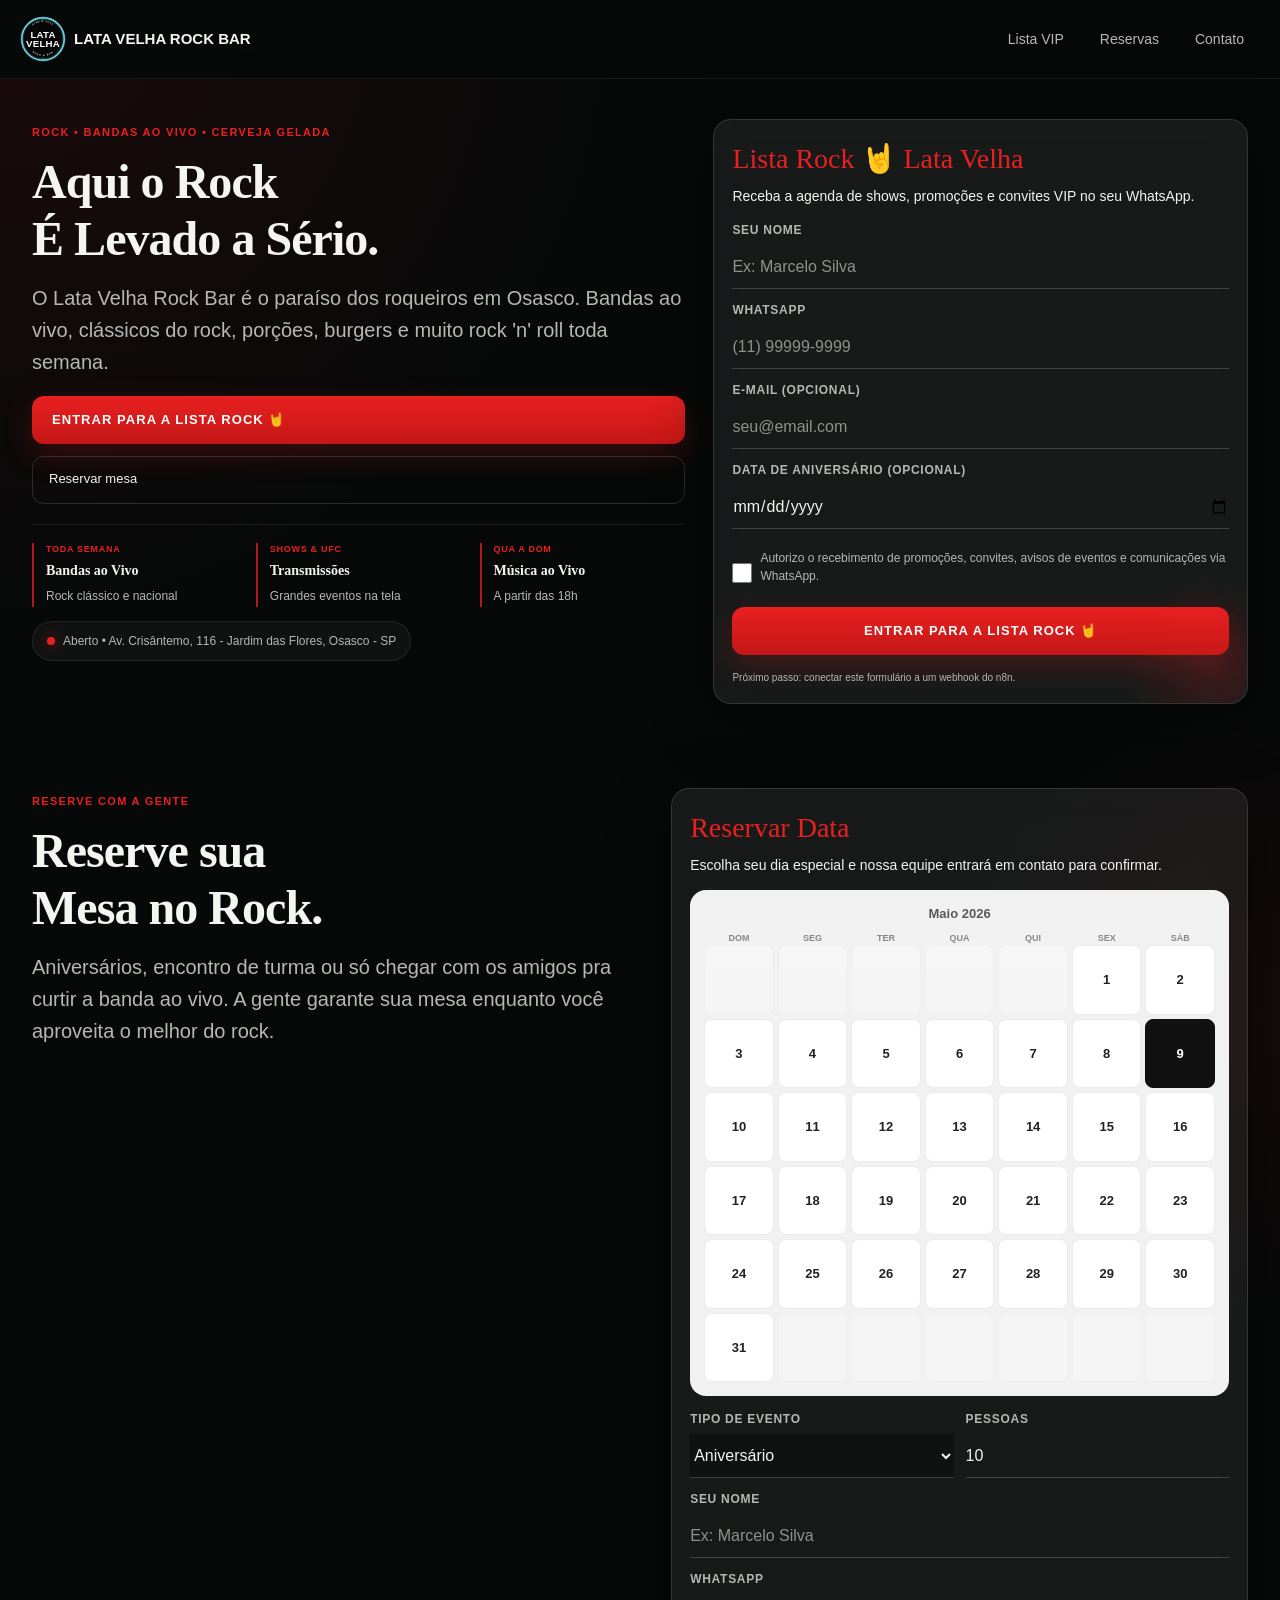
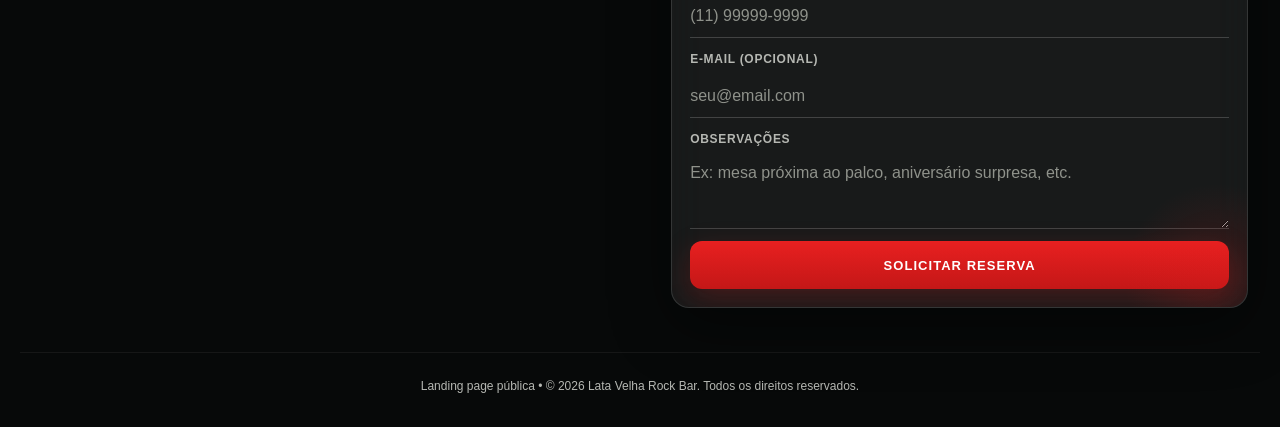
<file: index.html>
﻿<!DOCTYPE html>
<html lang="pt-BR">
<head>
  <meta charset="UTF-8">
  <meta name="viewport" content="width=device-width, initial-scale=1.0, viewport-fit=cover">
  <meta name="apple-mobile-web-app-capable" content="yes">
  <meta name="apple-mobile-web-app-status-bar-style" content="black-translucent">
  <title>Lata Velha Rock Bar - Osasco</title>
  <style>
    :root {
      --bg: #070909;
      --card: rgba(255, 255, 255, 0.07);
      --card-border: rgba(255, 255, 255, 0.12);
      --text: #f4f4f0;
      --muted: #b6b8b3;
      --accent: #e82020;
      --accent-dark: #c41717;
      --shadow: 0 18px 60px rgba(0, 0, 0, 0.45);
      --radius: 24px;
      --max: 1240px;
    }

    * {
      box-sizing: border-box;
      margin: 0;
      padding: 0;
    }

    html {
      scroll-behavior: smooth;
    }

    body {
      font-family: -apple-system, BlinkMacSystemFont, "Segoe UI", Helvetica, Arial, sans-serif;
      background: radial-gradient(circle at top left, rgba(232, 32, 32, 0.09), transparent 26%),
                  radial-gradient(circle at right center, rgba(232, 32, 32, 0.06), transparent 20%),
                  var(--bg);
      color: var(--text);
      font-size: 16px;
      line-height: 1.5;
      -webkit-font-smoothing: antialiased;
      -moz-osx-font-smoothing: grayscale;
    }

    a {
      color: inherit;
      text-decoration: none;
    }

    .container {
      width: calc(100% - 24px);
      max-width: var(--max);
      margin: 0 auto;
      padding: 0 12px;
    }

    /* NAVIGATION */
    .nav {
      position: sticky;
      top: 0;
      z-index: 30;
      backdrop-filter: blur(14px);
      background: rgba(7, 9, 9, 0.95);
      border-bottom: 1px solid rgba(255, 255, 255, 0.06);
    }

    .nav-inner {
      display: flex;
      flex-direction: column;
      gap: 12px;
      padding: 14px 0;
      align-items: center;
    }

    .brand {
      display: flex;
      align-items: center;
      gap: 8px;
      font-weight: 700;
      font-size: 15px;
    }

    .brand-badge {
      width: 46px;
      height: 46px;
      border-radius: 50%;
      cursor: pointer;
      user-select: none;
      display: block;
      flex-shrink: 0;
    }

    .nav-links {
      display: flex;
      gap: 6px;
      align-items: center;
    }

    .nav-links a {
      text-align: center;
      font-size: 13px;
      padding: 8px 14px;
      color: var(--muted);
      transition: color 0.2s;
      border-radius: 8px;
      white-space: nowrap;
    }

    .nav-links a:hover {
      color: var(--text);
    }

    /* BUTTONS */
    .btn-primary,
    .btn-outline,
    button,
    input[type=submit] {
      border: none;
      cursor: pointer;
      transition: 0.2s ease;
      font: inherit;
      border-radius: 12px;
      min-height: 48px;
      min-width: 48px;
      -webkit-tap-highlight-color: transparent;
    }

    .btn-primary,
    input[type=submit] {
      background: linear-gradient(180deg, var(--accent), var(--accent-dark));
      color: #ffffff;
      font-weight: 800;
      letter-spacing: 0.08em;
      text-transform: uppercase;
      padding: 14px 20px;
      font-size: 13px;
      box-shadow: 0 10px 30px rgba(232, 32, 32, 0.22);
      display: block;
      width: 100%;
      text-decoration: none;
    }

    .btn-outline {
      background: transparent;
      color: var(--text);
      border: 1px solid rgba(255, 255, 255, 0.14);
      padding: 12px 16px;
      font-size: 13px;
      display: block;
      width: 100%;
      text-decoration: none;
    }

    /* HERO */
    .hero {
      padding: 24px 0;
    }

    .hero-grid {
      display: grid;
      grid-template-columns: 1fr;
      gap: 20px;
    }

    .eyebrow {
      display: inline-block;
      color: var(--accent);
      font-size: 11px;
      letter-spacing: 0.12em;
      text-transform: uppercase;
      margin-bottom: 12px;
      font-weight: 800;
    }

    .hero h1 {
      font-family: Georgia, "Times New Roman", serif;
      font-size: 28px;
      line-height: 1.2;
      margin: 0 0 14px;
      letter-spacing: -0.02em;
    }

    .hero p.lead {
      font-size: 16px;
      line-height: 1.6;
      color: var(--muted);
      margin: 0 0 18px;
    }

    .feature-strip {
      display: grid;
      grid-template-columns: 1fr;
      gap: 14px;
      margin-top: 20px;
      padding-top: 18px;
      border-top: 1px solid rgba(255, 255, 255, 0.08);
    }

    .feature-item {
      padding-left: 12px;
      border-left: 2px solid rgba(232, 32, 32, 0.75);
    }

    .feature-item small {
      display: block;
      color: var(--accent);
      text-transform: uppercase;
      letter-spacing: 0.08em;
      font-size: 9px;
      font-weight: 800;
      margin-bottom: 4px;
    }

    .feature-item strong {
      display: block;
      font-family: Georgia, serif;
      font-size: 14px;
      margin-bottom: 2px;
    }

    .feature-item span {
      color: var(--muted);
      font-size: 12px;
    }

    /* CARDS */
    .glass-card {
      background: var(--card);
      border: 1px solid var(--card-border);
      box-shadow: var(--shadow);
      border-radius: 18px;
      backdrop-filter: blur(18px);
      padding: 18px;
      position: relative;
      overflow: hidden;
    }

    .glass-card::after {
      content: "";
      position: absolute;
      inset: auto -80px -80px auto;
      width: 220px;
      height: 220px;
      background: radial-gradient(circle, rgba(232, 32, 32, 0.16), transparent 60%);
      pointer-events: none;
    }

    .card-title {
      font-family: Georgia, serif;
      color: var(--accent);
      font-size: 20px;
      margin: 0 0 6px;
      font-weight: normal;
    }

    .card-copy {
      color: var(--text);
      font-size: 14px;
      line-height: 1.5;
      margin: 0 0 14px;
    }

    /* FORMS */
    .form-grid {
      display: grid;
      gap: 12px;
    }

    label {
      display: grid;
      gap: 6px;
      font-size: 10px;
      color: var(--muted);
      text-transform: uppercase;
      letter-spacing: 0.06em;
      font-weight: 800;
    }

    input,
    select,
    textarea {
      width: 100%;
      background: transparent;
      border: none;
      border-bottom: 1px solid rgba(255, 255, 255, 0.18);
      color: var(--text);
      padding: 10px 0;
      outline: none;
      font-size: 15px;
      font-family: inherit;
      min-height: 44px;
    }

    select {
      background: #0f1211;
    }

    select option {
      background: #0f1211;
      color: var(--text);
    }

    input::placeholder,
    textarea::placeholder {
      color: #8f928b;
    }

    input:focus,
    select:focus,
    textarea:focus {
      border-bottom-color: var(--accent);
    }

    .helper {
      color: var(--muted);
      font-size: 10px;
      line-height: 1.4;
      margin-top: 4px;
    }

    .form-footer {
      display: grid;
      gap: 12px;
      margin-top: 8px;
    }

    .checkbox {
      display: flex;
      gap: 8px;
      align-items: flex-start;
      color: var(--muted);
      font-size: 12px;
      line-height: 1.5;
      text-transform: none;
      letter-spacing: 0;
      font-weight: 500;
    }

    .checkbox input {
      width: 20px;
      height: 20px;
      margin-top: 2px;
      accent-color: var(--accent);
      cursor: pointer;
      flex-shrink: 0;
    }

    /* SECTION */
    .section {
      padding: 28px 0;
    }

    .split {
      display: grid;
      grid-template-columns: 1fr;
      gap: 20px;
    }

    .section h2 {
      font-family: Georgia, "Times New Roman", serif;
      font-size: 28px;
      line-height: 1.2;
      margin: 0 0 14px;
      letter-spacing: -0.02em;
    }

    .section p.lead {
      font-size: 16px;
      line-height: 1.6;
      color: var(--muted);
      margin: 0 0 18px;
    }

    /* CALENDAR */
    .calendar-box {
      background: rgba(255, 255, 255, 0.94);
      color: #171717;
      border-radius: 16px;
      padding: 14px;
      margin-bottom: 14px;
    }

    .calendar-head,
    .calendar-week,
    .calendar-grid {
      display: grid;
      grid-template-columns: repeat(7, 1fr);
      gap: 4px;
      text-align: center;
    }

    .calendar-title {
      grid-column: 1 / -1;
      font-weight: 700;
      color: #5a5a5a;
      margin-bottom: 8px;
      font-size: 13px;
    }

    .calendar-week div {
      font-size: 9px;
      color: #888;
      text-transform: uppercase;
      font-weight: 600;
    }

    .calendar-grid button {
      aspect-ratio: 1;
      border-radius: 8px;
      border: 1px solid #ececec;
      background: white;
      color: #222;
      font-size: 13px;
      cursor: pointer;
      transition: 0.2s;
      min-height: 0;
      min-width: 0;
      width: 100%;
      font-weight: 600;
      padding: 0;
    }

    .calendar-grid button:disabled {
      opacity: 0.3;
      cursor: not-allowed;
    }

    .calendar-grid button.selected {
      background: #111;
      color: white;
      border-color: #111;
    }

    .two-cols {
      display: grid;
      grid-template-columns: 1fr;
      gap: 12px;
    }

    /* STATUS BAR */
    .status-bar {
      display: inline-flex;
      gap: 8px;
      align-items: center;
      border: 1px solid rgba(255, 255, 255, 0.08);
      background: rgba(255, 255, 255, 0.04);
      padding: 10px 14px;
      border-radius: 999px;
      margin-top: 14px;
      color: var(--muted);
      font-size: 12px;
      flex-wrap: wrap;
    }

    .mesa-access {
      display: none;
      margin: 16px auto 0;
      padding: 12px 14px;
      border: 1px solid rgba(232, 32, 32, 0.28);
      border-radius: 12px;
      background: rgba(232, 32, 32, 0.1);
      color: #d7f8e4;
      font-size: 13px;
      line-height: 1.4;
    }

    .mesa-access strong {
      color: var(--accent);
    }

    .dot {
      width: 8px;
      height: 8px;
      border-radius: 50%;
      background: var(--accent);
      box-shadow: 0 0 16px rgba(232, 32, 32, 0.7);
      flex-shrink: 0;
    }

    .success-message {
      display: none;
      margin-top: 12px;
      padding: 12px 14px;
      border-radius: 12px;
      background: rgba(232, 32, 32, 0.12);
      border: 1px solid rgba(232, 32, 32, 0.35);
      color: #c8f7da;
      font-size: 13px;
      line-height: 1.5;
    }

    .footer {
      padding: 24px 0 32px;
      color: var(--muted);
      font-size: 12px;
      text-align: center;
      border-top: 1px solid rgba(255, 255, 255, 0.06);
    }

    /* TABLET 640px+ */
    @media (min-width: 640px) {
      .nav-inner {
        flex-direction: row;
        justify-content: space-between;
        gap: 20px;
        padding: 16px 0;
      }

      .nav-links {
        gap: 4px;
      }

      .nav-links a {
        padding: 8px 16px;
        font-size: 14px;
      }

      .btn-primary,
      .btn-outline,
      button,
      input[type=submit] {
        width: auto;
        display: inline-block;
      }

      .hero {
        padding: 40px 0;
      }

      .hero-grid {
        grid-template-columns: 1.1fr 0.9fr;
        gap: 28px;
      }

      .hero h1,
      .section h2 {
        font-size: 36px;
      }

      .hero p.lead,
      .section p.lead {
        font-size: 18px;
      }

      .feature-strip {
        grid-template-columns: repeat(3, 1fr);
        gap: 18px;
      }

      .section {
        padding: 44px 0;
      }

      .split {
        grid-template-columns: 1fr 0.95fr;
        gap: 32px;
      }

      .two-cols {
        grid-template-columns: 1fr 1fr;
      }

      .card-title {
        font-size: 24px;
      }

      .calendar-grid button {
        min-height: 40px;
      }
    }

    /* DESKTOP 1100px+ */
    @media (min-width: 1100px) {
      .hero h1,
      .section h2 {
        font-size: 48px;
      }

      .hero p.lead,
      .section p.lead {
        font-size: 20px;
      }

      .card-title {
        font-size: 28px;
      }

      label {
        font-size: 12px;
      }

      input,
      select,
      textarea {
        font-size: 16px;
      }
    }
  </style>
</head>
<body>
  <header class="nav">
    <div class="container nav-inner">
      <div class="brand">
        <img src="logo.svg" alt="Lata Velha Rock Bar" class="brand-badge">
        <div>LATA VELHA ROCK BAR</div>
      </div>
      <nav class="nav-links">
        <a href="#lista-vip">Lista VIP</a>
        <a href="#reservas">Reservas</a>
        <a href="#contato">Contato</a>
      </nav>
    </div>
  </header>

  <main>
    <div class="container">
      <div class="mesa-access" id="mesaAccess"></div>
    </div>

    <section class="hero">
      <div class="container hero-grid">
        <div>
          <div class="eyebrow">Rock • Bandas ao Vivo • Cerveja Gelada</div>
          <h1>Aqui o Rock<br>É Levado a Sério.</h1>
          <p class="lead">
            O Lata Velha Rock Bar é o paraíso dos roqueiros em Osasco. Bandas ao vivo,
            clássicos do rock, porções, burgers e muito rock 'n' roll toda semana.
          </p>
          <div style="display: grid; grid-template-columns: 1fr; gap: 12px;">
            <a class="btn-primary" href="#lista-vip">Entrar para a Lista Rock 🤘</a>
            <a class="btn-outline" href="#reservas">Reservar mesa</a>
          </div>
          <div class="feature-strip">
            <div class="feature-item"><small>Toda Semana</small><strong>Bandas ao Vivo</strong><span>Rock clássico e nacional</span></div>
            <div class="feature-item"><small>Shows & UFC</small><strong>Transmissões</strong><span>Grandes eventos na tela</span></div>
            <div class="feature-item"><small>Qua a Dom</small><strong>Música ao Vivo</strong><span>A partir das 18h</span></div>
          </div>
          <div class="status-bar"><span class="dot"></span>Aberto • Av. Crisântemo, 116 - Jardim das Flores, Osasco - SP</div>
        </div>
        <div id="lista-vip" class="glass-card">
          <div class="card-title">Lista Rock 🤘 Lata Velha</div>
          <div class="card-copy">Receba a agenda de shows, promoções e convites VIP no seu WhatsApp.</div>
          <form class="form-grid" id="vipForm">
            <label>Seu nome<input type="text" name="nome" placeholder="Ex: Marcelo Silva" required></label>
            <label>WhatsApp<input type="tel" name="whatsapp" placeholder="(11) 99999-9999" required></label>
            <label>E-mail (opcional)<input type="email" name="email" placeholder="seu@email.com"></label>
            <label>Data de aniversário (opcional)<input type="date" name="aniversario"></label>
            <div class="form-footer">
              <label class="checkbox"><input type="checkbox" required><span>Autorizo o recebimento de promoções, convites, avisos de eventos e comunicações via WhatsApp.</span></label>
              <button class="btn-primary" type="submit">Entrar para a Lista Rock 🤘</button>
              <div class="helper">Próximo passo: conectar este formulário a um webhook do n8n.</div>
            </div>
          </form>
          <div class="success-message" id="vipSuccess">✅ Cadastro enviado com sucesso! Você está na lista VIP e verá os dados na área do proprietário.</div>
        </div>
      </div>
    </section>

    <section id="reservas" class="section">
      <div class="container split">
        <div>
          <div class="eyebrow">Reserve com a gente</div>
          <h2>Reserve sua<br>Mesa no Rock.</h2>
          <p class="lead">Aniversários, encontro de turma ou só chegar com os amigos pra curtir a banda ao vivo. A gente garante sua mesa enquanto você aproveita o melhor do rock.</p>
        </div>
        <div class="glass-card">
          <div class="card-title">Reservar Data</div>
          <div class="card-copy">Escolha seu dia especial e nossa equipe entrará em contato para confirmar.</div>
          <div class="calendar-box">
            <div class="calendar-head"><div class="calendar-title">Maio 2026</div></div>
            <div class="calendar-week"><div>Dom</div><div>Seg</div><div>Ter</div><div>Qua</div><div>Qui</div><div>Sex</div><div>Sáb</div></div>
            <div class="calendar-grid" id="calendarGrid"></div>
          </div>
          <form class="form-grid" id="reserveForm">
            <div class="two-cols">
              <label>Tipo de evento<select name="tipo"><option>Aniversário</option><option>Evento corporativo</option><option>Encontro com amigos</option><option>Comemoração especial</option></select></label>
              <label>Pessoas<input type="number" name="pessoas" min="2" max="60" value="10" required></label>
            </div>
            <label>Seu nome<input type="text" name="nome" placeholder="Ex: Marcelo Silva" required></label>
            <label>WhatsApp<input type="tel" name="whatsapp" placeholder="(11) 99999-9999" required></label>
            <label>E-mail (opcional)<input type="email" name="email" placeholder="seu@email.com"></label>
            <label>Observações<textarea name="obs" rows="3" placeholder="Ex: mesa próxima ao palco, aniversário surpresa, etc."></textarea></label>
            <button class="btn-primary" type="submit">Solicitar reserva</button>
            <div class="success-message" id="reserveSuccess">✅ Reserva solicitada com sucesso! Você pode acompanhar na área do proprietário.</div>
          </form>
        </div>
      </div>
    </section>
  </main>

  <footer id="contato" class="footer container">
    Landing page pública • © 2026 Lata Velha Rock Bar. Todos os direitos reservados.
  </footer>

  <script>
    let selectedDate = 9;

    function getMesaAtual() {
      const params = new URLSearchParams(window.location.search);
      const mesaParam = params.get('mesa');
      if (mesaParam) {
        const mesaLimpa = mesaParam.trim().replace(/[^\w-]/g, '').slice(0, 12);
        if (mesaLimpa) {
          return mesaLimpa;
        }
      }
      return '';
    }

    document.addEventListener('DOMContentLoaded', function () {
      const calendarGrid = document.getElementById('calendarGrid');
      const mesaAtual = getMesaAtual();

      if (mesaAtual) {
        const mesaAccess = document.getElementById('mesaAccess');
        mesaAccess.innerHTML = `<strong>Mesa ${mesaAtual}</strong> identificada pelo QR Code. Você pode entrar na Lista Rock ou solicitar uma reserva por aqui.`;
        mesaAccess.style.display = 'block';
      }

      if (calendarGrid) {
        const totalDays = 42, startOffset = 5; // Maio 2026: começa na 6ª feira (offset 5), 31 dias
        for (let i = 0; i < totalDays; i++) {
          const btn = document.createElement('button');
          const dayNumber = i - startOffset + 1;
          if (i < startOffset || dayNumber > 31) {
            btn.disabled = true;
            btn.style.opacity = '.35';
            btn.textContent = '';
          } else {
            btn.textContent = dayNumber;
            if (dayNumber === selectedDate) btn.classList.add('selected');
            btn.addEventListener('click', () => {
              document.querySelectorAll('.calendar-grid button').forEach(el => el.classList.remove('selected'));
              btn.classList.add('selected');
              selectedDate = dayNumber;
            });
          }
          calendarGrid.appendChild(btn);
        }
      }
    });
  </script>

  <!-- Acesso proprietário: 5 cliques no badge VIP -->
  <script>
    (function () {
      let clicks = 0, timer;
      document.querySelector('.brand-badge').addEventListener('click', function () {
        clicks++;
        clearTimeout(timer);
        timer = setTimeout(function () { clicks = 0; }, 2000);
        if (clicks >= 5) { window.location.href = 'login.html'; }
      });
    })();
  </script>

  <!-- Supabase Integration -->
  <script>
    // ─── Configuração Supabase ───────────────────────────────────────────────
    const SUPABASE_URL = 'https://qebukjatbszmuwoalzjx.supabase.co/rest/v1';
    const SUPABASE_ANON_KEY = 'eyJhbGciOiJIUzI1NiIsInR5cCI6IkpXVCJ9.eyJpc3MiOiJzdXBhYmFzZSIsInJlZiI6InFlYnVramF0YnN6bXV3b2Fsemp4Iiwicm9sZSI6ImFub24iLCJpYXQiOjE3NzgxODc2ODUsImV4cCI6MjA5Mzc2MzY4NX0.ZRgQ74fuGz0hJ1YmcyOFjnHGmuUn2dnBVq2__-_uslw';

    async function supabaseInsert(table, data) {
      const response = await fetch(`${SUPABASE_URL}/${table}`, {
        method: 'POST',
        headers: {
          'Content-Type': 'application/json',
          'apikey': SUPABASE_ANON_KEY,
          'Authorization': `Bearer ${SUPABASE_ANON_KEY}`,
          'Prefer': 'return=minimal'
        },
        body: JSON.stringify(data)
      });
      if (!response.ok) {
        const err = await response.text();
        throw new Error(err);
      }
      return true;
    }
    // ────────────────────────────────────────────────────────────────────────

    // Integrar VIP Form com Supabase
    document.addEventListener('DOMContentLoaded', () => {
      const vipForm = document.getElementById('vipForm');
      if (vipForm) {
        vipForm.addEventListener('submit', async (e) => {
          e.preventDefault();
          const formData = new FormData(vipForm);
          const nome = formData.get('nome');
          const whatsapp = formData.get('whatsapp');
          const email = formData.get('email') || null;
          const aniversario = formData.get('aniversario') || null;
          try {
            await supabaseInsert('lista_vip', { nome, whatsapp, email, aniversario });
            console.log('✅ VIP cadastrado no Supabase');
            document.getElementById('vipSuccess').style.display = 'block';
            vipForm.reset();
            setTimeout(() => { document.getElementById('vipSuccess').style.display = 'none'; }, 5000);
          } catch (err) {
            console.error('Erro ao cadastrar VIP:', err);
            alert('Erro ao enviar cadastro. Tente novamente.');
          }
        });
      }
    });

    // Integrar Reserve Form com Supabase
    document.addEventListener('DOMContentLoaded', () => {
      const reserveForm = document.getElementById('reserveForm');
      if (reserveForm) {
        reserveForm.addEventListener('submit', async (e) => {
          e.preventDefault();
          const formData = new FormData(reserveForm);
          const nome = formData.get('nome');
          const whatsapp = formData.get('whatsapp');
          const email = formData.get('email') || null;
          const tipo_evento = formData.get('tipo');
          const pessoas = parseInt(formData.get('pessoas'));
          const observacoes = formData.get('obs') || null;
          if (!selectedDate) { alert('Selecione uma data no calendário.'); return; }
          const mm = '05';
          const dd = String(selectedDate).padStart(2, '0');
          const data_evento = `2026-${mm}-${dd}`;
          try {
            await supabaseInsert('reservas', { nome, whatsapp, email, tipo_evento, pessoas, data_evento, observacoes });
            console.log('✅ Reserva cadastrada no Supabase');
            document.getElementById('reserveSuccess').style.display = 'block';
            reserveForm.reset();
            setTimeout(() => { document.getElementById('reserveSuccess').style.display = 'none'; }, 5000);
          } catch (err) {
            console.error('Erro ao enviar reserva:', err);
            alert('Erro ao enviar reserva. Tente novamente.');
          }
        });
      }
    });
  </script>
</body>
</html>
</file>
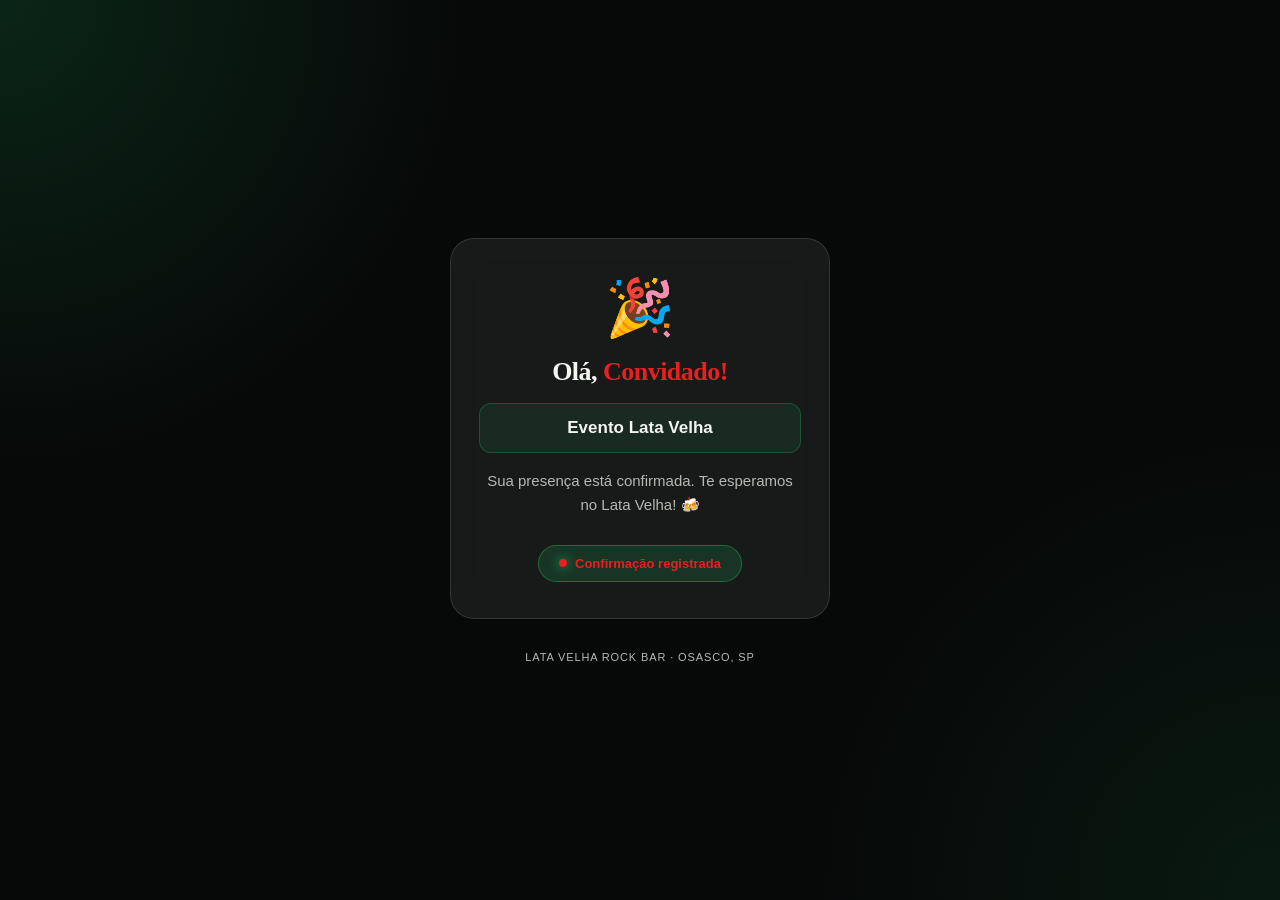
<file: confirmar.html>
﻿<!DOCTYPE html>
<html lang="pt-BR">
<head>
  <meta charset="UTF-8">
  <meta name="viewport" content="width=device-width, initial-scale=1.0">
  <title>Confirmação de Presença - Lata Velha</title>
  <style>
    :root {
      --bg: #070909;
      --accent: #e82020;
      --accent-dark: #c41717;
      --text: #f4f4f0;
      --muted: #b6b8b3;
    }
    * { box-sizing: border-box; margin: 0; padding: 0; }
    body {
      font-family: -apple-system, BlinkMacSystemFont, "Segoe UI", sans-serif;
      background: radial-gradient(circle at top left, rgba(34,242,122,0.12), transparent 30%),
                  radial-gradient(circle at bottom right, rgba(34,242,122,0.07), transparent 30%),
                  var(--bg);
      color: var(--text);
      min-height: 100vh;
      display: flex;
      flex-direction: column;
      align-items: center;
      justify-content: center;
      padding: 24px;
      text-align: center;
    }
    .card {
      background: rgba(255,255,255,0.07);
      border: 1px solid rgba(255,255,255,0.12);
      border-radius: 24px;
      padding: 36px 28px;
      max-width: 380px;
      width: 100%;
      backdrop-filter: blur(18px);
    }
    .icon {
      font-size: 56px;
      margin-bottom: 16px;
      display: block;
    }
    h1 {
      font-family: Georgia, serif;
      font-size: 26px;
      margin-bottom: 10px;
      letter-spacing: -0.02em;
    }
    .highlight { color: var(--accent); }
    p {
      color: var(--muted);
      font-size: 15px;
      line-height: 1.6;
      margin-bottom: 8px;
    }
    .event-name {
      font-size: 17px;
      font-weight: 700;
      color: var(--text);
      margin: 16px 0;
      padding: 14px;
      background: rgba(34,242,122,0.08);
      border: 1px solid rgba(34,242,122,0.2);
      border-radius: 12px;
    }
    .status-ok {
      display: inline-flex;
      align-items: center;
      gap: 8px;
      background: rgba(34,242,122,0.12);
      border: 1px solid rgba(34,242,122,0.3);
      color: var(--accent);
      padding: 10px 20px;
      border-radius: 999px;
      font-size: 13px;
      font-weight: 700;
      margin-top: 20px;
    }
    .dot {
      width: 8px; height: 8px;
      border-radius: 50%;
      background: var(--accent);
      box-shadow: 0 0 12px rgba(34,242,122,0.8);
    }
    .brand {
      margin-top: 32px;
      font-size: 11px;
      color: var(--muted);
      letter-spacing: 0.08em;
      text-transform: uppercase;
    }
    .already {
      color: var(--muted);
      font-size: 13px;
      margin-top: 16px;
      padding: 12px;
      border-radius: 10px;
      background: rgba(255,255,255,0.04);
    }
  </style>
</head>
<body>
  <div class="card">
    <span class="icon" id="pageIcon">🎉</span>
    <h1 id="pageTitle">Presença <span class="highlight">Confirmada!</span></h1>
    <div class="event-name" id="eventName">Carregando...</div>
    <p id="pageMsg">Estamos te esperando!</p>
    <div class="status-ok" id="statusOk" style="display:none;">
      <span class="dot"></span> Confirmação registrada
    </div>
    <div class="already" id="alreadyMsg" style="display:none;">
      Você já havia confirmado presença anteriormente.
    </div>
  </div>
  <div class="brand">Lata Velha Rock Bar · Osasco, SP</div>

  <script>
    const params = new URLSearchParams(location.search);
    const cId = params.get('c');   // campaign id
    const tel = params.get('t');   // phone (encoded)
    const nome = params.get('n') ? decodeURIComponent(params.get('n')) : 'Convidado';

    // Recuperar dados da campanha
    let eventName = 'Evento Lata Velha';
    try {
      const campanhas = JSON.parse(localStorage.getItem('campanhas') || '[]');
      const camp = campanhas.find(c => String(c.id) === String(cId));
      if (camp) eventName = camp.titulo;
    } catch(e) {}

    document.getElementById('eventName').textContent = eventName;
    document.getElementById('pageTitle').innerHTML = `Olá, <span class="highlight">${nome}!</span>`;
    document.getElementById('pageMsg').textContent = 'Sua presença está confirmada. Te esperamos no Lata Velha! 🍻';

    // Registrar confirmação
    const key = 'confirmacoes';
    const confirmacoes = JSON.parse(localStorage.getItem(key) || '[]');
    const jaConfirmou = confirmacoes.some(c => c.cId === cId && c.tel === tel);

    if (jaConfirmou) {
      document.getElementById('pageIcon').textContent = '✅';
      document.getElementById('alreadyMsg').style.display = 'block';
    } else {
      confirmacoes.push({
        cId,
        tel,
        nome,
        data: new Date().toLocaleDateString('pt-BR'),
        hora: new Date().toLocaleTimeString('pt-BR', { hour: '2-digit', minute: '2-digit' })
      });
      localStorage.setItem(key, JSON.stringify(confirmacoes));
      document.getElementById('statusOk').style.display = 'inline-flex';
    }

    // Enviar para n8n se configurado
    try {
      const webhookUrl = localStorage.getItem('n8n_webhook_base_url');
      if (webhookUrl) {
        fetch(webhookUrl + '/confirmacao', {
          method: 'POST',
          headers: { 'Content-Type': 'application/json' },
          body: JSON.stringify({ cId, tel, nome, eventName, timestamp: new Date().toISOString() })
        }).catch(() => {});
      }
    } catch(e) {}
  </script>
</body>
</html>
</file>
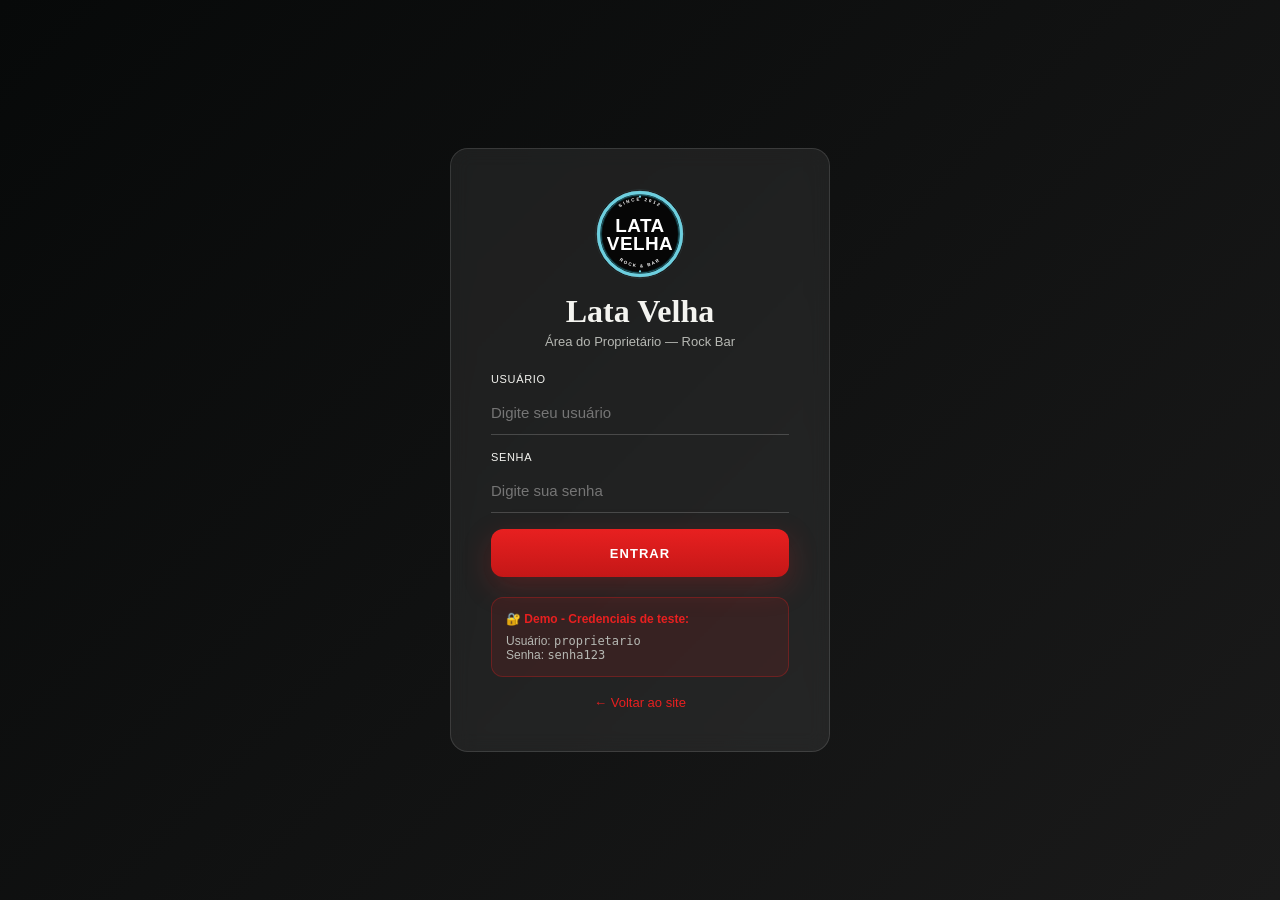
<file: login.html>
﻿<!DOCTYPE html>
<html lang="pt-BR">
<head>
  <meta charset="UTF-8">
  <meta name="viewport" content="width=device-width, initial-scale=1.0, viewport-fit=cover">
  <title>Login - Área do Proprietário</title>
  <style>
    :root {
      --bg: #070909;
      --text: #f4f4f0;
      --muted: #b6b8b3;
      --accent: #e82020;
      --accent-dark: #c41717;
    }

    * {
      box-sizing: border-box;
      margin: 0;
      padding: 0;
    }

    html {
      scroll-behavior: smooth;
    }

    body {
      font-family: -apple-system, BlinkMacSystemFont, "Segoe UI", Helvetica, Arial, sans-serif;
      background: linear-gradient(135deg, var(--bg) 0%, #1a1a1a 100%);
      color: var(--text);
      display: grid;
      place-items: center;
      min-height: 100vh;
      padding: 16px;
    }

    .login-container {
      display: grid;
      place-items: center;
      width: 100%;
    }

    .login-card {
      background: rgba(255, 255, 255, 0.07);
      border: 1px solid rgba(255, 255, 255, 0.12);
      border-radius: 18px;
      padding: 24px;
      width: 100%;
      max-width: 380px;
      backdrop-filter: blur(10px);
    }

    .login-card h1 {
      font-family: Georgia, serif;
      font-size: 24px;
      margin: 0 0 4px;
      text-align: center;
    }

    .login-card .subtitle {
      text-align: center;
      color: var(--muted);
      margin-bottom: 24px;
      font-size: 13px;
    }

    .login-form {
      display: flex;
      flex-direction: column;
      gap: 16px;
    }

    .login-form label {
      display: flex;
      flex-direction: column;
      gap: 6px;
      color: var(--text);
      font-weight: 500;
      font-size: 11px;
      text-transform: uppercase;
      letter-spacing: 0.06em;
    }

    .login-form input {
      background: transparent;
      border: none;
      border-bottom: 1px solid rgba(255, 255, 255, 0.18);
      border-radius: 0;
      padding: 10px 0;
      color: var(--text);
      font-size: 15px;
      transition: 0.2s;
      min-height: 44px;
      font-family: inherit;
    }

    .login-form input:focus {
      outline: none;
      border-bottom-color: var(--accent);
    }

    .login-form button {
      background: linear-gradient(180deg, var(--accent), var(--accent-dark));
      color: #ffffff;
      font-weight: 800;
      letter-spacing: 0.08em;
      text-transform: uppercase;
      padding: 14px;
      border-radius: 12px;
      border: none;
      cursor: pointer;
      box-shadow: 0 10px 30px rgba(232, 32, 32, 0.22);
      transition: 0.2s;
      font-size: 13px;
      min-height: 48px;
      font-family: inherit;
    }

    .login-form button:active {
      transform: scale(0.98);
    }

    .error-message {
      display: none;
      background: rgba(255, 100, 100, 0.1);
      border: 1px solid rgba(255, 100, 100, 0.3);
      border-radius: 12px;
      padding: 12px 14px;
      color: #ff6464;
      font-size: 13px;
      margin-top: -8px;
    }

    .demo-info {
      background: rgba(232, 32, 32, 0.1);
      border: 1px solid rgba(232, 32, 32, 0.3);
      border-radius: 12px;
      padding: 14px;
      margin-top: 20px;
      font-size: 12px;
      color: var(--muted);
    }

    .demo-info strong {
      color: var(--accent);
      display: block;
      margin-bottom: 8px;
    }

    .back-link {
      text-align: center;
      margin-top: 16px;
    }

    .back-link a {
      color: var(--accent);
      text-decoration: none;
      font-size: 13px;
    }

    @media (min-width: 640px) {
      .login-card {
        padding: 40px;
      }

      .login-card h1 {
        font-size: 32px;
      }
    }
  </style>
</head>
<body>
  <div class="login-container">
    <div class="login-card">
      <div style="text-align:center;margin-bottom:10px;">
        <img src="logo.svg" alt="Lata Velha Rock Bar" width="90" height="90" style="border-radius:50%;">
      </div>
      <h1>Lata Velha</h1>
      <div class="subtitle">Área do Proprietário — Rock Bar</div>
      
      <form class="login-form" id="loginForm">
        <label>
          Usuário
          <input type="text" id="username" placeholder="Digite seu usuário" required>
        </label>
        
        <label>
          Senha
          <input type="password" id="password" placeholder="Digite sua senha" required>
        </label>
        
        <div class="error-message" id="errorMessage">Usuário ou senha incorretos</div>
        
        <button type="submit">Entrar</button>
      </form>

      <div class="demo-info">
        <strong>🔐 Demo - Credenciais de teste:</strong>
        Usuário: <code>proprietario</code><br>
        Senha: <code>senha123</code>
      </div>

      <div class="back-link">
        <a href="index.html">← Voltar ao site</a>
      </div>
    </div>
  </div>

  <script src="auth.js"></script>
  <script>
    document.getElementById('loginForm').addEventListener('submit', function(e) {
      e.preventDefault();
      
      const username = document.getElementById('username').value;
      const password = document.getElementById('password').value;
      const errorMessage = document.getElementById('errorMessage');
      
      if (AUTH.login(username, password)) {
        window.location.href = 'proprietario.html';
      } else {
        errorMessage.style.display = 'block';
        document.getElementById('password').value = '';
      }
    });

    // Auto-clear erro quando usuário digita
    document.getElementById('username').addEventListener('input', () => {
      document.getElementById('errorMessage').style.display = 'none';
    });
    document.getElementById('password').addEventListener('input', () => {
      document.getElementById('errorMessage').style.display = 'none';
    });
  </script>
</body>
</html>
</file>
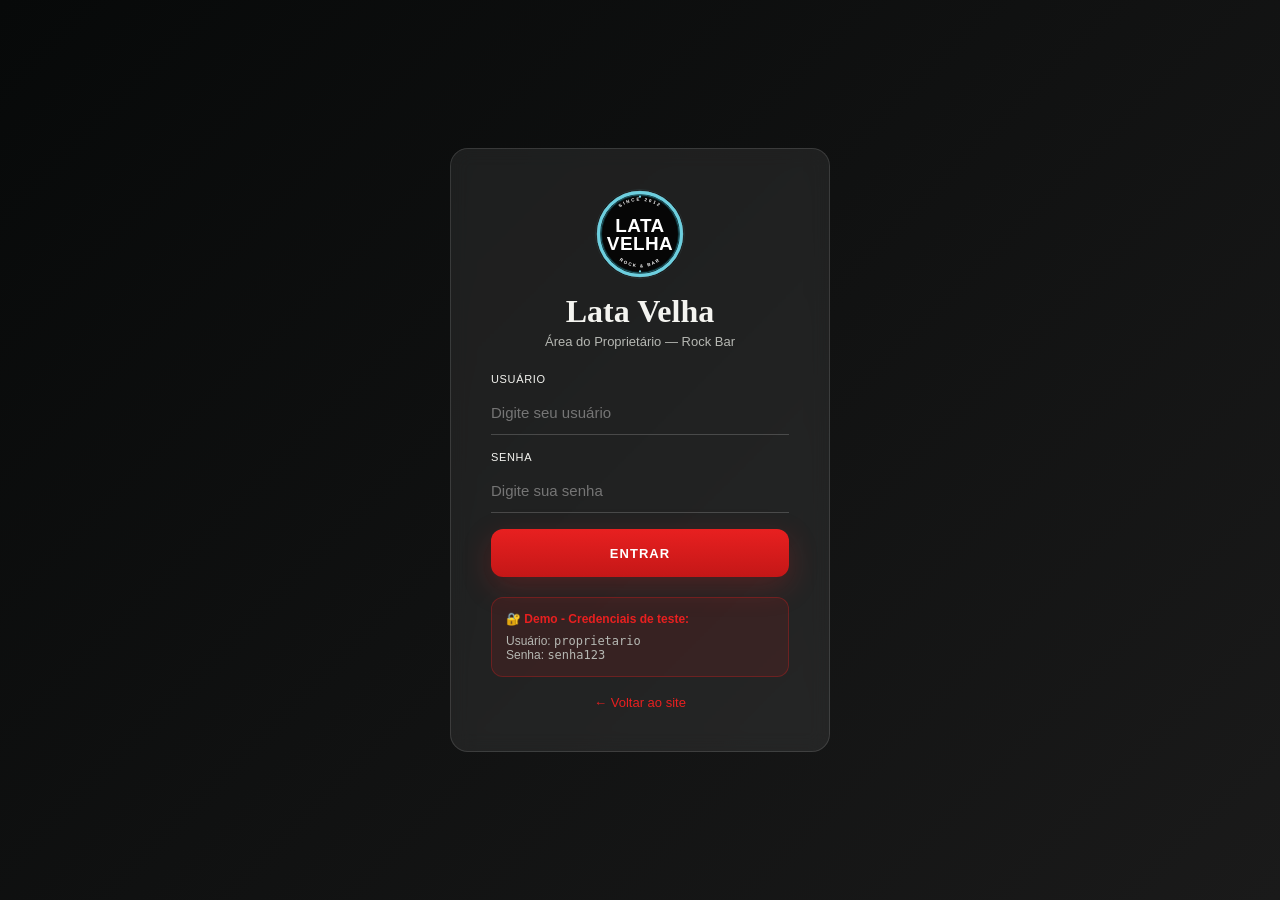
<file: proprietario (6).html>
﻿<!DOCTYPE html>
<html lang="pt-BR">
<head>
  <meta charset="UTF-8">
  <meta name="viewport" content="width=device-width, initial-scale=1.0, viewport-fit=cover">
  <title>Área do Proprietário - Lata Velha Rock Bar</title>
  <style>
    :root {
      --bg: #070909;
      --card: rgba(255, 255, 255, 0.07);
      --card-border: rgba(255, 255, 255, 0.12);
      --text: #f4f4f0;
      --muted: #b6b8b3;
      --accent: #e82020;
      --accent-dark: #c41717;
    }

    * {
      box-sizing: border-box;
      margin: 0;
      padding: 0;
    }

    html {
      scroll-behavior: smooth;
    }

    body {
      font-family: -apple-system, BlinkMacSystemFont, "Segoe UI", Helvetica, Arial, sans-serif;
      background: radial-gradient(circle at top left, rgba(232, 32, 32, 0.09), transparent 26%),
                  radial-gradient(circle at right center, rgba(232, 32, 32, 0.06), transparent 20%),
                  var(--bg);
      color: var(--text);
      font-size: 16px;
      line-height: 1.5;
    }

    a {
      color: inherit;
      text-decoration: none;
    }

    .container {
      width: calc(100% - 24px);
      max-width: 1240px;
      margin: 0 auto;
      padding: 0 12px;
    }

    .nav {
      position: sticky;
      top: 0;
      z-index: 30;
      backdrop-filter: blur(14px);
      background: rgba(7, 9, 9, 0.95);
      border-bottom: 1px solid rgba(255, 255, 255, 0.06);
    }

    .nav-inner {
      display: flex;
      flex-direction: column;
      gap: 12px;
      padding: 14px 0;
      align-items: center;
    }

    .brand {
      display: flex;
      align-items: center;
      gap: 8px;
      font-weight: 700;
      font-size: 15px;
    }

    .brand-badge {
      width: 38px;
      height: 38px;
      border-radius: 50%;
      background: rgba(232, 32, 32, 0.12);
      border: 1px solid rgba(232, 32, 32, 0.35);
      display: grid;
      place-items: center;
      color: var(--accent);
      font-size: 11px;
      font-weight: 800;
    }

    .nav-links {
      display: grid;
      grid-template-columns: 1fr;
      gap: 8px;
      width: 100%;
      max-width: 320px;
    }

    .nav-links a {
      text-align: center;
      font-size: 13px;
      padding: 10px 8px;
      color: var(--muted);
    }

    .header-proprietario {
      display: flex;
      flex-direction: column;
      gap: 14px;
      padding: 16px 0;
      margin-bottom: 24px;
    }

    .header-proprietario h1 {
      margin: 0;
      font-family: Georgia, serif;
      font-size: 24px;
    }

    .header-proprietario > div:first-child p {
      color: var(--muted);
      margin: 4px 0 0;
      font-size: 13px;
    }

    .user-info {
      display: flex;
      align-items: center;
      gap: 12px;
    }

    .user-badge {
      width: 40px;
      height: 40px;
      border-radius: 50%;
      background: linear-gradient(135deg, var(--accent), var(--accent-dark));
      display: grid;
      place-items: center;
      font-weight: 800;
      color: #ffffff;
      font-size: 14px;
      flex-shrink: 0;
    }

    .user-details h3 {
      margin: 0;
      font-size: 13px;
    }

    .user-details p {
      margin: 0;
      font-size: 11px;
      color: var(--muted);
    }

    .btn-logout {
      background: rgba(255, 100, 100, 0.1);
      border: 1px solid rgba(255, 100, 100, 0.3);
      color: #ff6464;
      padding: 10px 16px;
      border-radius: 10px;
      cursor: pointer;
      transition: 0.2s;
      font-size: 12px;
      font-weight: 600;
      min-width: 80px;
    }

    .btn-logout:active {
      background: rgba(255, 100, 100, 0.2);
    }

    .dashboard-grid {
      display: grid;
      grid-template-columns: 1fr;
      gap: 16px;
      margin-bottom: 24px;
    }

    .dashboard-card {
      background: rgba(255, 255, 255, 0.07);
      border: 1px solid rgba(255, 255, 255, 0.12);
      border-radius: 16px;
      padding: 18px;
      backdrop-filter: blur(10px);
    }

    .dashboard-card h3 {
      font-family: Georgia, serif;
      font-size: 24px;
      margin: 0 0 8px;
      color: var(--accent);
    }

    .dashboard-card .stat {
      font-size: 32px;
      font-weight: 800;
      margin: 8px 0;
    }

    .dashboard-card p {
      color: var(--muted);
      margin: 0;
      font-size: 12px;
    }

    .section-proprietario {
      background: rgba(255, 255, 255, 0.07);
      border: 1px solid rgba(255, 255, 255, 0.12);
      border-radius: 16px;
      padding: 18px;
      backdrop-filter: blur(10px);
      margin-bottom: 16px;
    }

    .section-proprietario h2 {
      font-family: Georgia, serif;
      font-size: 18px;
      margin: 0 0 14px;
    }

    .table-responsive {
      overflow-x: auto;
      -webkit-overflow-scrolling: touch;
    }

    table {
      width: 100%;
      border-collapse: collapse;
      font-size: 12px;
    }

    table th {
      background: rgba(232, 32, 32, 0.1);
      padding: 10px 8px;
      text-align: left;
      font-weight: 600;
      border-bottom: 1px solid rgba(255, 255, 255, 0.12);
      color: var(--accent);
      font-size: 10px;
    }

    table td {
      padding: 10px 8px;
      border-bottom: 1px solid rgba(255, 255, 255, 0.06);
    }

    .status-badge {
      display: inline-block;
      padding: 4px 10px;
      border-radius: 16px;
      font-size: 10px;
      font-weight: 600;
    }

    .status-confirmado {
      background: rgba(232, 32, 32, 0.2);
      color: var(--accent);
    }

    .status-pendente {
      background: rgba(255, 200, 0, 0.2);
      color: #ffc800;
    }

    .resumo-bottom {
      display: grid;
      grid-template-columns: 1fr;
      gap: 16px;
      margin-bottom: 24px;
    }

    @media (min-width: 640px) {
      .resumo-bottom {
        grid-template-columns: 1fr 1fr;
      }
    }

    .event-item {
      display: flex;
      align-items: center;
      gap: 12px;
      padding: 10px 0;
      border-bottom: 1px solid rgba(255,255,255,0.06);
    }

    .event-item:last-child { border-bottom: none; }

    .event-date-badge {
      background: rgba(34,242,122,0.12);
      border: 1px solid rgba(34,242,122,0.25);
      border-radius: 8px;
      padding: 6px 10px;
      text-align: center;
      min-width: 44px;
      flex-shrink: 0;
    }

    .event-date-badge .day {
      font-size: 18px;
      font-weight: 800;
      color: var(--accent);
      line-height: 1;
    }

    .event-date-badge .month {
      font-size: 9px;
      color: var(--muted);
      text-transform: uppercase;
      letter-spacing: 0.05em;
    }

    .event-info .event-name {
      font-size: 13px;
      font-weight: 600;
    }

    .event-info .event-meta {
      font-size: 11px;
      color: var(--muted);
      margin-top: 2px;
    }

    .activity-item {
      display: flex;
      align-items: flex-start;
      gap: 10px;
      padding: 10px 0;
      border-bottom: 1px solid rgba(255,255,255,0.06);
    }

    .activity-item:last-child { border-bottom: none; }

    .activity-dot {
      width: 8px;
      height: 8px;
      border-radius: 50%;
      margin-top: 5px;
      flex-shrink: 0;
    }

    .activity-dot.vip { background: var(--accent); }
    .activity-dot.reserva { background: #a78bfa; }

    .activity-info .activity-name {
      font-size: 13px;
      font-weight: 600;
    }

    .activity-info .activity-meta {
      font-size: 11px;
      color: var(--muted);
      margin-top: 2px;
    }

    /* ABAS */
    .tabs {
      display: flex;
      gap: 12px;
      border-bottom: 1px solid rgba(255, 255, 255, 0.06);
      margin-bottom: 24px;
      overflow-x: auto;
      padding-bottom: 12px;
      -webkit-overflow-scrolling: touch;
    }

    .tab-btn {
      background: none;
      border: none;
      color: var(--muted);
      padding: 8px 16px;
      cursor: pointer;
      font-size: 13px;
      font-weight: 500;
      border-bottom: 2px solid transparent;
      transition: 0.2s;
      white-space: nowrap;
    }

    .tab-btn.active {
      color: var(--accent);
      border-bottom-color: var(--accent);
    }

    .tab-btn:hover {
      color: var(--text);
    }

    .tab-content {
      display: none;
    }

    .tab-content.active {
      display: block;
    }

    /* UPLOAD DE IMAGEM */
    .upload-zone {
      border: 2px dashed rgba(255,255,255,0.15);
      border-radius: 12px;
      padding: 20px 16px;
      text-align: center;
      cursor: pointer;
      transition: 0.2s;
      position: relative;
      background: rgba(255,255,255,0.03);
    }
    .upload-zone:hover, .upload-zone.dragover {
      border-color: var(--accent);
      background: rgba(34,242,122,0.05);
    }
    .upload-zone input[type="file"] {
      position: absolute;
      inset: 0;
      opacity: 0;
      cursor: pointer;
      width: 100%;
      height: 100%;
      border: none;
      background: none;
      padding: 0;
      min-height: unset;
    }
    .upload-icon { font-size: 22px; margin-bottom: 6px; }
    .upload-text { color: var(--muted); font-size: 12px; pointer-events: none; }
    .img-preview-wrap { position: relative; display: inline-block; margin-top: 8px; }
    .img-preview { max-height: 110px; border-radius: 8px; display: block; }
    .img-remove {
      position: absolute;
      top: -8px; right: -8px;
      background: rgba(255,80,80,0.9);
      border: none;
      color: white;
      width: 22px; height: 22px;
      border-radius: 50%;
      cursor: pointer;
      font-size: 12px;
      display: grid;
      place-items: center;
    }

    /* PÚBLICO-ALVO */
    .audience-section {
      background: rgba(255,255,255,0.04);
      border: 1px solid rgba(255,255,255,0.1);
      border-radius: 10px;
      padding: 14px;
    }
    .audience-label {
      font-size: 11px;
      font-weight: 700;
      color: var(--muted);
      text-transform: uppercase;
      letter-spacing: 0.06em;
      margin-bottom: 10px;
    }
    .audience-options { display: flex; flex-wrap: wrap; gap: 8px; }
    .audience-opt {
      display: flex;
      align-items: center;
      gap: 6px;
      font-size: 12px;
      font-weight: 500;
      color: var(--text);
      text-transform: none;
      letter-spacing: 0;
      cursor: pointer;
      background: rgba(255,255,255,0.05);
      border: 1px solid rgba(255,255,255,0.1);
      border-radius: 8px;
      padding: 7px 12px;
      transition: 0.15s;
    }
    .audience-opt:has(input:checked) {
      border-color: var(--accent);
      background: rgba(34,242,122,0.1);
      color: var(--accent);
    }
    .audience-opt input[type="radio"] {
      width: 14px; height: 14px;
      min-height: unset;
      accent-color: var(--accent);
      cursor: pointer;
      flex-shrink: 0;
      border: none;
      background: none;
      padding: 0;
    }
    .audience-count { margin-top: 10px; font-size: 11px; color: var(--muted); }
    .audience-count strong { color: var(--accent); }

    /* CONTADOR DE CARACTERES */
    .char-counter { text-align: right; font-size: 10px; color: var(--muted); margin-top: 4px; }
    .char-counter.warn { color: #ffc800; }
    .char-counter.over { color: #ff6464; }

    /* FORMULÁRIO DE CAMPANHA */
    .campaign-form {
      display: grid;
      grid-template-columns: 1fr;
      gap: 14px;
      background: rgba(255, 255, 255, 0.05);
      padding: 20px;
      border-radius: 12px;
      margin-bottom: 24px;
    }

    .campaign-form label {
      display: flex;
      flex-direction: column;
      gap: 6px;
      font-size: 12px;
      font-weight: 600;
    }

    .campaign-form input,
    .campaign-form select,
    .campaign-form textarea {
      background: rgba(255, 255, 255, 0.07);
      border: 1px solid rgba(255, 255, 255, 0.12);
      color: var(--text);
      padding: 10px;
      border-radius: 8px;
      font-family: inherit;
      font-size: 13px;
    }

    .campaign-form select {
      background: #0f1211;
    }

    .campaign-form select option,
    select option {
      background: #0f1211;
      color: #f4f4f0;
    }

    .campaign-form textarea {
      resize: vertical;
      min-height: 80px;
    }

    .campaign-form button {
      background: var(--accent);
      color: #ffffff;
      border: none;
      padding: 12px;
      border-radius: 10px;
      cursor: pointer;
      font-weight: 600;
      font-size: 13px;
      transition: 0.2s;
    }

    .campaign-form button:active {
      background: var(--accent-dark);
    }

    .btn-secondary {
      background: rgba(232, 32, 32, 0.2);
      color: var(--accent);
    }

    /* HISTÓRICO DE CAMPANHAS */
    .campaign-item {
      background: rgba(255, 255, 255, 0.05);
      border: 1px solid rgba(255, 255, 255, 0.12);
      border-radius: 12px;
      padding: 16px;
      margin-bottom: 12px;
    }

    .campaign-header {
      display: flex;
      justify-content: space-between;
      align-items: flex-start;
      gap: 12px;
      margin-bottom: 12px;
    }

    .campaign-title {
      font-weight: 600;
      font-size: 14px;
    }

    .campaign-type {
      display: inline-block;
      background: rgba(232, 32, 32, 0.15);
      color: var(--accent);
      padding: 4px 10px;
      border-radius: 8px;
      font-size: 10px;
      font-weight: 600;
    }

    .campaign-meta {
      display: flex;
      gap: 16px;
      font-size: 11px;
      color: var(--muted);
      margin-bottom: 10px;
    }

    .campaign-content {
      background: rgba(0, 0, 0, 0.2);
      padding: 12px;
      border-radius: 8px;
      font-size: 12px;
      line-height: 1.4;
      margin-bottom: 12px;
    }

    .campaign-actions {
      display: flex;
      gap: 8px;
    }

    .btn-small {
      background: rgba(232, 32, 32, 0.15);
      border: none;
      color: var(--accent);
      padding: 6px 12px;
      border-radius: 6px;
      cursor: pointer;
      font-size: 11px;
      font-weight: 600;
    }

    .btn-delete {
      background: rgba(255, 100, 100, 0.15);
      color: #ff6464;
    }

    .status-enviada {
      background: rgba(232, 32, 32, 0.2);
      color: var(--accent);
      padding: 4px 10px;
      border-radius: 6px;
      font-size: 10px;
    }

    .status-rascunho {
      background: rgba(255, 200, 0, 0.2);
      color: #ffc800;
      padding: 4px 10px;
      border-radius: 6px;
      font-size: 10px;
    }

    @media (min-width: 640px) {
      .campaign-form {
        grid-template-columns: 1fr 1fr;
      }

      .campaign-form label:last-child {
        grid-column: 1 / -1;
      }

      .campaign-form button {
        grid-column: 1 / -1;
      }
    }

    /* MODAL DE PRÉ-VISUALIZAÇÃO */
    .modal-overlay {
      display: none;
      position: fixed;
      top: 0;
      left: 0;
      right: 0;
      bottom: 0;
      background: rgba(0, 0, 0, 0.8);
      z-index: 1000;
      align-items: center;
      justify-content: center;
      backdrop-filter: blur(5px);
    }

    .modal-overlay.active {
      display: flex;
    }

    .modal-content {
      background: var(--bg);
      border: 1px solid rgba(255, 255, 255, 0.12);
      border-radius: 20px;
      padding: 20px;
      width: calc(100% - 40px);
      max-width: 400px;
      max-height: 90vh;
      overflow-y: auto;
      position: relative;
    }

    .modal-close {
      position: absolute;
      top: 12px;
      right: 12px;
      background: rgba(255, 100, 100, 0.1);
      border: none;
      color: #ff6464;
      width: 32px;
      height: 32px;
      border-radius: 50%;
      cursor: pointer;
      font-size: 18px;
      display: grid;
      place-items: center;
    }

    .preview-phone {
      background: linear-gradient(135deg, #1a1a2e, #16213e);
      border: 8px solid #0f0f0f;
      border-radius: 40px;
      padding: 12px;
      box-shadow: 0 20px 60px rgba(0, 0, 0, 0.7);
      aspect-ratio: 9 / 19;
      overflow: hidden;
      display: flex;
      flex-direction: column;
      margin: 20px 0;
    }

    .phone-screen {
      background: #fff;
      border-radius: 32px;
      flex: 1;
      overflow: hidden;
      display: flex;
      flex-direction: column;
      box-shadow: inset 0 0 20px rgba(0, 0, 0, 0.1);
    }

    .phone-header {
      background: #075e54;
      color: white;
      padding: 12px;
      font-size: 13px;
      font-weight: 600;
      display: flex;
      align-items: center;
      gap: 8px;
      border-bottom: 1px solid #ddd;
    }

    .phone-header::before {
      content: "Lata Velha Rock Bar";
      display: block;
    }

    .phone-messages {
      flex: 1;
      overflow-y: auto;
      padding: 12px;
      background: #ecf0f1;
      display: flex;
      flex-direction: column;
      gap: 8px;
      font-size: 12px;
      font-family: -apple-system, BlinkMacSystemFont, "Segoe UI", sans-serif;
      color: #000;
    }

    .message-received {
      background: #fff;
      border-radius: 18px;
      padding: 10px 12px;
      max-width: 85%;
      align-self: flex-start;
      box-shadow: 0 1px 2px rgba(0, 0, 0, 0.1);
      word-wrap: break-word;
      white-space: pre-wrap;
      line-height: 1.4;
    }

    .message-time {
      font-size: 10px;
      color: #888;
      text-align: right;
      padding: 0 12px;
      margin-top: 4px;
    }

    .preview-title {
      text-align: center;
      color: var(--muted);
      font-size: 12px;
      margin-top: 12px;
    }

    .preview-info {
      background: rgba(232, 32, 32, 0.1);
      border-left: 3px solid var(--accent);
      padding: 12px;
      border-radius: 6px;
      font-size: 11px;
      margin-top: 16px;
      color: var(--muted);
    }

    .preview-info strong {
      color: var(--accent);
      display: block;
      margin-bottom: 4px;
    }

    /* INDICADORES */
    .kpi-grid {
      display: grid;
      grid-template-columns: 1fr;
      gap: 16px;
      margin-bottom: 24px;
    }

    .kpi-card {
      background: rgba(255, 255, 255, 0.07);
      border: 1px solid rgba(255, 255, 255, 0.12);
      border-radius: 16px;
      padding: 18px;
      backdrop-filter: blur(10px);
      display: grid;
      grid-template-columns: auto 1fr;
      gap: 16px;
      align-items: center;
    }

    .kpi-icon {
      font-size: 32px;
      display: grid;
      place-items: center;
      width: 60px;
      height: 60px;
      background: rgba(232, 32, 32, 0.1);
      border-radius: 12px;
    }

    .kpi-label {
      font-size: 11px;
      color: var(--muted);
      text-transform: uppercase;
      letter-spacing: 0.5px;
      font-weight: 600;
    }

    .kpi-value {
      font-size: 32px;
      font-weight: 800;
      color: var(--accent);
      margin: 4px 0;
    }

    .kpi-detail {
      font-size: 12px;
      color: var(--muted);
    }

    .indicators-grid {
      display: grid;
      grid-template-columns: 1fr;
      gap: 16px;
      margin-bottom: 24px;
    }

    .chart-container {
      display: grid;
      grid-template-columns: repeat(auto-fit, minmax(80px, 1fr));
      gap: 8px;
      align-items: flex-end;
      height: 200px;
      padding: 12px 0;
    }

    .chart-bar {
      background: linear-gradient(180deg, var(--accent), rgba(232, 32, 32, 0.6));
      border-radius: 8px 8px 0 0;
      position: relative;
      cursor: pointer;
      transition: 0.2s;
      min-height: 20px;
    }

    .chart-bar:hover {
      background: linear-gradient(180deg, var(--accent-dark), var(--accent));
    }

    .chart-label {
      font-size: 9px;
      color: var(--muted);
      text-align: center;
      margin-top: 8px;
      word-break: break-word;
    }

    .chart-tooltip {
      position: absolute;
      bottom: 100%;
      left: 50%;
      transform: translateX(-50%);
      background: rgba(0, 0, 0, 0.8);
      color: var(--accent);
      padding: 4px 8px;
      border-radius: 4px;
      font-size: 10px;
      white-space: nowrap;
      font-weight: 600;
      pointer-events: none;
      opacity: 0;
      transition: opacity 0.2s;
    }

    .chart-bar:hover .chart-tooltip {
      opacity: 1;
    }

    .aniversariante-item {
      background: rgba(255, 255, 255, 0.05);
      border-left: 3px solid var(--accent);
      padding: 12px;
      border-radius: 6px;
      display: flex;
      justify-content: space-between;
      align-items: center;
    }

    .aniversariante-info {
      flex: 1;
    }

    .aniversariante-nome {
      font-weight: 600;
      font-size: 13px;
    }

    .aniversariante-data {
      font-size: 11px;
      color: var(--muted);
      margin-top: 2px;
    }

    .aniversariante-whatsapp {
      font-size: 11px;
      color: var(--accent);
    }

    .insight-item {
      background: rgba(255, 255, 255, 0.05);
      border-left: 3px solid var(--accent);
      padding: 12px;
      border-radius: 6px;
    }

    .insight-title {
      font-weight: 600;
      font-size: 12px;
      color: var(--accent);
      margin-bottom: 4px;
    }

    .insight-text {
      font-size: 12px;
      color: var(--text);
      line-height: 1.4;
    }

    @media (min-width: 640px) {
      .kpi-grid {
        grid-template-columns: repeat(2, 1fr);
      }

      .indicators-grid {
        grid-template-columns: repeat(2, 1fr);
      }

      .kpi-card {
        grid-template-columns: 1fr;
        text-align: center;
      }

      .kpi-icon {
        margin: 0 auto;
      }
    }

    .footer {
      margin-top: 60px;
      padding: 24px 0 32px;
      color: var(--muted);
      font-size: 12px;
      text-align: center;
      border-top: 1px solid rgba(255, 255, 255, 0.06);
    }

    /* AGENDAR ENVIO */
    .sched-grid {
      display: grid;
      grid-template-columns: 1fr;
      gap: 14px;
      margin-top: 14px;
    }
    @media (min-width: 640px) { .sched-grid { grid-template-columns: 1fr 1fr; } }
    .sched-grid label {
      display: flex;
      flex-direction: column;
      gap: 6px;
      font-size: 11px;
      font-weight: 700;
      color: var(--muted);
      text-transform: uppercase;
      letter-spacing: 0.06em;
    }
    .sched-grid input,
    .sched-grid select {
      background: rgba(255,255,255,0.07);
      border: 1px solid rgba(255,255,255,0.12);
      border-radius: 8px;
      color: var(--text);
      font-family: inherit;
      font-size: 13px;
      padding: 10px 12px;
      min-height: 42px;
      transition: .15s;
    }
    .sched-grid input:focus,
    .sched-grid select:focus { outline: none; border-color: var(--accent); }
    .sched-grid select { background: #0f1211; }
    .sched-publico { display: flex; flex-wrap: wrap; gap: 8px; }
    .sched-publico label {
      flex-direction: row;
      align-items: center;
      gap: 6px;
      text-transform: none;
      letter-spacing: 0;
      font-size: 12px;
      font-weight: 500;
      color: var(--text);
      background: rgba(255,255,255,0.05);
      border: 1px solid rgba(255,255,255,0.1);
      border-radius: 8px;
      padding: 7px 12px;
      cursor: pointer;
      transition: .15s;
    }
    .sched-publico label:has(input:checked) {
      border-color: var(--accent);
      background: rgba(232,32,32,0.1);
      color: var(--accent);
    }
    .sched-publico input[type="radio"] {
      accent-color: var(--accent);
      width: 14px; height: 14px; min-height: unset; cursor: pointer;
    }
    .sched-count { font-size: 11px; color: var(--muted); margin-top: 6px; }
    .sched-count strong { color: var(--accent); }
    .sched-btn {
      grid-column: 1 / -1;
      background: linear-gradient(180deg, var(--accent), var(--accent-dark));
      color: #fff; font-weight: 800; font-size: 13px;
      border: none; border-radius: 10px; padding: 13px;
      cursor: pointer; transition: .2s;
    }
    .sched-btn:hover { filter: brightness(1.08); }
    .sched-btn:disabled { opacity: .55; cursor: not-allowed; }

    /* LISTA DE AGENDAMENTOS */
    .agend-item {
      background: rgba(255,255,255,0.05);
      border: 1px solid rgba(255,255,255,0.1);
      border-radius: 10px;
      padding: 14px 16px;
      margin-bottom: 10px;
      display: flex;
      align-items: center;
      justify-content: space-between;
      gap: 12px;
      flex-wrap: wrap;
    }
    .agend-info { flex: 1; min-width: 0; }
    .agend-titulo { font-weight: 700; font-size: 13px; margin-bottom: 4px; }
    .agend-meta { font-size: 11px; color: var(--muted); display: flex; flex-wrap: wrap; gap: 10px; }
    .agend-badge {
      font-size: 10px; font-weight: 700; padding: 3px 10px;
      border-radius: 999px; white-space: nowrap; flex-shrink: 0;
    }
    .agend-badge.agendado  { background: rgba(255,200,0,0.15);  color: #ffc800; border: 1px solid rgba(255,200,0,0.25); }
    .agend-badge.enviado   { background: rgba(232,32,32,0.15);  color: var(--accent); border: 1px solid rgba(232,32,32,0.3); }
    .agend-badge.cancelado { background: rgba(255,100,100,0.12); color: #ff6464; border: 1px solid rgba(255,100,100,0.25); }
    .agend-del {
      background: rgba(255,100,100,0.12);
      border: 1px solid rgba(255,100,100,0.25);
      color: #ff6464; border-radius: 7px;
      padding: 5px 10px; font-size: 11px; cursor: pointer; flex-shrink: 0;
    }

    @media (min-width: 640px) {
      .nav-inner {
        flex-direction: row;
        justify-content: space-between;
        gap: 20px;
        padding: 16px 0;
      }

      .nav-links {
        grid-template-columns: 1fr;
        gap: 8px;
        width: auto;
        max-width: none;
      }

      .header-proprietario {
        flex-direction: row;
        justify-content: space-between;
        align-items: center;
        padding: 20px 0;
      }

      .header-proprietario h1 {
        font-size: 32px;
      }

      .dashboard-grid {
        grid-template-columns: repeat(3, 1fr);
      }

      .section-proprietario h2 {
        font-size: 22px;
      }

      table {
        font-size: 14px;
      }

      table th,
      table td {
        padding: 12px;
      }

    }
  </style>
</head>
<body>
  <header class="nav">
    <div class="container nav-inner">
      <div class="brand">
        <img src="logo.svg" alt="Lata Velha" class="brand-badge" style="width:44px;height:44px;border-radius:50%;cursor:pointer;user-select:none;">
        <div>Lata Velha</div>
      </div>
      <nav class="nav-links">
        <a href="index.html">← Voltar ao site</a>
      </nav>
    </div>
  </header>

  <main>
    <div class="container">
      <div class="header-proprietario">
        <div>
          <h1>Área do Proprietário</h1>
          <p>Gerencie seu estabelecimento</p>
        </div>
        <div class="user-info">
          <div class="user-details">
            <h3 id="userName">Bem-vindo!</h3>
            <p id="loginTime"></p>
          </div>
          <button class="btn-logout" onclick="AUTH.logout()">Sair</button>
        </div>
      </div>

      <!-- ABAS DE NAVEGAÇÃO -->
      <div class="tabs">
        <button class="tab-btn active" onclick="mostrarAba('resumo')">📊 Resumo</button>
        <button class="tab-btn" onclick="mostrarAba('indicadores')">📈 Indicadores</button>
        <button class="tab-btn" onclick="mostrarAba('leads')">👥 Clientes Potenciais</button>
        <button class="tab-btn" onclick="mostrarAba('reservas')">📋 Reservas</button>
        <button class="tab-btn" onclick="mostrarAba('campanhas')">📢 Criar Campanha</button>
        <button class="tab-btn" onclick="mostrarAba('gerenciarCampanhas')">🗂️ Gerenciar Campanhas</button>
      </div>

      <!-- ABA: RESUMO -->
      <div id="resumo" class="tab-content active">

      <div class="dashboard-grid">
        <div class="dashboard-card">
          <h3>📋</h3>
          <div class="stat" id="totalReservas">0</div>
          <p>Reservas cadastradas</p>
        </div>
        <div class="dashboard-card">
          <h3>👥</h3>
          <div class="stat" id="totalVIP">0</div>
          <p>Inscrições VIP</p>
        </div>
        <div class="dashboard-card">
          <h3>📊</h3>
          <div class="stat" id="totalLeads">0</div>
          <p>Total de leads</p>
        </div>
      </div>

      <div class="section-proprietario">
        <h2>📋 Reservas Solicitadas</h2>
        <div class="table-responsive">
          <table>
            <thead>
              <tr>
                <th>Data do Evento</th>
                <th>Mesa</th>
                <th>Nome</th>
                <th>Pessoas</th>
                <th>Tipo de Evento</th>
                <th>WhatsApp</th>
                <th>Data de Cadastro</th>
              </tr>
            </thead>
            <tbody id="tabelaReservas">
              <tr>
                <td colspan="7" style="text-align: center; color: var(--muted);">Nenhuma reserva cadastrada</td>
              </tr>
            </tbody>
          </table>
        </div>
      </div>

      <div class="resumo-bottom">
        <div class="section-proprietario">
          <h2>📅 Próximos Eventos</h2>
          <div id="proximosEventos">
            <p style="text-align:center;color:var(--muted);padding:20px 0;">Nenhuma reserva futura</p>
          </div>
        </div>
        <div class="section-proprietario">
          <h2>🕐 Atividade Recente</h2>
          <div id="atividadeRecente">
            <p style="text-align:center;color:var(--muted);padding:20px 0;">Nenhuma atividade ainda</p>
          </div>
        </div>
      </div>
      </div><!-- FIM: ABA RESUMO -->

      <!-- ABA: INDICADORES -->
      <div id="indicadores" class="tab-content">
      <div class="section-proprietario">
        <h2>📈 Indicadores e Performance</h2>
      </div>

      <div class="kpi-grid">
        <div class="kpi-card">
          <div class="kpi-icon">📍</div>
          <div class="kpi-info">
            <div class="kpi-label">Taxa de Engajamento</div>
            <div class="kpi-value" id="kpiEngajamento">0%</div>
            <div class="kpi-detail" id="kpiEngajamentoDetail">0 de 0 convertidos</div>
          </div>
        </div>

        <div class="kpi-card">
          <div class="kpi-icon">👥</div>
          <div class="kpi-info">
            <div class="kpi-label">Capacidade Prevista</div>
            <div class="kpi-value" id="kpiCapacidade">0</div>
            <div class="kpi-detail">pessoas em reservas</div>
          </div>
        </div>

        <div class="kpi-card">
          <div class="kpi-icon">🎯</div>
          <div class="kpi-info">
            <div class="kpi-label">Evento Mais Popular</div>
            <div class="kpi-value" id="kpiEventoPopular">—</div>
            <div class="kpi-detail" id="kpiEventoDetail">0 solicitações</div>
          </div>
        </div>

        <div class="kpi-card">
          <div class="kpi-icon">🎂</div>
          <div class="kpi-info">
            <div class="kpi-label">Aniversariantes Este Mês</div>
            <div class="kpi-value" id="kpiAniversariantes">0</div>
            <div class="kpi-detail">oportunidades VIP</div>
          </div>
        </div>
      </div>

      <div class="section-proprietario" style="margin-bottom:16px;">
        <h3>📈 Evolução Diária de Cadastros</h3>
        <div id="chartEvolucao" style="margin-top:12px;"></div>
      </div>

      <div class="indicators-grid">
        <div class="section-proprietario">
          <h3>🎉 Distribuição de Eventos</h3>
          <div class="chart-container" id="chartEventos"></div>
        </div>

        <div class="section-proprietario">
          <h3>📅 Reservas por Período</h3>
          <div class="chart-container" id="chartPeriodo"></div>
        </div>
      </div>

      <div class="section-proprietario">
        <h3>🎂 Aniversariantes do Mês</h3>
        <div id="listaAniversariantes" style="display: grid; grid-template-columns: 1fr; gap: 12px;">
          <p style="text-align: center; color: var(--muted); padding: 20px;">Nenhum aniversariante no mês</p>
        </div>
      </div>

      <div class="section-proprietario">
        <h3>🏆 Insights de Negócio</h3>
        <div id="insightsNegocio" style="display: grid; grid-template-columns: 1fr; gap: 12px;">
          <p style="text-align: center; color: var(--muted); padding: 20px;">Sem dados suficientes para gerar insights</p>
        </div>
      </div>
      </div><!-- FIM: ABA INDICADORES -->
      <div id="leads" class="tab-content">
      <div class="section-proprietario">
        <h2>👥 Inscrições na Lista VIP</h2>
        <div class="table-responsive">
          <table>
            <thead>
              <tr>
                <th>Nome</th>
                <th>Mesa</th>
                <th>WhatsApp</th>
                <th>E-mail</th>
                <th>Data de Inscrição</th>
                <th>Aniversário</th>
              </tr>
            </thead>
            <tbody id="tabelaVIP">
              <tr>
                <td colspan="6" style="text-align: center; color: var(--muted);">Nenhuma inscrição VIP cadastrada</td>
              </tr>
            </tbody>
          </table>
        </div>
      </div>
      </div><!-- FIM: ABA LEADS -->

      <!-- ABA: RESERVAS -->
      <div id="reservas" class="tab-content">
      <div class="section-proprietario">
        <h2>📋 Todas as Reservas</h2>
        <div class="table-responsive">
          <table>
            <thead>
              <tr>
                <th>Data do Evento</th>
                <th>Mesa</th>
                <th>Nome</th>
                <th>Pessoas</th>
                <th>Tipo de Evento</th>
                <th>WhatsApp</th>
                <th>Data de Cadastro</th>
              </tr>
            </thead>
            <tbody id="tabelaReservasCompleta">
              <tr>
                <td colspan="7" style="text-align: center; color: var(--muted);">Nenhuma reserva cadastrada</td>
              </tr>
            </tbody>
          </table>
        </div>
      </div>
      </div><!-- FIM: ABA RESERVAS -->

      <!-- ABA: CRIAR CAMPANHA -->
      <div id="campanhas" class="tab-content">

      <!-- CONFIGURAÇÃO N8N -->
      <div class="section-proprietario" id="n8nConfigPanel" style="margin-bottom:16px;">
        <div style="display:flex;justify-content:space-between;align-items:center;cursor:pointer;" onclick="toggleN8nPanel()">
          <h2 style="margin:0;">⚙️ Configuração do n8n</h2>
          <span id="n8nStatusBadge" style="font-size:12px;padding:4px 12px;border-radius:999px;font-weight:700;"></span>
        </div>
        <div id="n8nPanelBody" style="display:none;margin-top:16px;">
          <p style="font-size:12px;color:var(--muted);margin-bottom:14px;line-height:1.6;">
            Cole abaixo a URL do webhook do seu n8n. Todas as campanhas serão enviadas para esse endpoint com o payload completo (mensagens personalizadas, imagem, links de confirmação).
          </p>
          <div style="display:grid;gap:10px;">
            <label style="font-size:11px;font-weight:700;color:var(--muted);text-transform:uppercase;letter-spacing:0.06em;">
              Webhook URL
              <input type="url" id="n8nWebhookInput" placeholder="https://seu-n8n.com/webhook/lata-velha-rock"
                style="margin-top:6px;width:100%;background:rgba(255,255,255,0.06);border:1px solid rgba(255,255,255,0.12);color:var(--text);padding:10px;border-radius:8px;font-family:inherit;font-size:13px;">
            </label>
            <label style="font-size:11px;font-weight:700;color:var(--muted);text-transform:uppercase;letter-spacing:0.06em;">
              API Key (opcional)
              <input type="password" id="n8nApiKeyInput" placeholder="Chave de autenticação do webhook"
                style="margin-top:6px;width:100%;background:rgba(255,255,255,0.06);border:1px solid rgba(255,255,255,0.12);color:var(--text);padding:10px;border-radius:8px;font-family:inherit;font-size:13px;">
            </label>
            <div style="display:flex;gap:8px;">
              <button type="button" onclick="salvarConfN8n()"
                style="background:var(--accent);color:#ffffff;border:none;padding:10px 20px;border-radius:8px;cursor:pointer;font-weight:700;font-size:13px;">
                💾 Salvar
              </button>
              <button type="button" onclick="testarN8n()"
                style="background:rgba(34,242,122,0.15);color:var(--accent);border:1px solid rgba(34,242,122,0.3);padding:10px 20px;border-radius:8px;cursor:pointer;font-weight:700;font-size:13px;">
                🔌 Testar conexão
              </button>
            </div>
            <div id="n8nTestResult" style="font-size:12px;display:none;padding:10px;border-radius:8px;"></div>
          </div>
          <details style="margin-top:16px;">
            <summary style="font-size:11px;color:var(--muted);cursor:pointer;font-weight:600;">📋 Ver formato do payload enviado</summary>
            <pre style="margin-top:10px;background:rgba(0,0,0,0.3);border-radius:8px;padding:12px;font-size:10px;color:#b6b8b3;overflow-x:auto;line-height:1.5;">{
  "type": "campanha_whatsapp",
  "timestamp": "2026-04-20T16:00:00Z",
  "source": "showzap-lata-velha",
  "data": {
    "campanha": {
      "id": 1713628800000,
      "titulo": "Show de Sexta",
      "tipo": "show",
      "publico": "vip",
      "confirmacao": true,
      "total_leads": 25
    },
    "mensagens": [
      {
        "whatsapp": "+5511999999999",
        "nome": "João Silva",
        "mensagem": "🎸 Oi, João Silva! Tem show...\n👇 https://seusite.com/confirmar.html?c=...",
        "imagem": "data:image/jpeg;base64,..."
      }
    ]
  }
}</pre>
          </details>
        </div>
      </div>

      <div class="section-proprietario">
        <h2>📢 Nova Campanha</h2>
        <form class="campaign-form" id="formCampanha">
          <label>Título Interno
            <input type="text" name="titulo" placeholder="Ex: Show de Sexta - Rock" required>
          </label>
          <label>Tipo de Campanha
            <select name="tipo" required>
              <option value="show">🎸 Show</option>
              <option value="desconto">💰 Desconto</option>
              <option value="promocao">🎉 Promoção</option>
              <option value="evento">🎪 Evento</option>
              <option value="vip">👑 Benefício VIP</option>
              <option value="alerta">🔔 Alerta</option>
            </select>
          </label>

          <!-- IMAGEM -->
          <div class="upload-zone" id="uploadZone" style="grid-column:1/-1;"
               ondragover="event.preventDefault();this.classList.add('dragover')"
               ondragleave="this.classList.remove('dragover')"
               ondrop="handleDrop(event)">
            <input type="file" id="imagemInput" accept="image/*" onchange="handleImagem(this)">
            <div id="uploadContent">
              <div class="upload-icon">🖼️</div>
              <div class="upload-text">Clique ou arraste um flyer / foto do evento (máx. 5 MB)</div>
            </div>
          </div>

          <!-- PÚBLICO-ALVO -->
          <div class="audience-section" style="grid-column:1/-1;">
            <div class="audience-label">Público-alvo</div>
            <div class="audience-options">
              <label class="audience-opt"><input type="radio" name="publico" value="todos" checked onchange="atualizarPublico()"> Todos</label>
              <label class="audience-opt"><input type="radio" name="publico" value="vip" onchange="atualizarPublico()"> Só VIP</label>
              <label class="audience-opt"><input type="radio" name="publico" value="reservas" onchange="atualizarPublico()"> Só Reservas</label>
              <label class="audience-opt"><input type="radio" name="publico" value="aniversariantes" onchange="atualizarPublico()"> 🎂 Aniversariantes</label>
            </div>
            <div id="audienceCount" class="audience-count">—</div>
          </div>

          <label style="grid-column:1/-1;">Detalhes para IA
            <textarea name="detalhes" placeholder="Ex: Show da banda X, sexta à noite, convite exclusivo para VIP..."></textarea>
          </label>
          <label style="grid-column:1/-1;">
            <button type="button" onclick="gerarComIA()">✨ Gerar com IA</button>
          </label>

                <!-- CONFIRMAÇÃO DE PRESENÇA -->
          <label class="audience-opt" style="grid-column:1/-1;border-radius:10px;padding:12px 14px;background:rgba(255,255,255,0.04);border:1px solid rgba(255,255,255,0.1);cursor:pointer;">
            <input type="checkbox" name="confirmacao" id="checkConfirmacao" onchange="toggleConfirmacao()"
              style="width:16px;height:16px;min-height:unset;accent-color:var(--accent);cursor:pointer;flex-shrink:0;border:none;background:none;padding:0;">
            <div>
              <div style="font-size:13px;font-weight:600;color:var(--text);">🎯 Habilitar confirmação de presença</div>
              <div style="font-size:11px;color:var(--muted);margin-top:2px;">Gera um link único por contato para confirmar presença. Use <code style="color:var(--accent);">{link}</code> na mensagem.</div>
            </div>
          </label>

          <div style="grid-column:1/-1;">
            <div style="display:flex;justify-content:space-between;align-items:center;margin-bottom:8px;">
              <span style="font-size:11px;font-weight:700;color:var(--muted);text-transform:uppercase;letter-spacing:0.06em;">Conteúdo da Mensagem</span>
              <div style="display:flex;gap:6px;">
                <button type="button" class="btn-small" onclick="inserirNome()" style="padding:4px 10px;font-size:10px;background:rgba(34,242,122,0.15);border:none;color:var(--accent);border-radius:6px;cursor:pointer;font-weight:700;">+ {nome}</button>
                <button type="button" id="btnInserirLink" onclick="inserirLink()" style="display:none;padding:4px 10px;font-size:10px;background:rgba(167,139,250,0.15);border:none;color:#a78bfa;border-radius:6px;cursor:pointer;font-weight:700;">+ {link}</button>
              </div>
            </div>
            <textarea name="conteudo" id="conteudoCampanha" placeholder="A mensagem será preenchida aqui..." required rows="6"
              style="width:100%;background:rgba(255,255,255,0.06);border:1px solid rgba(255,255,255,0.12);color:var(--text);padding:10px;border-radius:8px;font-family:inherit;font-size:13px;resize:vertical;min-height:100px;"
              oninput="atualizarContador()"></textarea>
            <div class="char-counter" id="charCounter">0 / 1024</div>
          </div>

          <button type="submit">💾 Salvar Rascunho</button>
          <button type="button" class="btn-secondary" onclick="enviarCampanha()">📤 Enviar para Contatos</button>
          <button type="button" class="btn-secondary" onclick="abrirPreview()" style="grid-column:1/-1;">👁️ Pré-visualizar</button>
        </form>
      </div>

      </div><!-- FIM: ABA CRIAR CAMPANHA-->

      <!-- ABA: GERENCIAR CAMPANHAS -->
      <div id="gerenciarCampanhas" class="tab-content">

      <!-- AGENDAR ENVIO -->
      <div class="section-proprietario">
        <h2>📅 Agendar Envio</h2>
        <p style="font-size:12px;color:var(--muted);margin-top:4px;line-height:1.6;">
          Escolha uma campanha, o público-alvo, a data e o horário. O agendamento é salvo no Supabase e o n8n é notificado automaticamente no momento do envio.
        </p>
        <div class="sched-grid">
          <label style="grid-column:1/-1;">Campanha
            <select id="schedCampanha">
              <option value="">Carregando...</option>
            </select>
          </label>
          <label style="grid-column:1/-1;">Público-alvo
            <div class="sched-publico">
              <label><input type="radio" name="schedPublico" value="todos" checked onchange="atualizarContadorSched()"> Todos</label>
              <label><input type="radio" name="schedPublico" value="vip" onchange="atualizarContadorSched()"> Só VIP</label>
              <label><input type="radio" name="schedPublico" value="reservas" onchange="atualizarContadorSched()"> Só Reservas</label>
              <label><input type="radio" name="schedPublico" value="aniversariantes" onchange="atualizarContadorSched()"> 🎂 Aniversariantes</label>
            </div>
            <div class="sched-count" id="schedCount">—</div>
          </label>
          <label>Data de Envio
            <input type="date" id="schedData">
          </label>
          <label>Horário de Envio
            <input type="time" id="schedHora" value="19:00">
          </label>
          <button class="sched-btn" id="schedBtn" onclick="agendarEnvio()">📤 Agendar Envio</button>
        </div>
      </div>

      <!-- AGENDAMENTOS SALVOS -->
      <div class="section-proprietario">
        <h2>⏰ Agendamentos</h2>
        <div id="listaAgendamentos">
          <p style="text-align:center;color:var(--muted);padding:20px 0;">Carregando...</p>
        </div>
      </div>

      <!-- HISTÓRICO DE CAMPANHAS -->
      <div class="section-proprietario">
        <h2>🗂️ Campanhas Salvas</h2>
        <p style="font-size:12px;color:var(--muted);margin-bottom:16px;line-height:1.6;">
          Acompanhe campanhas salvas e enviadas. Remova registros antigos quando necessário.
        </p>
        <div id="historicoCampanhas"></div>
      </div>

      </div><!-- FIM: ABA GERENCIAR CAMPANHAS-->
    </div>
  </main>

  <!-- MODAL DE PRÉ-VISUALIZAÇÃO -->
  <div class="modal-overlay" id="previewModal">
    <div class="modal-content">
      <button class="modal-close" onclick="fecharPreview()">✕</button>
      
      <h2 style="text-align: center; margin-top: 0; color: var(--accent);">Pré-visualização da Mensagem</h2>
      
      <div class="preview-phone">
        <div class="phone-screen">
          <div class="phone-header">📲</div>
          <div class="phone-messages">
            <div class="message-received" id="previewContent"></div>
            <div class="message-time" id="previewTime"></div>
          </div>
        </div>
      </div>

      <div class="preview-title">Como seus clientes verão no WhatsApp</div>
      
      <div class="preview-info">
        <strong>💡 Dica:</strong> Esta é uma prévia de como a mensagem será entregue. O conteúdo pode sofrer pequenas alterações dependendo do cliente WhatsApp/SMS utilizado.
      </div>

      <div style="display: grid; grid-template-columns: 1fr; gap: 12px; margin-top: 16px;">
        <button class="btn-small" style="grid-column: 1 / -1; padding: 10px; font-size: 12px;" onclick="fecharPreview()">Fechar Pré-visualização</button>
      </div>
    </div>
  </div>

  <footer class="footer container">
    © 2026 Lata Velha Rock Bar. Todos os direitos reservados.
  </footer>

  <!-- Supabase inline client -->
  <script>
    // ─── Cliente Supabase ────────────────────────────────────────────────────
    const SUPABASE_URL = 'https://qebukjatbszmuwoalzjx.supabase.co/rest/v1';
    const SUPABASE_KEY = 'eyJhbGciOiJIUzI1NiIsInR5cCI6IkpXVCJ9.eyJpc3MiOiJzdXBhYmFzZSIsInJlZiI6InFlYnVramF0YnN6bXV3b2Fsemp4Iiwicm9sZSI6ImFub24iLCJpYXQiOjE3NzgxODc2ODUsImV4cCI6MjA5Mzc2MzY4NX0.ZRgQ74fuGz0hJ1YmcyOFjnHGmuUn2dnBVq2__-_uslw';

    const supabase = {
      _headers() {
        return {
          'apikey': SUPABASE_KEY,
          'Authorization': 'Bearer ' + SUPABASE_KEY,
          'Content-Type': 'application/json',
          'Prefer': 'return=representation'
        };
      },
      async select(table, query) {
        const res = await fetch(`${SUPABASE_URL}/${table}?${query || ''}`, { headers: this._headers() });
        if (!res.ok) throw new Error(await res.text());
        return res.json();
      },
      async insert(table, data) {
        const res = await fetch(`${SUPABASE_URL}/${table}`, {
          method: 'POST', headers: this._headers(), body: JSON.stringify(data)
        });
        if (!res.ok) throw new Error(await res.text());
        return res.json();
      },
      async update(table, data, match) {
        const params = Object.entries(match).map(([k,v]) => `${k}=eq.${v}`).join('&');
        const res = await fetch(`${SUPABASE_URL}/${table}?${params}`, {
          method: 'PATCH', headers: this._headers(), body: JSON.stringify(data)
        });
        if (!res.ok) throw new Error(await res.text());
        return res.json();
      },
      async delete(table, match) {
        const params = Object.entries(match).map(([k,v]) => `${k}=eq.${v}`).join('&');
        const res = await fetch(`${SUPABASE_URL}/${table}?${params}`, {
          method: 'DELETE', headers: this._headers()
        });
        if (!res.ok) throw new Error(await res.text());
        return true;
      }
    };
    // ────────────────────────────────────────────────────────────────────────
  </script>

  <script src="auth.js"></script>
  <script>
    // Protege a página
    AUTH.protectPage();

    // Exibe informações do usuário
    document.getElementById('userName').textContent = 'Olá, ' + AUTH.getUser() + '!';
    document.getElementById('loginTime').textContent = new Date().toLocaleDateString('pt-BR');

    // ABAS
    function mostrarAba(abaId, btn) {
      document.querySelectorAll('.tab-content').forEach(el => el.classList.remove('active'));
      document.querySelectorAll('.tab-btn').forEach(b => b.classList.remove('active'));
      document.getElementById(abaId).classList.add('active');
      const evtBtn = btn || (event && event.target);
      if (evtBtn) evtBtn.classList.add('active');
      if (abaId === 'indicadores') carregarIndicadores();
      else if (abaId === 'campanhas') { carregarLeads().then(() => { atualizarPublico(); }); atualizarStatusN8n(); }
      else if (abaId === 'gerenciarCampanhas') { carregarCampanhas(); popularSelectCampanhas(); renderAgendamentos(); initSchedForm(); }
      else if (abaId === 'leads' || abaId === 'reservas') carregarLeads();
    }

    // UTILITÁRIO — parseia aniversario em qualquer formato
    function parsearAniversario(str) {
      if (!str) return null;
      const s = str.trim();
      if (s.includes('-')) {
        const p = s.split('T')[0].split('-');
        if (p.length >= 3) return { mes: parseInt(p[1], 10), dia: parseInt(p[2], 10) };
      }
      if (s.includes('/')) {
        const p = s.split('/');
        return { mes: parseInt(p[1], 10), dia: parseInt(p[0], 10) };
      }
      return null;
    }

    // Cache para indicadores
    let _cachedVips = [], _cachedReservas = [];

    // LEADS — lê do Supabase
    async function carregarLeads() {
      try {
        const [vips, reservas] = await Promise.all([
          supabase.select('lista_vip', 'order=created_at.desc'),
          supabase.select('reservas', 'order=created_at.desc')
        ]);

        const totalLeads = vips.length + reservas.length;

        document.getElementById('totalReservas').textContent = reservas.length;
        document.getElementById('totalVIP').textContent = vips.length;
        document.getElementById('totalLeads').textContent = totalLeads;

        function fmtData(iso) {
          if (!iso) return '-';
          const [y, m, d] = iso.split('T')[0].split('-');
          return `${d}/${m}/${y}`;
        }
        function fmtAniv(iso) {
          if (!iso) return '—';
          const [, m, d] = iso.split('-');
          return `${d}/${m}`;
        }

        // Tabela de reservas (resumo)
        const tabelaReservas = document.getElementById('tabelaReservas');
        tabelaReservas.innerHTML = reservas.length > 0
          ? reservas.map(r => `<tr>
              <td>${fmtData(r.data_evento)}</td>
              <td>-</td>
              <td>${r.nome}</td>
              <td>${r.pessoas}</td>
              <td>${r.tipo_evento}</td>
              <td>${r.whatsapp}</td>
              <td>${fmtData(r.created_at)}</td>
            </tr>`).join('')
          : '<tr><td colspan="7" style="text-align:center;color:var(--muted);">Nenhuma reserva cadastrada</td></tr>';

        // Tabela de reservas completa
        const tabelaReservasCompleta = document.getElementById('tabelaReservasCompleta');
        tabelaReservasCompleta.innerHTML = tabelaReservas.innerHTML;

        // PRÓXIMOS EVENTOS
        const proximosEventos = document.getElementById('proximosEventos');
        if (proximosEventos) {
          const hojeStr = new Date().toISOString().split('T')[0];
          const ordenadas = [...reservas]
            .filter(r => r.data_evento && r.data_evento >= hojeStr)
            .sort((a, b) => new Date(a.data_evento) - new Date(b.data_evento))
            .slice(0, 5);
          if (ordenadas.length > 0) {
            const meses = ['Jan','Fev','Mar','Abr','Mai','Jun','Jul','Ago','Set','Out','Nov','Dez'];
            proximosEventos.innerHTML = ordenadas.map(r => {
              const [, mm, dd] = r.data_evento.split('-');
              return `<div class="event-item">
                <div class="event-date-badge">
                  <div class="day">${dd}</div>
                  <div class="month">${meses[parseInt(mm)-1]}</div>
                </div>
                <div class="event-info">
                  <div class="event-name">${r.nome}</div>
                  <div class="event-meta">${r.tipo_evento} · ${r.pessoas} pessoas</div>
                </div>
              </div>`;
            }).join('');
          } else {
            proximosEventos.innerHTML = '<p style="text-align:center;color:var(--muted);padding:20px 0;">Nenhuma reserva futura</p>';
          }
        }

        // ATIVIDADE RECENTE
        const atividadeRecente = document.getElementById('atividadeRecente');
        if (atividadeRecente) {
          const todos = [
            ...vips.map(v => ({ ...v, _tipo: 'VIP' })),
            ...reservas.map(r => ({ ...r, _tipo: 'Reserva' }))
          ].sort((a, b) => new Date(b.created_at) - new Date(a.created_at)).slice(0, 6);

          atividadeRecente.innerHTML = todos.length > 0
            ? todos.map(l => `<div class="activity-item">
                <div class="activity-dot ${l._tipo === 'VIP' ? 'vip' : 'reserva'}"></div>
                <div class="activity-info">
                  <div class="activity-name">${l.nome}</div>
                  <div class="activity-meta">${l._tipo === 'VIP' ? 'Entrou na Lista VIP' : 'Solicitou reserva · ' + (l.tipo_evento || '')} · ${fmtData(l.created_at)}</div>
                </div>
              </div>`).join('')
            : '<p style="text-align:center;color:var(--muted);padding:20px 0;">Nenhuma atividade ainda</p>';
        }

        // Tabela VIP
        const tabelaVIP = document.getElementById('tabelaVIP');
        tabelaVIP.innerHTML = vips.length > 0
          ? vips.map(v => `<tr>
              <td>${v.nome}</td>
              <td>-</td>
              <td>${v.whatsapp}</td>
              <td>${v.email || '—'}</td>
              <td>${fmtData(v.created_at)}</td>
              <td>${fmtAniv(v.aniversario)}</td>
            </tr>`).join('')
          : '<tr><td colspan="6" style="text-align:center;color:var(--muted);">Nenhuma inscrição VIP cadastrada</td></tr>';

        _cachedVips = vips;
        _cachedReservas = reservas;
        // Atualiza o contador de público se a aba campanhas estiver aberta
        if (document.getElementById('campanhas')?.classList.contains('active')) {
          atualizarPublico();
        }
        if (document.getElementById('indicadores')?.classList.contains('active')) {
          carregarIndicadores();
        }

      } catch (err) {
        console.error('Erro ao carregar leads:', err);
      }
    }

    // CAMPANHAS — lê do Supabase
    async function carregarCampanhas() {
      const historico = document.getElementById('historicoCampanhas');
      try {
        const campanhas = await supabase.select('campanhas', 'order=created_at.desc');
        if (campanhas.length === 0) {
          historico.innerHTML = '<p style="text-align:center;color:var(--muted);padding:20px;">Nenhuma campanha criada ainda</p>';
          return;
        }
        const todasConfirmacoes = JSON.parse(localStorage.getItem('confirmacoes') || '[]');
        historico.innerHTML = campanhas.map(function(c) {
          var confirmados = todasConfirmacoes.filter(function(x) { return String(x.cId) === String(c.id); });
          var pct = c.total_leads_enviados > 0 ? Math.round((confirmados.length / c.total_leads_enviados) * 100) : 0;
          var dataFmt = c.created_at ? new Date(c.created_at).toLocaleDateString('pt-BR') : '-';
          var confirmadosHtml = confirmados.length > 0
            ? '<span style="color:var(--accent);">✅ ' + confirmados.length + ' confirmados' + (pct ? ' (' + pct + '%)' : '') + '</span>'
            : '';
          var statusClass = c.status === 'enviado' ? 'enviada' : 'rascunho';
          return '<div class="campaign-item">'
            + '<div class="campaign-header"><div>'
            + '<div class="campaign-title">' + (c.titulo_interno || '') + '</div>'
            + '<div style="display:flex;gap:6px;margin-top:4px;flex-wrap:wrap;">'
            + '<span class="campaign-type">' + (c.tipo || '').toUpperCase() + '</span>'
            + '</div></div>'
            + '<button class="btn-delete btn-small" onclick="deletarCampanha(\'' + c.id + '\')">🗑️</button>'
            + '</div>'
            + '<div class="campaign-meta">'
            + '<span>📅 ' + dataFmt + '</span>'
            + '<span>👤 ' + (c.total_leads_enviados || 0) + ' enviados</span>'
            + confirmadosHtml
            + '</div>'
            + '<div class="campaign-content">' + (c.conteudo || '') + '</div>'
            + '<div class="campaign-actions" style="margin-top:10px;">'
            + '<span class="status-' + statusClass + '">' + (c.status || 'rascunho') + '</span>'
            + '</div></div>';
        }).join('');
      } catch (err) {
        console.error('Erro ao carregar campanhas:', err);
        historico.innerHTML = '<p style="text-align:center;color:var(--muted);padding:20px;">Erro ao carregar campanhas.</p>';
      }
    }

    // GRÁFICO DE LINHA SVG
    function renderLinhaChart(dados, containerId) {
      const el = document.getElementById(containerId);
      if (!el) return;
      if (dados.length === 0) {
        el.innerHTML = '<p style="text-align:center;color:var(--muted);padding:40px 0;">Sem dados suficientes</p>';
        return;
      }

      const W = 600, H = 200;
      const pad = { top: 16, right: 20, bottom: 36, left: 32 };
      const cW = W - pad.left - pad.right;
      const cH = H - pad.top - pad.bottom;
      const maxVal = Math.max(...dados.map(d => Math.max(d.vip, d.reserva)), 1);
      const xStep = dados.length > 1 ? cW / (dados.length - 1) : cW;

      const gx = i => pad.left + i * xStep;
      const gy = v => pad.top + cH - (v / maxVal) * cH;

      const grid = [0, 0.25, 0.5, 0.75, 1].map(f => {
        const y = pad.top + cH * (1 - f);
        const v = Math.round(f * maxVal);
        return `<line x1="${pad.left}" y1="${y}" x2="${W - pad.right}" y2="${y}" stroke="rgba(255,255,255,0.07)" stroke-width="1"/>
                <text x="${pad.left - 5}" y="${y + 4}" fill="#b6b8b3" font-size="9" text-anchor="end">${v}</text>`;
      }).join('');

      const xLabels = dados.map((d, i) =>
        `<text x="${gx(i)}" y="${H - 6}" fill="#b6b8b3" font-size="9" text-anchor="middle">${d.label}</text>`
      ).join('');

      const polyVIP = dados.map((d, i) => `${gx(i)},${gy(d.vip)}`).join(' ');
      const polyRes = dados.map((d, i) => `${gx(i)},${gy(d.reserva)}`).join(' ');

      const areaVIP = `${gx(0)},${gy(0)} ${polyVIP} ${gx(dados.length-1)},${gy(0)}`;
      const areaRes = `${gx(0)},${gy(0)} ${polyRes} ${gx(dados.length-1)},${gy(0)}`;

      const dotsVIP = dados.map((d, i) => d.vip > 0
        ? `<circle cx="${gx(i)}" cy="${gy(d.vip)}" r="4" fill="#e82020" stroke="#070909" stroke-width="2"/>`
        : '').join('');
      const dotsRes = dados.map((d, i) => d.reserva > 0
        ? `<circle cx="${gx(i)}" cy="${gy(d.reserva)}" r="4" fill="#a78bfa" stroke="#070909" stroke-width="2"/>`
        : '').join('');

      el.innerHTML = `
        <svg viewBox="0 0 ${W} ${H}" style="width:100%;height:auto;overflow:visible;">
          <defs>
            <linearGradient id="gVip" x1="0" y1="0" x2="0" y2="1">
              <stop offset="0%" stop-color="#e82020" stop-opacity="0.18"/>
              <stop offset="100%" stop-color="#e82020" stop-opacity="0"/>
            </linearGradient>
            <linearGradient id="gRes" x1="0" y1="0" x2="0" y2="1">
              <stop offset="0%" stop-color="#a78bfa" stop-opacity="0.14"/>
              <stop offset="100%" stop-color="#a78bfa" stop-opacity="0"/>
            </linearGradient>
          </defs>
          ${grid}
          ${xLabels}
          <polygon points="${areaVIP}" fill="url(#gVip)"/>
          <polygon points="${areaRes}" fill="url(#gRes)"/>
          <polyline points="${polyVIP}" fill="none" stroke="#e82020" stroke-width="2.5" stroke-linejoin="round" stroke-linecap="round"/>
          <polyline points="${polyRes}" fill="none" stroke="#a78bfa" stroke-width="2.5" stroke-linejoin="round" stroke-linecap="round"/>
          ${dotsVIP}
          ${dotsRes}
        </svg>
        <div style="display:flex;gap:20px;justify-content:center;margin-top:8px;">
          <span style="font-size:11px;color:#e82020;">● VIP</span>
          <span style="font-size:11px;color:#a78bfa;">● Reservas</span>
        </div>`;
    }

    // INDICADORES — usa cache do Supabase
    async function carregarIndicadores() {
      if (_cachedVips.length === 0 && _cachedReservas.length === 0) {
        try {
          const [vipsDB, reservasDB] = await Promise.all([
            supabase.select('lista_vip', 'order=created_at.desc'),
            supabase.select('reservas', 'order=created_at.desc')
          ]);
          _cachedVips = vipsDB;
          _cachedReservas = reservasDB;
        } catch (e) { console.error('Erro ao carregar dados para indicadores:', e); }
      }

      const vips = _cachedVips;
      const reservas = _cachedReservas;
      const totalLeads = vips.length + reservas.length;

      // 1. TAXA DE ENGAJAMENTO
      const engajamento = totalLeads > 0 ? Math.round((reservas.length / totalLeads) * 100) : 0;
      document.getElementById('kpiEngajamento').textContent = engajamento + '%';
      document.getElementById('kpiEngajamentoDetail').textContent = reservas.length + ' de ' + totalLeads + ' convertidos para reserva';

      // 2. CAPACIDADE PREVISTA
      const capacidade = reservas.reduce((sum, r) => sum + parseInt(r.pessoas || 0), 0);
      document.getElementById('kpiCapacidade').textContent = capacidade;

      // 3. EVENTO MAIS POPULAR
      const eventosContagem = {};
      reservas.forEach(r => {
        if (r.tipo_evento) eventosContagem[r.tipo_evento] = (eventosContagem[r.tipo_evento] || 0) + 1;
      });
      const eventoPopular = Object.entries(eventosContagem).sort((a, b) => b[1] - a[1])[0];
      document.getElementById('kpiEventoPopular').textContent = eventoPopular ? eventoPopular[0] : '—';
      document.getElementById('kpiEventoDetail').textContent = eventoPopular ? eventoPopular[1] + ' solicitações' : '0 solicitações';

      // 4. ANIVERSARIANTES DO MÊS
      const _hoje = new Date();
      const mesAtual = _hoje.getMonth() + 1;
      const diaAtual = _hoje.getDate();
      const aniversariantes = vips.filter(v => {
        if (!v.aniversario) return false;
        const p = parsearAniversario(v.aniversario);
        return p && p.mes === mesAtual;
      });
      document.getElementById('kpiAniversariantes').textContent = aniversariantes.length;

      // 5. GRÁFICO DE EVOLUÇÃO DIÁRIA (últimos 14 dias)
      const evolucaoDados = [];
      for (let i = 13; i >= 0; i--) {
        const d = new Date(_hoje);
        d.setDate(_hoje.getDate() - i);
        const ano = d.getFullYear();
        const mes = String(d.getMonth() + 1).padStart(2, '0');
        const dia = String(d.getDate()).padStart(2, '0');
        const dataISO = `${ano}-${mes}-${dia}`;
        const label = `${dia}/${mes}`;
        const vipDia = vips.filter(v => (v.created_at || '').startsWith(dataISO)).length;
        const resDia = reservas.filter(r => (r.created_at || '').startsWith(dataISO)).length;
        evolucaoDados.push({ label, vip: vipDia, reserva: resDia });
      }
      renderLinhaChart(evolucaoDados, 'chartEvolucao');

      // Função auxiliar — barras com altura em px
      function renderBarChart(containerId, dados, labelKey, valueKey) {
        const BAR_MAX_PX = 150;
        const el = document.getElementById(containerId);
        if (!dados || dados.length === 0) { el.innerHTML = '<p style="text-align:center;color:var(--muted);padding:40px;">Sem dados</p>'; return; }
        const maxVal = Math.max(...dados.map(d => d[valueKey]));
        el.innerHTML = dados.map(d => {
          const px = maxVal > 0 ? Math.max(8, Math.round((d[valueKey] / maxVal) * BAR_MAX_PX)) : 8;
          return `<div style="display:flex;flex-direction:column;align-items:center;justify-content:flex-end;flex:1;height:${BAR_MAX_PX + 30}px;">
            <div style="font-size:10px;color:var(--accent);font-weight:700;margin-bottom:4px;">${d[valueKey]}</div>
            <div style="width:100%;height:${px}px;background:linear-gradient(180deg,var(--accent),rgba(232,32,32,0.5));border-radius:6px 6px 0 0;min-height:8px;"></div>
            <div style="font-size:9px;color:var(--muted);text-align:center;margin-top:6px;word-break:break-word;">${d[labelKey]}</div>
          </div>`;
        }).join('');
      }

      // 7. DISTRIBUIÇÃO DE EVENTOS
      const eventosArray = Object.entries(eventosContagem).map(([label, value]) => ({ label, value }));
      renderBarChart('chartEventos', eventosArray, 'label', 'value');

      // 8. RESERVAS POR PERÍODO
      const periodos = {};
      reservas.forEach(r => {
        if (!r.data_evento) return;
        const partes = r.data_evento.split('T')[0].split('-');
        const label = partes.length === 3 ? partes[2] + '/' + partes[1] : r.data_evento;
        periodos[label] = (periodos[label] || 0) + 1;
      });
      const periodosOrdenados = Object.entries(periodos)
        .sort((a, b) => { const [da,ma]=a[0].split('/'); const [db,mb]=b[0].split('/'); return new Date('2000-'+ma+'-'+da) - new Date('2000-'+mb+'-'+db); })
        .map(([label, value]) => ({ label, value }));
      renderBarChart('chartPeriodo', periodosOrdenados, 'label', 'value');

      // 9. LISTA DE ANIVERSARIANTES
      const MESES_NOME = ['janeiro','fevereiro','março','abril','maio','junho','julho','agosto','setembro','outubro','novembro','dezembro'];
      const listaAniversariantes = document.getElementById('listaAniversariantes');
      if (aniversariantes.length > 0) {
        listaAniversariantes.innerHTML = aniversariantes.map(v => {
          const p = parsearAniversario(v.aniversario);
          const dia = p ? p.dia : '?';
          const mesNome = p ? (MESES_NOME[p.mes - 1] || '') : '';
          const ehHoje = p && (p.dia === diaAtual && p.mes === mesAtual);
          return `<div class="aniversariante-item" style="${ehHoje ? 'border:1px solid var(--accent);background:rgba(232,32,32,0.07);border-radius:10px;padding:8px;' : ''}">
            <div class="aniversariante-info">
              <div class="aniversariante-nome">🎂 ${v.nome}${ehHoje ? ' <span style="color:var(--accent);font-size:11px;font-weight:700;">🎉 Hoje!</span>' : ''}</div>
              <div class="aniversariante-data">${dia} de ${mesNome}</div>
              <div class="aniversariante-whatsapp">${v.whatsapp}</div>
            </div>
          </div>`;
        }).join('');
      } else {
        listaAniversariantes.innerHTML = '<p style="text-align:center;color:var(--muted);padding:20px;">Nenhum aniversariante neste mês</p>';
      }

      // 10. INSIGHTS DE NEGÓCIO
      const insightsNegocio = document.getElementById('insightsNegocio');
      const insights = [];
      if (totalLeads > 0) insights.push({ titulo: '💡 Taxa de Conversão', texto: engajamento + '% dos leads se tornaram reservas. ' + (engajamento > 30 ? '✅ Excelente!' : engajamento > 10 ? '⚠️ Há potencial de melhora' : '🔴 Foco em converter mais leads') });
      if (aniversariantes.length > 0) insights.push({ titulo: '🎂 Oportunidade de Engajamento', texto: aniversariantes.length + ' aniversariante(s) neste mês. Envie uma promoção especial!' });
      if (reservas.length > 0) insights.push({ titulo: '👥 Tamanho Médio de Grupos', texto: Math.round(capacidade / reservas.length) + ' pessoas por reserva. Considere promoções para grupos maiores.' });
      if (eventoPopular) insights.push({ titulo: '🎯 Tipo de Evento Mais Popular', texto: eventoPopular[0] + ' é o mais solicitado (' + eventoPopular[1] + ' reservas). Crie promoções especializadas.' });

      insightsNegocio.innerHTML = insights.length > 0
        ? insights.map(i => `<div class="insight-item"><div class="insight-title">${i.titulo}</div><div class="insight-text">${i.texto}</div></div>`).join('')
        : '<p style="text-align:center;color:var(--muted);padding:20px;">Receba leads para gerar insights</p>';
    }

    // ── IMAGEM ──────────────────────────────────────────────────────
    let imagemBase64 = null;

    function handleDrop(e) {
      e.preventDefault();
      document.getElementById('uploadZone').classList.remove('dragover');
      const file = e.dataTransfer.files[0];
      if (file && file.type.startsWith('image/')) processarImagem(file);
    }

    function handleImagem(input) {
      const file = input.files[0];
      if (file) processarImagem(file);
    }

    function processarImagem(file) {
      if (file.size > 5 * 1024 * 1024) { alert('Imagem muito grande. Máximo 5 MB.'); return; }
      const reader = new FileReader();
      reader.onload = e => {
        imagemBase64 = e.target.result;
        document.getElementById('uploadContent').innerHTML = `
          <div class="img-preview-wrap">
            <img src="${imagemBase64}" class="img-preview" alt="Preview">
            <button type="button" class="img-remove" onclick="removerImagem()">✕</button>
          </div>
          <div class="upload-text" style="margin-top:6px;">${file.name}</div>`;
      };
      reader.readAsDataURL(file);
    }

    function removerImagem() {
      imagemBase64 = null;
      document.getElementById('imagemInput').value = '';
      document.getElementById('uploadContent').innerHTML = `
        <div class="upload-icon">🖼️</div>
        <div class="upload-text">Clique ou arraste um flyer / foto do evento (máx. 5 MB)</div>`;
    }

    // ── PÚBLICO-ALVO ─────────────────────────────────────────────────
    function filtrarPorPublico(leads, publico) {
      const mesAtual = new Date().getMonth();
      if (publico === 'vip') return leads.filter(l => l.tipo === 'VIP');
      if (publico === 'reservas') return leads.filter(l => l.tipo === 'Reserva');
      if (publico === 'aniversariantes') return leads.filter(l => {
        if (!l.aniversario) return false;
        return new Date(l.aniversario).getMonth() === mesAtual;
      });
      return leads;
    }

    function atualizarPublico() {
      const publico = document.querySelector('[name="publico"]:checked')?.value || 'todos';
      const mesAtual = new Date().getMonth() + 1;
      let count = 0;
      if (publico === 'vip') count = _cachedVips.length;
      else if (publico === 'reservas') count = _cachedReservas.length;
      else if (publico === 'aniversariantes') {
        count = _cachedVips.filter(v => {
          if (!v.aniversario) return false;
          const p = v.aniversario.split('-');
          return p.length >= 2 && parseInt(p[1], 10) === mesAtual;
        }).length;
      } else {
        const seen = new Set();
        [..._cachedVips, ..._cachedReservas].forEach(l => { if (!seen.has(l.whatsapp)) { seen.add(l.whatsapp); count++; } });
      }
      const el = document.getElementById('audienceCount');
      if (el) el.innerHTML = `<strong>${count}</strong> contato${count !== 1 ? 's' : ''} receberão esta campanha`;
    }

    // ── PERSONALIZAÇÃO ───────────────────────────────────────────────
    function inserirNome() {
      const ta = document.getElementById('conteudoCampanha');
      const s = ta.selectionStart, end = ta.selectionEnd;
      ta.value = ta.value.slice(0, s) + '{nome}' + ta.value.slice(end);
      ta.selectionStart = ta.selectionEnd = s + 6;
      ta.focus();
      atualizarContador();
    }

    function toggleConfirmacao() {
      const ativo = document.getElementById('checkConfirmacao').checked;
      document.getElementById('btnInserirLink').style.display = ativo ? 'inline-block' : 'none';
    }

    function inserirLink() {
      const ta = document.getElementById('conteudoCampanha');
      const s = ta.selectionStart, end = ta.selectionEnd;
      ta.value = ta.value.slice(0, s) + '{link}' + ta.value.slice(end);
      ta.selectionStart = ta.selectionEnd = s + 6;
      ta.focus();
      atualizarContador();
    }

    function gerarLinkConfirmacao(campaignId, tel, nome) {
      const base = window.location.origin + window.location.pathname.replace(/[^/]*$/, '');
      const n = encodeURIComponent(nome || '');
      return `${base}confirmar.html?c=${campaignId}&t=${encodeURIComponent(tel)}&n=${n}`;
    }

    function atualizarContador() {
      const el = document.getElementById('charCounter');
      const len = document.getElementById('conteudoCampanha').value.length;
      if (el) {
        el.textContent = `${len} / 1024`;
        el.className = 'char-counter' + (len > 1024 ? ' over' : len > 900 ? ' warn' : '');
      }
    }

    // ── INTEGRAÇÃO VIA SUPABASE (n8n é acionado pelo trigger da tabela) ────────
    function atualizarStatusN8n() {
      const badge = document.getElementById('n8nStatusBadge');
      if (!badge) return;
      badge.textContent = '✅ Via Supabase';
      badge.style.cssText = 'font-size:12px;padding:4px 12px;border-radius:999px;font-weight:700;background:rgba(232,32,32,0.15);color:var(--accent);';
    }

    function toggleN8nPanel() {
      const body = document.getElementById('n8nPanelBody');
      if (!body) return;
      body.style.display = body.style.display === 'none' ? 'block' : 'none';
    }

    function salvarConfN8n() {
      mostrarResultadoTeste('ℹ️ Integração agora via Supabase trigger — não é necessário configurar webhook aqui.', null);
    }

    async function testarN8n() {
      mostrarResultadoTeste('ℹ️ O n8n é notificado automaticamente ao inserir campanhas no Supabase. Nenhuma config extra necessária.', null);
    }

    function mostrarResultadoTeste(msg, ok) {
      const el = document.getElementById('n8nTestResult');
      if (!el) return;
      el.style.display = 'block';
      el.textContent = msg;
      el.style.background = ok === true ? 'rgba(34,242,122,0.1)' : ok === false ? 'rgba(255,100,100,0.1)' : 'rgba(255,255,255,0.05)';
      el.style.color = ok === true ? 'var(--accent)' : ok === false ? '#ff6464' : 'var(--muted)';
      el.style.border = '1px solid rgba(255,255,255,0.08)';
    }

    // ── GERAR COM IA ─────────────────────────────────────────────────
    function gerarComIA() {
      const titulo = document.querySelector('[name="titulo"]').value;
      const tipo = document.querySelector('[name="tipo"]').value;
      const detalhes = document.querySelector('[name="detalhes"]').value;

      if (!titulo) { alert('Preencha o Título Interno'); return; }

      const templates = {
        show: `🎸 Oi, {nome}! Tem show na Lata Velha Rock Bar! 🤘

${titulo}
${detalhes ? '\n' + detalhes : ''}

Não perca! Reserve sua mesa ou chegue cedo.

Lata Velha Rock Bar 🍻`,
        desconto: `💰 {nome}, promoção especial pra você!

${titulo}
${detalhes ? '\n' + detalhes : ''}

Aproveite por tempo limitado!
Vem pra Lata Velha! 🤘`,
        promocao: `🎉 Oi, {nome}!

${titulo}
${detalhes ? '\n' + detalhes : ''}

Válido para você e seus amigos.
Lata Velha Rock Bar 🍻`,
        evento: `🎪 {nome}, você está convidado!

${titulo}
${detalhes ? '\n' + detalhes : ''}

Reserve sua vaga agora!
Lata Velha Rock Bar 🍻`,
        vip: `👑 {nome}, você é VIP para a gente!

${titulo}
${detalhes ? '\n' + detalhes : ''}

Aproveite seus privilégios exclusivos.
Lata Velha Rock Bar 🍻`,
        alerta: `🔔 Atenção, {nome}!

${titulo}
${detalhes ? '\n' + detalhes : ''}

Lata Velha Rock Bar 🍻`
      };

      const comConfirmacao = document.getElementById('checkConfirmacao')?.checked;
      const rodape = comConfirmacao ? '\n\n👇 Confirme sua presença:\n{link}' : '';
      document.getElementById('conteudoCampanha').value = ((templates[tipo] || templates.show).trim() + rodape);
      atualizarContador();
    }

    async function enviarCampanha() {
      const form = document.getElementById('formCampanha');
      if (!form.checkValidity()) { alert('Preencha todos os campos obrigatórios'); return; }
      const formData = new FormData(form);
      const titulo = formData.get('titulo');
      const tipo = formData.get('tipo');
      const conteudo = formData.get('conteudo');
      const detalhes = formData.get('detalhes') || null;
      try {
        await supabase.insert('campanhas', {
          titulo_interno: titulo, tipo, conteudo, detalhes, status: 'enviado'
        });
        alert('✅ Campanha enviada! O n8n será notificado automaticamente pelo trigger do Supabase.');
        form.reset();
        removerImagem();
        atualizarPublico();
        atualizarContador();
        carregarCampanhas();
      } catch (err) {
        console.error(err);
        alert('Erro ao enviar campanha: ' + (err.message || ''));
      }
    }

    async function deletarCampanha(id) {
      if (confirm('Tem certeza que deseja deletar esta campanha?')) {
        try {
          await supabase.delete('campanhas', { id });
          carregarCampanhas();
        } catch (err) {
          console.error('Erro ao deletar:', err);
          alert('Erro ao deletar campanha.');
        }
      }
    }

    function verDetalhes(idx) {
      const campanhas = JSON.parse(localStorage.getItem('campanhas') || '[]');
      const c = campanhas[idx];
      alert(`Campanha: ${c.titulo}\nTipo: ${c.tipo}\nStatus: ${c.status}\n\n${c.conteudo}`);
    }

    // PRÉ-VISUALIZAÇÃO
    function abrirPreview() {
      const conteudo = document.getElementById('conteudoCampanha').value;
      if (!conteudo.trim()) { alert('Preencha o conteúdo da mensagem antes de pré-visualizar'); return; }

      const linkExemplo = window.location.origin + window.location.pathname.replace(/[^/]*$/, '') + 'confirmar.html?c=PREVIEW&t=11999999999&n=Jo%C3%A3o';
      const btnHtml = `<a href="${linkExemplo}" target="_blank"
        style="display:block;margin-top:10px;background:#25d366;color:#fff;text-align:center;
               padding:10px 14px;border-radius:8px;font-weight:700;font-size:13px;text-decoration:none;">
        ✅ Confirmar minha presença
      </a>`;

      const previewTexto = conteudo
        .replace(/\{nome\}/g, 'João')
        .replace(/\{link\}/g, '__LINK_BTN__');

      const partes = previewTexto.split('__LINK_BTN__');
      const el = document.getElementById('previewContent');

      let html = '';
      if (imagemBase64) html += `<img src="${imagemBase64}" style="width:100%;border-radius:8px;margin-bottom:8px;display:block;">`;
      html += partes.map((p, i) =>
        `<span style="white-space:pre-wrap;font-size:12px;">${p}</span>` + (i < partes.length - 1 ? btnHtml : '')
      ).join('');
      el.innerHTML = html;

      document.getElementById('previewTime').textContent = new Date().toLocaleTimeString('pt-BR', { hour: '2-digit', minute: '2-digit' });
      document.getElementById('previewModal').classList.add('active');
    }

    function fecharPreview() {
      document.getElementById('previewModal').classList.remove('active');
    }

    // Fecha o modal ao clicar fora dele
    window.addEventListener('click', (e) => {
      const modal = document.getElementById('previewModal');
      if (e.target === modal) {
        fecharPreview();
      }
    });

    // Form submission (salvar rascunho no Supabase)
    document.getElementById('formCampanha').addEventListener('submit', async (e) => {
      e.preventDefault();
      const formData = new FormData(e.target);
      try {
        await supabase.insert('campanhas', {
          titulo_interno: formData.get('titulo'),
          tipo: formData.get('tipo'),
          conteudo: formData.get('conteudo'),
          detalhes: formData.get('detalhes') || null,
          status: 'rascunho'
        });
        alert('✅ Campanha salva como rascunho!');
        e.target.reset();
        removerImagem();
        atualizarPublico();
        atualizarContador();
        carregarCampanhas();
      } catch (err) {
        console.error(err);
        alert('Erro ao salvar campanha: ' + (err.message || ''));
      }
    });

    // ── AGENDAMENTO (Supabase: campanhas_agendadas) ───────────────────────
    const PUBLICO_LABEL = { todos: 'Todos', vip: 'Só VIP', reservas: 'Só Reservas', aniversariantes: 'Aniversariantes' };

    async function popularSelectCampanhas() {
      const sel = document.getElementById('schedCampanha');
      if (!sel) return;
      try {
        const campanhas = await supabase.select('campanhas', 'order=created_at.desc&select=id,titulo_interno,tipo');
        sel.innerHTML = campanhas.length === 0
          ? '<option value="">Nenhuma campanha salva ainda</option>'
          : '<option value="">Selecione uma campanha...</option>' + campanhas.map(c => `<option value="${c.id}">${c.titulo_interno || 'Sem título'} [${(c.tipo||'').toUpperCase()}]</option>`).join('');
      } catch (e) { sel.innerHTML = '<option value="">Erro ao carregar campanhas</option>'; }
    }

    function contarPublicoSched() {
      const publico = (document.querySelector('[name="schedPublico"]:checked') || {}).value || 'todos';
      const mesAtual = new Date().getMonth() + 1;
      if (publico === 'vip') return _cachedVips.length;
      if (publico === 'reservas') return _cachedReservas.length;
      if (publico === 'aniversariantes') return _cachedVips.filter(v => { const p = parsearAniversario(v.aniversario); return p && p.mes === mesAtual; }).length;
      const seen = new Set(); let total = 0;
      _cachedVips.concat(_cachedReservas).forEach(l => { if (!seen.has(l.whatsapp)) { seen.add(l.whatsapp); total++; } });
      return total;
    }

    function atualizarContadorSched() {
      const count = contarPublicoSched();
      const el = document.getElementById('schedCount');
      if (el) el.innerHTML = '<strong>' + count + '</strong> contato' + (count !== 1 ? 's' : '') + ' receberão esta campanha';
    }

    async function agendarEnvio() {
      const campanhaId = document.getElementById('schedCampanha').value;
      if (!campanhaId) { alert('Selecione uma campanha.'); return; }
      const data = document.getElementById('schedData').value;
      const hora = document.getElementById('schedHora').value;
      if (!data) { alert('Selecione a data de envio.'); return; }
      if (!hora) { alert('Selecione o horário de envio.'); return; }
      const dataHora = new Date(data + 'T' + hora);
      if (dataHora <= new Date()) { alert('A data e horário precisam ser no futuro.'); return; }
      const publico = (document.querySelector('[name="schedPublico"]:checked') || {}).value || 'todos';
      const totalLeads = contarPublicoSched();
      const btn = document.getElementById('schedBtn');
      btn.disabled = true; btn.textContent = 'Salvando...';
      try {
        await supabase.insert('campanhas_agendadas', {
          campanha_id: parseInt(campanhaId), publico, total_leads: totalLeads,
          data_envio: dataHora.toISOString(), status: 'agendado'
        });
        alert('✅ Agendamento salvo!\n\nData: ' + dataHora.toLocaleDateString('pt-BR') + ' às ' + hora + '\nPúblico: ' + (PUBLICO_LABEL[publico] || publico) + '\nDestinatários: ' + totalLeads);
        document.getElementById('schedCampanha').value = '';
        document.getElementById('schedData').value = '';
        renderAgendamentos();
      } catch (err) {
        alert('Erro ao salvar agendamento: ' + (err.message || ''));
      } finally { btn.disabled = false; btn.textContent = 'Agendar Envio'; }
    }

    async function cancelarAgendamento(id) {
      if (!confirm('Cancelar este agendamento?')) return;
      try {
        await supabase.update('campanhas_agendadas', { status: 'cancelado' }, { id });
        renderAgendamentos();
      } catch (err) { alert('Erro ao cancelar: ' + (err.message || '')); }
    }

    async function renderAgendamentos() {
      const el = document.getElementById('listaAgendamentos');
      if (!el) return;
      el.innerHTML = '<p style="text-align:center;color:var(--muted);padding:16px 0;">Carregando...</p>';
      try {
        const lista = await supabase.select('campanhas_agendadas', 'order=data_envio.asc&select=id,campanha_id,publico,total_leads,data_envio,status,created_at,campanhas(titulo_interno)');
        if (lista.length === 0) {
          el.innerHTML = '<p style="text-align:center;color:var(--muted);padding:20px 0;">Nenhum agendamento ainda.</p>';
          return;
        }
        el.innerHTML = lista.map(a => {
          const dt = new Date(a.data_envio);
          const dtFmt = dt.toLocaleDateString('pt-BR') + ' às ' + dt.toLocaleTimeString('pt-BR', { hour: '2-digit', minute: '2-digit' });
          const titulo = (a.campanhas && a.campanhas.titulo_interno) ? a.campanhas.titulo_interno : 'Campanha #' + a.campanha_id;
          const pub = PUBLICO_LABEL[a.publico] || a.publico;
          const badgeClass = a.status === 'enviado' ? 'enviado' : a.status === 'cancelado' ? 'cancelado' : 'agendado';
          const badgeEmoji = a.status === 'enviado' ? '✅ Enviado' : a.status === 'cancelado' ? '❌ Cancelado' : '⏳ Agendado';
          const delBtn = a.status === 'agendado'
            ? `<button class="agend-del" onclick="cancelarAgendamento('${a.id}')">Cancelar</button>`
            : '';
          return `<div class="agend-item">
            <div class="agend-info">
              <div class="agend-titulo">${titulo}</div>
              <div class="agend-meta">
                <span>📅 ${dtFmt}</span>
                <span>👥 ${pub}</span>
                <span>📨 ${a.total_leads || 0} destinatários</span>
              </div>
            </div>
            <span class="agend-badge ${badgeClass}">${badgeEmoji}</span>
            ${delBtn}
          </div>`;
        }).join('');
      } catch (err) {
        el.innerHTML = '<p style="text-align:center;color:var(--muted);padding:16px 0;">Erro ao carregar agendamentos.</p>';
        console.error(err);
      }
    }

    function initSchedForm() {
      const inp = document.getElementById('schedData');
      if (inp) inp.min = new Date().toISOString().split('T')[0];
      atualizarContadorSched();
    }

    // Carrega dados ao abrir a página
    carregarLeads();

    // Atualiza a cada 30 segundos
    setInterval(carregarLeads, 30000);
  </script>

</body>
</html>
</file>
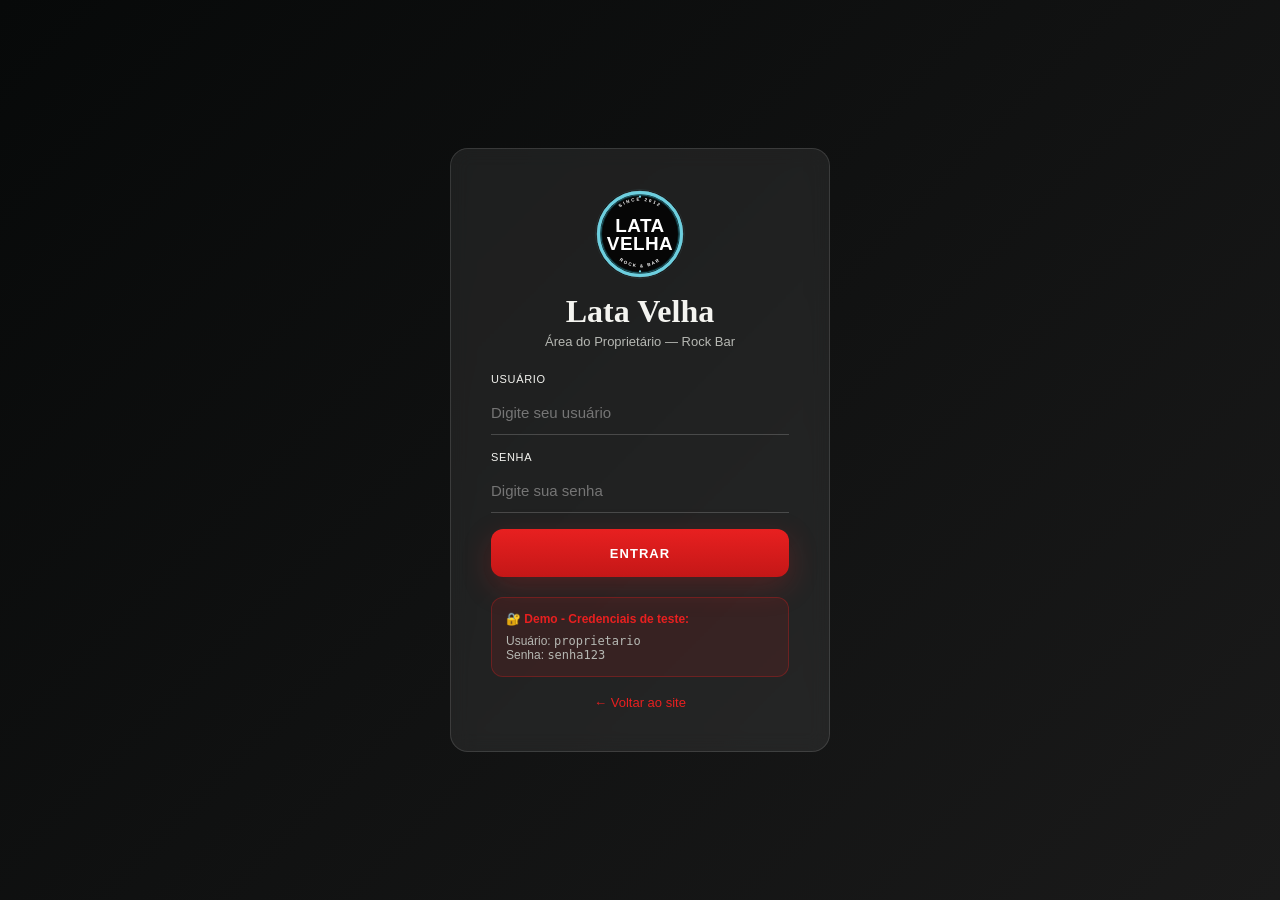
<file: proprietario.html>
﻿<!DOCTYPE html>
<html lang="pt-BR">

<head>
  <meta charset="UTF-8">
  <meta name="viewport" content="width=device-width, initial-scale=1.0, viewport-fit=cover">
  <title>Área do Proprietário - Lata Velha Rock Bar</title>
  <style>
    :root {
      --bg: #070909;
      --card: rgba(255, 255, 255, 0.07);
      --card-border: rgba(255, 255, 255, 0.12);
      --text: #f4f4f0;
      --muted: #b6b8b3;
      --accent: #e82020;
      --accent-dark: #c41717;
    }

    * {
      box-sizing: border-box;
      margin: 0;
      padding: 0;
    }

    html {
      scroll-behavior: smooth;
    }

    body {
      font-family: -apple-system, BlinkMacSystemFont, "Segoe UI", Helvetica, Arial, sans-serif;
      background: radial-gradient(circle at top left, rgba(232, 32, 32, 0.09), transparent 26%),
        radial-gradient(circle at right center, rgba(232, 32, 32, 0.06), transparent 20%),
        var(--bg);
      color: var(--text);
      font-size: 16px;
      line-height: 1.5;
    }

    a {
      color: inherit;
      text-decoration: none;
    }

    .container {
      width: calc(100% - 24px);
      max-width: 1240px;
      margin: 0 auto;
      padding: 0 12px;
    }

    .nav {
      position: sticky;
      top: 0;
      z-index: 30;
      backdrop-filter: blur(14px);
      background: rgba(7, 9, 9, 0.95);
      border-bottom: 1px solid rgba(255, 255, 255, 0.06);
    }

    .nav-inner {
      display: flex;
      flex-direction: column;
      gap: 12px;
      padding: 14px 0;
      align-items: center;
    }

    .brand {
      display: flex;
      align-items: center;
      gap: 8px;
      font-weight: 700;
      font-size: 15px;
    }

    .brand-badge {
      width: 38px;
      height: 38px;
      border-radius: 50%;
      background: rgba(232, 32, 32, 0.12);
      border: 1px solid rgba(232, 32, 32, 0.35);
      display: grid;
      place-items: center;
      color: var(--accent);
      font-size: 11px;
      font-weight: 800;
    }

    .nav-links {
      display: grid;
      grid-template-columns: 1fr;
      gap: 8px;
      width: 100%;
      max-width: 320px;
    }

    .nav-links a {
      text-align: center;
      font-size: 13px;
      padding: 10px 8px;
      color: var(--muted);
    }

    .header-proprietario {
      display: flex;
      flex-direction: column;
      gap: 14px;
      padding: 16px 0;
      margin-bottom: 24px;
    }

    .header-proprietario h1 {
      margin: 0;
      font-family: Georgia, serif;
      font-size: 24px;
    }

    .header-proprietario>div:first-child p {
      color: var(--muted);
      margin: 4px 0 0;
      font-size: 13px;
    }

    .user-info {
      display: flex;
      align-items: center;
      gap: 12px;
    }

    .user-badge {
      width: 40px;
      height: 40px;
      border-radius: 50%;
      background: linear-gradient(135deg, var(--accent), var(--accent-dark));
      display: grid;
      place-items: center;
      font-weight: 800;
      color: #ffffff;
      font-size: 14px;
      flex-shrink: 0;
    }

    .user-details h3 {
      margin: 0;
      font-size: 13px;
    }

    .user-details p {
      margin: 0;
      font-size: 11px;
      color: var(--muted);
    }

    .btn-logout {
      background: rgba(255, 100, 100, 0.1);
      border: 1px solid rgba(255, 100, 100, 0.3);
      color: #ff6464;
      padding: 10px 16px;
      border-radius: 10px;
      cursor: pointer;
      transition: 0.2s;
      font-size: 12px;
      font-weight: 600;
      min-width: 80px;
    }

    .btn-logout:active {
      background: rgba(255, 100, 100, 0.2);
    }

    .dashboard-grid {
      display: grid;
      grid-template-columns: 1fr;
      gap: 16px;
      margin-bottom: 24px;
    }

    .dashboard-card {
      background: rgba(255, 255, 255, 0.07);
      border: 1px solid rgba(255, 255, 255, 0.12);
      border-radius: 16px;
      padding: 18px;
      backdrop-filter: blur(10px);
    }

    .dashboard-card h3 {
      font-family: Georgia, serif;
      font-size: 24px;
      margin: 0 0 8px;
      color: var(--accent);
    }

    .dashboard-card .stat {
      font-size: 32px;
      font-weight: 800;
      margin: 8px 0;
    }

    .dashboard-card p {
      color: var(--muted);
      margin: 0;
      font-size: 12px;
    }

    .section-proprietario {
      background: rgba(255, 255, 255, 0.07);
      border: 1px solid rgba(255, 255, 255, 0.12);
      border-radius: 16px;
      padding: 18px;
      backdrop-filter: blur(10px);
      margin-bottom: 16px;
    }

    .section-proprietario h2 {
      font-family: Georgia, serif;
      font-size: 18px;
      margin: 0 0 14px;
    }

    .table-responsive {
      overflow-x: auto;
      -webkit-overflow-scrolling: touch;
    }

    table {
      width: 100%;
      border-collapse: collapse;
      font-size: 12px;
    }

    table th {
      background: rgba(232, 32, 32, 0.1);
      padding: 10px 8px;
      text-align: left;
      font-weight: 600;
      border-bottom: 1px solid rgba(255, 255, 255, 0.12);
      color: var(--accent);
      font-size: 10px;
    }

    table td {
      padding: 10px 8px;
      border-bottom: 1px solid rgba(255, 255, 255, 0.06);
    }

    .status-badge {
      display: inline-block;
      padding: 4px 10px;
      border-radius: 16px;
      font-size: 10px;
      font-weight: 600;
    }

    .status-confirmado {
      background: rgba(232, 32, 32, 0.2);
      color: var(--accent);
    }

    .status-pendente {
      background: rgba(255, 200, 0, 0.2);
      color: #ffc800;
    }

    .resumo-bottom {
      display: grid;
      grid-template-columns: 1fr;
      gap: 16px;
      margin-bottom: 24px;
    }

    @media (min-width: 640px) {
      .resumo-bottom {
        grid-template-columns: 1fr 1fr;
      }
    }

    .event-item {
      display: flex;
      align-items: center;
      gap: 12px;
      padding: 10px 0;
      border-bottom: 1px solid rgba(255, 255, 255, 0.06);
    }

    .event-item:last-child {
      border-bottom: none;
    }

    .event-date-badge {
      background: rgba(34, 242, 122, 0.12);
      border: 1px solid rgba(34, 242, 122, 0.25);
      border-radius: 8px;
      padding: 6px 10px;
      text-align: center;
      min-width: 44px;
      flex-shrink: 0;
    }

    .event-date-badge .day {
      font-size: 18px;
      font-weight: 800;
      color: var(--accent);
      line-height: 1;
    }

    .event-date-badge .month {
      font-size: 9px;
      color: var(--muted);
      text-transform: uppercase;
      letter-spacing: 0.05em;
    }

    .event-info .event-name {
      font-size: 13px;
      font-weight: 600;
    }

    .event-info .event-meta {
      font-size: 11px;
      color: var(--muted);
      margin-top: 2px;
    }

    .activity-item {
      display: flex;
      align-items: flex-start;
      gap: 10px;
      padding: 10px 0;
      border-bottom: 1px solid rgba(255, 255, 255, 0.06);
    }

    .activity-item:last-child {
      border-bottom: none;
    }

    .activity-dot {
      width: 8px;
      height: 8px;
      border-radius: 50%;
      margin-top: 5px;
      flex-shrink: 0;
    }

    .activity-dot.vip {
      background: var(--accent);
    }

    .activity-dot.reserva {
      background: #a78bfa;
    }

    .activity-info .activity-name {
      font-size: 13px;
      font-weight: 600;
    }

    .activity-info .activity-meta {
      font-size: 11px;
      color: var(--muted);
      margin-top: 2px;
    }

    /* ABAS */
    .tabs {
      display: flex;
      gap: 12px;
      border-bottom: 1px solid rgba(255, 255, 255, 0.06);
      margin-bottom: 24px;
      overflow-x: auto;
      padding-bottom: 12px;
      -webkit-overflow-scrolling: touch;
    }

    .tab-btn {
      background: none;
      border: none;
      color: var(--muted);
      padding: 8px 16px;
      cursor: pointer;
      font-size: 13px;
      font-weight: 500;
      border-bottom: 2px solid transparent;
      transition: 0.2s;
      white-space: nowrap;
    }

    .tab-btn.active {
      color: var(--accent);
      border-bottom-color: var(--accent);
    }

    .tab-btn:hover {
      color: var(--text);
    }

    .tab-content {
      display: none;
    }

    .tab-content.active {
      display: block;
    }

    /* UPLOAD DE IMAGEM */
    .upload-zone {
      border: 2px dashed rgba(255, 255, 255, 0.15);
      border-radius: 12px;
      padding: 20px 16px;
      text-align: center;
      cursor: pointer;
      transition: 0.2s;
      position: relative;
      background: rgba(255, 255, 255, 0.03);
    }

    .upload-zone:hover,
    .upload-zone.dragover {
      border-color: var(--accent);
      background: rgba(34, 242, 122, 0.05);
    }

    .upload-zone input[type="file"] {
      position: absolute;
      inset: 0;
      opacity: 0;
      cursor: pointer;
      width: 100%;
      height: 100%;
      border: none;
      background: none;
      padding: 0;
      min-height: unset;
    }

    .upload-icon {
      font-size: 22px;
      margin-bottom: 6px;
    }

    .upload-text {
      color: var(--muted);
      font-size: 12px;
      pointer-events: none;
    }

    .img-preview-wrap {
      position: relative;
      display: inline-block;
      margin-top: 8px;
    }

    .img-preview {
      max-height: 110px;
      border-radius: 8px;
      display: block;
    }

    .img-remove {
      position: absolute;
      top: -8px;
      right: -8px;
      background: rgba(255, 80, 80, 0.9);
      border: none;
      color: white;
      width: 22px;
      height: 22px;
      border-radius: 50%;
      cursor: pointer;
      font-size: 12px;
      display: grid;
      place-items: center;
    }

    /* PÚBLICO-ALVO */
    .audience-section {
      background: rgba(255, 255, 255, 0.04);
      border: 1px solid rgba(255, 255, 255, 0.1);
      border-radius: 10px;
      padding: 14px;
    }

    .audience-label {
      font-size: 11px;
      font-weight: 700;
      color: var(--muted);
      text-transform: uppercase;
      letter-spacing: 0.06em;
      margin-bottom: 10px;
    }

    .audience-options {
      display: flex;
      flex-wrap: wrap;
      gap: 8px;
    }

    .audience-opt {
      display: flex;
      align-items: center;
      gap: 6px;
      font-size: 12px;
      font-weight: 500;
      color: var(--text);
      text-transform: none;
      letter-spacing: 0;
      cursor: pointer;
      background: rgba(255, 255, 255, 0.05);
      border: 1px solid rgba(255, 255, 255, 0.1);
      border-radius: 8px;
      padding: 7px 12px;
      transition: 0.15s;
    }

    .audience-opt:has(input:checked) {
      border-color: var(--accent);
      background: rgba(34, 242, 122, 0.1);
      color: var(--accent);
    }

    .audience-opt input[type="radio"] {
      width: 14px;
      height: 14px;
      min-height: unset;
      accent-color: var(--accent);
      cursor: pointer;
      flex-shrink: 0;
      border: none;
      background: none;
      padding: 0;
    }

    .audience-count {
      margin-top: 10px;
      font-size: 11px;
      color: var(--muted);
    }

    .audience-count strong {
      color: var(--accent);
    }

    /* CONTADOR DE CARACTERES */
    .char-counter {
      text-align: right;
      font-size: 10px;
      color: var(--muted);
      margin-top: 4px;
    }

    .char-counter.warn {
      color: #ffc800;
    }

    .char-counter.over {
      color: #ff6464;
    }

    /* FORMULÁRIO DE CAMPANHA */
    .campaign-form {
      display: grid;
      grid-template-columns: 1fr;
      gap: 14px;
      background: rgba(255, 255, 255, 0.05);
      padding: 20px;
      border-radius: 12px;
      margin-bottom: 24px;
    }

    .campaign-form label {
      display: flex;
      flex-direction: column;
      gap: 6px;
      font-size: 12px;
      font-weight: 600;
    }

    .campaign-form input,
    .campaign-form select,
    .campaign-form textarea {
      background: rgba(255, 255, 255, 0.07);
      border: 1px solid rgba(255, 255, 255, 0.12);
      color: var(--text);
      padding: 10px;
      border-radius: 8px;
      font-family: inherit;
      font-size: 13px;
    }

    .campaign-form select {
      background: #0f1211;
    }

    .campaign-form select option,
    select option {
      background: #0f1211;
      color: #f4f4f0;
    }

    .campaign-form textarea {
      resize: vertical;
      min-height: 80px;
    }

    .campaign-form button {
      background: var(--accent);
      color: #ffffff;
      border: none;
      padding: 12px;
      border-radius: 10px;
      cursor: pointer;
      font-weight: 600;
      font-size: 13px;
      transition: 0.2s;
    }

    .campaign-form button:active {
      background: var(--accent-dark);
    }

    .btn-secondary {
      background: rgba(232, 32, 32, 0.2);
      color: var(--accent);
    }

    /* HISTÓRICO DE CAMPANHAS */
    .campaign-item {
      background: rgba(255, 255, 255, 0.05);
      border: 1px solid rgba(255, 255, 255, 0.12);
      border-radius: 12px;
      padding: 16px;
      margin-bottom: 12px;
    }

    .campaign-header {
      display: flex;
      justify-content: space-between;
      align-items: flex-start;
      gap: 12px;
      margin-bottom: 12px;
    }

    .campaign-title {
      font-weight: 600;
      font-size: 14px;
    }

    .campaign-type {
      display: inline-block;
      background: rgba(232, 32, 32, 0.15);
      color: var(--accent);
      padding: 4px 10px;
      border-radius: 8px;
      font-size: 10px;
      font-weight: 600;
    }

    .campaign-meta {
      display: flex;
      gap: 16px;
      font-size: 11px;
      color: var(--muted);
      margin-bottom: 10px;
    }

    .campaign-content {
      background: rgba(0, 0, 0, 0.2);
      padding: 12px;
      border-radius: 8px;
      font-size: 12px;
      line-height: 1.4;
      margin-bottom: 12px;
    }

    .campaign-actions {
      display: flex;
      gap: 8px;
    }

    .btn-small {
      background: rgba(232, 32, 32, 0.15);
      border: none;
      color: var(--accent);
      padding: 6px 12px;
      border-radius: 6px;
      cursor: pointer;
      font-size: 11px;
      font-weight: 600;
    }

    .btn-delete {
      background: rgba(255, 100, 100, 0.15);
      color: #ff6464;
    }

    .status-enviada {
      background: rgba(232, 32, 32, 0.2);
      color: var(--accent);
      padding: 4px 10px;
      border-radius: 6px;
      font-size: 10px;
    }

    .status-rascunho {
      background: rgba(255, 200, 0, 0.2);
      color: #ffc800;
      padding: 4px 10px;
      border-radius: 6px;
      font-size: 10px;
    }

    @media (min-width: 640px) {
      .campaign-form {
        grid-template-columns: 1fr 1fr;
      }

      .campaign-form label:last-child {
        grid-column: 1 / -1;
      }

      .campaign-form button {
        grid-column: 1 / -1;
      }
    }

    /* MODAL DE PRÉ-VISUALIZAÇÃO */
    .modal-overlay {
      display: none;
      position: fixed;
      top: 0;
      left: 0;
      right: 0;
      bottom: 0;
      background: rgba(0, 0, 0, 0.8);
      z-index: 1000;
      align-items: center;
      justify-content: center;
      backdrop-filter: blur(5px);
    }

    .modal-overlay.active {
      display: flex;
    }

    .modal-content {
      background: var(--bg);
      border: 1px solid rgba(255, 255, 255, 0.12);
      border-radius: 20px;
      padding: 20px;
      width: calc(100% - 40px);
      max-width: 400px;
      max-height: 90vh;
      overflow-y: auto;
      position: relative;
    }

    .modal-close {
      position: absolute;
      top: 12px;
      right: 12px;
      background: rgba(255, 100, 100, 0.1);
      border: none;
      color: #ff6464;
      width: 32px;
      height: 32px;
      border-radius: 50%;
      cursor: pointer;
      font-size: 18px;
      display: grid;
      place-items: center;
    }

    .preview-phone {
      background: linear-gradient(135deg, #1a1a2e, #16213e);
      border: 8px solid #0f0f0f;
      border-radius: 40px;
      padding: 12px;
      box-shadow: 0 20px 60px rgba(0, 0, 0, 0.7);
      aspect-ratio: 9 / 19;
      overflow: hidden;
      display: flex;
      flex-direction: column;
      margin: 20px 0;
    }

    .phone-screen {
      background: #fff;
      border-radius: 32px;
      flex: 1;
      overflow: hidden;
      display: flex;
      flex-direction: column;
      box-shadow: inset 0 0 20px rgba(0, 0, 0, 0.1);
    }

    .phone-header {
      background: #075e54;
      color: white;
      padding: 12px;
      font-size: 13px;
      font-weight: 600;
      display: flex;
      align-items: center;
      gap: 8px;
      border-bottom: 1px solid #ddd;
    }

    .phone-header::before {
      content: "Lata Velha Rock Bar";
      display: block;
    }

    .phone-messages {
      flex: 1;
      overflow-y: auto;
      padding: 12px;
      background: #ecf0f1;
      display: flex;
      flex-direction: column;
      gap: 8px;
      font-size: 12px;
      font-family: -apple-system, BlinkMacSystemFont, "Segoe UI", sans-serif;
      color: #000;
    }

    .message-received {
      background: #fff;
      border-radius: 18px;
      padding: 10px 12px;
      max-width: 85%;
      align-self: flex-start;
      box-shadow: 0 1px 2px rgba(0, 0, 0, 0.1);
      word-wrap: break-word;
      white-space: pre-wrap;
      line-height: 1.4;
    }

    .message-time {
      font-size: 10px;
      color: #888;
      text-align: right;
      padding: 0 12px;
      margin-top: 4px;
    }

    .preview-title {
      text-align: center;
      color: var(--muted);
      font-size: 12px;
      margin-top: 12px;
    }

    .preview-info {
      background: rgba(232, 32, 32, 0.1);
      border-left: 3px solid var(--accent);
      padding: 12px;
      border-radius: 6px;
      font-size: 11px;
      margin-top: 16px;
      color: var(--muted);
    }

    .preview-info strong {
      color: var(--accent);
      display: block;
      margin-bottom: 4px;
    }

    /* INDICADORES */
    .kpi-grid {
      display: grid;
      grid-template-columns: 1fr;
      gap: 16px;
      margin-bottom: 24px;
    }

    .kpi-card {
      background: rgba(255, 255, 255, 0.07);
      border: 1px solid rgba(255, 255, 255, 0.12);
      border-radius: 16px;
      padding: 18px;
      backdrop-filter: blur(10px);
      display: grid;
      grid-template-columns: auto 1fr;
      gap: 16px;
      align-items: center;
    }

    .kpi-icon {
      font-size: 32px;
      display: grid;
      place-items: center;
      width: 60px;
      height: 60px;
      background: rgba(232, 32, 32, 0.1);
      border-radius: 12px;
    }

    .kpi-label {
      font-size: 11px;
      color: var(--muted);
      text-transform: uppercase;
      letter-spacing: 0.5px;
      font-weight: 600;
    }

    .kpi-value {
      font-size: 32px;
      font-weight: 800;
      color: var(--accent);
      margin: 4px 0;
    }

    .kpi-detail {
      font-size: 12px;
      color: var(--muted);
    }

    .indicators-grid {
      display: grid;
      grid-template-columns: 1fr;
      gap: 16px;
      margin-bottom: 24px;
    }

    .chart-container {
      display: grid;
      grid-template-columns: repeat(auto-fit, minmax(80px, 1fr));
      gap: 8px;
      align-items: flex-end;
      height: 200px;
      padding: 12px 0;
    }

    .chart-bar {
      background: linear-gradient(180deg, var(--accent), rgba(232, 32, 32, 0.6));
      border-radius: 8px 8px 0 0;
      position: relative;
      cursor: pointer;
      transition: 0.2s;
      min-height: 20px;
    }

    .chart-bar:hover {
      background: linear-gradient(180deg, var(--accent-dark), var(--accent));
    }

    .chart-label {
      font-size: 9px;
      color: var(--muted);
      text-align: center;
      margin-top: 8px;
      word-break: break-word;
    }

    .chart-tooltip {
      position: absolute;
      bottom: 100%;
      left: 50%;
      transform: translateX(-50%);
      background: rgba(0, 0, 0, 0.8);
      color: var(--accent);
      padding: 4px 8px;
      border-radius: 4px;
      font-size: 10px;
      white-space: nowrap;
      font-weight: 600;
      pointer-events: none;
      opacity: 0;
      transition: opacity 0.2s;
    }

    .chart-bar:hover .chart-tooltip {
      opacity: 1;
    }

    .aniversariante-item {
      background: rgba(255, 255, 255, 0.05);
      border-left: 3px solid var(--accent);
      padding: 12px;
      border-radius: 6px;
      display: flex;
      justify-content: space-between;
      align-items: center;
    }

    .aniversariante-info {
      flex: 1;
    }

    .aniversariante-nome {
      font-weight: 600;
      font-size: 13px;
    }

    .aniversariante-data {
      font-size: 11px;
      color: var(--muted);
      margin-top: 2px;
    }

    .aniversariante-whatsapp {
      font-size: 11px;
      color: var(--accent);
    }

    .insight-item {
      background: rgba(255, 255, 255, 0.05);
      border-left: 3px solid var(--accent);
      padding: 12px;
      border-radius: 6px;
    }

    .insight-title {
      font-weight: 600;
      font-size: 12px;
      color: var(--accent);
      margin-bottom: 4px;
    }

    .insight-text {
      font-size: 12px;
      color: var(--text);
      line-height: 1.4;
    }

    @media (min-width: 640px) {
      .kpi-grid {
        grid-template-columns: repeat(2, 1fr);
      }

      .indicators-grid {
        grid-template-columns: repeat(2, 1fr);
      }

      .kpi-card {
        grid-template-columns: 1fr;
        text-align: center;
      }

      .kpi-icon {
        margin: 0 auto;
      }
    }

    .footer {
      margin-top: 60px;
      padding: 24px 0 32px;
      color: var(--muted);
      font-size: 12px;
      text-align: center;
      border-top: 1px solid rgba(255, 255, 255, 0.06);
    }

    /* AGENDAR ENVIO */
    .sched-grid {
      display: grid;
      grid-template-columns: 1fr;
      gap: 14px;
      margin-top: 14px;
    }

    @media (min-width: 640px) {
      .sched-grid {
        grid-template-columns: 1fr 1fr;
      }
    }

    .sched-grid label {
      display: flex;
      flex-direction: column;
      gap: 6px;
      font-size: 11px;
      font-weight: 700;
      color: var(--muted);
      text-transform: uppercase;
      letter-spacing: 0.06em;
    }

    .sched-grid input,
    .sched-grid select {
      background: rgba(255, 255, 255, 0.07);
      border: 1px solid rgba(255, 255, 255, 0.12);
      border-radius: 8px;
      color: var(--text);
      font-family: inherit;
      font-size: 13px;
      padding: 10px 12px;
      min-height: 42px;
      transition: .15s;
    }

    .sched-grid input:focus,
    .sched-grid select:focus {
      outline: none;
      border-color: var(--accent);
    }

    .sched-grid select {
      background: #0f1211;
    }

    .sched-publico {
      display: flex;
      flex-wrap: wrap;
      gap: 8px;
    }

    .sched-publico label {
      flex-direction: row;
      align-items: center;
      gap: 6px;
      text-transform: none;
      letter-spacing: 0;
      font-size: 12px;
      font-weight: 500;
      color: var(--text);
      background: rgba(255, 255, 255, 0.05);
      border: 1px solid rgba(255, 255, 255, 0.1);
      border-radius: 8px;
      padding: 7px 12px;
      cursor: pointer;
      transition: .15s;
    }

    .sched-publico label:has(input:checked) {
      border-color: var(--accent);
      background: rgba(232, 32, 32, 0.1);
      color: var(--accent);
    }

    .sched-publico input[type="radio"] {
      accent-color: var(--accent);
      width: 14px;
      height: 14px;
      min-height: unset;
      cursor: pointer;
    }

    .sched-count {
      font-size: 11px;
      color: var(--muted);
      margin-top: 6px;
    }

    .sched-count strong {
      color: var(--accent);
    }

    .sched-btn {
      grid-column: 1 / -1;
      background: linear-gradient(180deg, var(--accent), var(--accent-dark));
      color: #fff;
      font-weight: 800;
      font-size: 13px;
      border: none;
      border-radius: 10px;
      padding: 13px;
      cursor: pointer;
      transition: .2s;
    }

    .sched-btn:hover {
      filter: brightness(1.08);
    }

    .sched-btn:disabled {
      opacity: .55;
      cursor: not-allowed;
    }

    /* LISTA DE AGENDAMENTOS */
    .agend-item {
      background: rgba(255, 255, 255, 0.05);
      border: 1px solid rgba(255, 255, 255, 0.1);
      border-radius: 10px;
      padding: 14px 16px;
      margin-bottom: 10px;
      display: flex;
      align-items: center;
      justify-content: space-between;
      gap: 12px;
      flex-wrap: wrap;
    }

    .agend-info {
      flex: 1;
      min-width: 0;
    }

    .agend-titulo {
      font-weight: 700;
      font-size: 13px;
      margin-bottom: 4px;
    }

    .agend-meta {
      font-size: 11px;
      color: var(--muted);
      display: flex;
      flex-wrap: wrap;
      gap: 10px;
    }

    .agend-badge {
      font-size: 10px;
      font-weight: 700;
      padding: 3px 10px;
      border-radius: 999px;
      white-space: nowrap;
      flex-shrink: 0;
    }

    .agend-badge.agendado {
      background: rgba(255, 200, 0, 0.15);
      color: #ffc800;
      border: 1px solid rgba(255, 200, 0, 0.25);
    }

    .agend-badge.enviado {
      background: rgba(232, 32, 32, 0.15);
      color: var(--accent);
      border: 1px solid rgba(232, 32, 32, 0.3);
    }

    .agend-badge.cancelado {
      background: rgba(255, 100, 100, 0.12);
      color: #ff6464;
      border: 1px solid rgba(255, 100, 100, 0.25);
    }

    .agend-del {
      background: rgba(255, 100, 100, 0.12);
      border: 1px solid rgba(255, 100, 100, 0.25);
      color: #ff6464;
      border-radius: 7px;
      padding: 5px 10px;
      font-size: 11px;
      cursor: pointer;
      flex-shrink: 0;
    }

    @media (min-width: 640px) {
      .nav-inner {
        flex-direction: row;
        justify-content: space-between;
        gap: 20px;
        padding: 16px 0;
      }

      .nav-links {
        grid-template-columns: 1fr;
        gap: 8px;
        width: auto;
        max-width: none;
      }

      .header-proprietario {
        flex-direction: row;
        justify-content: space-between;
        align-items: center;
        padding: 20px 0;
      }

      .header-proprietario h1 {
        font-size: 32px;
      }

      .dashboard-grid {
        grid-template-columns: repeat(3, 1fr);
      }

      .section-proprietario h2 {
        font-size: 22px;
      }

      table {
        font-size: 14px;
      }

      table th,
      table td {
        padding: 12px;
      }

    }
  </style>
</head>

<body>
  <header class="nav">
    <div class="container nav-inner">
      <div class="brand">
        <img src="logo.svg" alt="Lata Velha" class="brand-badge"
          style="width:44px;height:44px;border-radius:50%;cursor:pointer;user-select:none;">
        <div>Lata Velha</div>
      </div>
      <nav class="nav-links">
        <a href="index.html">← Voltar ao site</a>
      </nav>
    </div>
  </header>

  <main>
    <div class="container">
      <div class="header-proprietario">
        <div>
          <h1>Área do Proprietário</h1>
          <p>Gerencie seu estabelecimento</p>
        </div>
        <div class="user-info">
          <div class="user-details">
            <h3 id="userName">Bem-vindo!</h3>
            <p id="loginTime"></p>
          </div>
          <button class="btn-logout" onclick="AUTH.logout()">Sair</button>
        </div>
      </div>

      <!-- ABAS DE NAVEGAÇÃO -->
      <div class="tabs">
        <button class="tab-btn active" onclick="mostrarAba('resumo')">📊 Resumo</button>
        <button class="tab-btn" onclick="mostrarAba('indicadores')">📈 Indicadores</button>
        <button class="tab-btn" onclick="mostrarAba('leads')">👥 Clientes Potenciais</button>
        <button class="tab-btn" onclick="mostrarAba('reservas')">📋 Reservas</button>
        <button class="tab-btn" onclick="mostrarAba('campanhas')">📢 Criar Campanha</button>
        <button class="tab-btn" onclick="mostrarAba('gerenciarCampanhas')">🗂️ Gerenciar Campanhas</button>
      </div>

      <!-- ABA: RESUMO -->
      <div id="resumo" class="tab-content active">

        <div class="dashboard-grid">
          <div class="dashboard-card">
            <h3>📋</h3>
            <div class="stat" id="totalReservas">0</div>
            <p>Reservas cadastradas</p>
          </div>
          <div class="dashboard-card">
            <h3>👥</h3>
            <div class="stat" id="totalVIP">0</div>
            <p>Inscrições VIP</p>
          </div>
          <div class="dashboard-card">
            <h3>📊</h3>
            <div class="stat" id="totalLeads">0</div>
            <p>Total de leads</p>
          </div>
        </div>

        <div class="section-proprietario">
          <h2>📋 Reservas Solicitadas</h2>
          <div class="table-responsive">
            <table>
              <thead>
                <tr>
                  <th>Data do Evento</th>
                  <th>Mesa</th>
                  <th>Nome</th>
                  <th>Pessoas</th>
                  <th>Tipo de Evento</th>
                  <th>WhatsApp</th>
                  <th>Data de Cadastro</th>
                </tr>
              </thead>
              <tbody id="tabelaReservas">
                <tr>
                  <td colspan="7" style="text-align: center; color: var(--muted);">Nenhuma reserva cadastrada</td>
                </tr>
              </tbody>
            </table>
          </div>
        </div>

        <div class="resumo-bottom">
          <div class="section-proprietario">
            <h2>📅 Próximos Eventos</h2>
            <div id="proximosEventos">
              <p style="text-align:center;color:var(--muted);padding:20px 0;">Nenhuma reserva futura</p>
            </div>
          </div>
          <div class="section-proprietario">
            <h2>🕐 Atividade Recente</h2>
            <div id="atividadeRecente">
              <p style="text-align:center;color:var(--muted);padding:20px 0;">Nenhuma atividade ainda</p>
            </div>
          </div>
        </div>
      </div><!-- FIM: ABA RESUMO -->

      <!-- ABA: INDICADORES -->
      <div id="indicadores" class="tab-content">
        <div class="section-proprietario">
          <h2>📈 Indicadores e Performance</h2>
        </div>

        <div class="kpi-grid">
          <div class="kpi-card">
            <div class="kpi-icon">📍</div>
            <div class="kpi-info">
              <div class="kpi-label">Taxa de Engajamento</div>
              <div class="kpi-value" id="kpiEngajamento">0%</div>
              <div class="kpi-detail" id="kpiEngajamentoDetail">0 de 0 convertidos</div>
            </div>
          </div>

          <div class="kpi-card">
            <div class="kpi-icon">👥</div>
            <div class="kpi-info">
              <div class="kpi-label">Capacidade Prevista</div>
              <div class="kpi-value" id="kpiCapacidade">0</div>
              <div class="kpi-detail">pessoas em reservas</div>
            </div>
          </div>

          <div class="kpi-card">
            <div class="kpi-icon">🎯</div>
            <div class="kpi-info">
              <div class="kpi-label">Evento Mais Popular</div>
              <div class="kpi-value" id="kpiEventoPopular">—</div>
              <div class="kpi-detail" id="kpiEventoDetail">0 solicitações</div>
            </div>
          </div>

          <div class="kpi-card">
            <div class="kpi-icon">🎂</div>
            <div class="kpi-info">
              <div class="kpi-label">Aniversariantes Este Mês</div>
              <div class="kpi-value" id="kpiAniversariantes">0</div>
              <div class="kpi-detail">oportunidades VIP</div>
            </div>
          </div>
        </div>

        <div class="section-proprietario" style="margin-bottom:16px;">
          <h3>📈 Evolução Diária de Cadastros</h3>
          <div id="chartEvolucao" style="margin-top:12px;"></div>
        </div>

        <div class="indicators-grid">
          <div class="section-proprietario">
            <h3>🎉 Distribuição de Eventos</h3>
            <div class="chart-container" id="chartEventos"></div>
          </div>

          <div class="section-proprietario">
            <h3>📅 Reservas por Período</h3>
            <div class="chart-container" id="chartPeriodo"></div>
          </div>
        </div>

        <div class="section-proprietario">
          <h3>🎂 Aniversariantes do Mês</h3>
          <div id="listaAniversariantes" style="display: grid; grid-template-columns: 1fr; gap: 12px;">
            <p style="text-align: center; color: var(--muted); padding: 20px;">Nenhum aniversariante no mês</p>
          </div>
        </div>

        <div class="section-proprietario">
          <h3>🏆 Insights de Negócio</h3>
          <div id="insightsNegocio" style="display: grid; grid-template-columns: 1fr; gap: 12px;">
            <p style="text-align: center; color: var(--muted); padding: 20px;">Sem dados suficientes para gerar insights
            </p>
          </div>
        </div>
      </div><!-- FIM: ABA INDICADORES -->
      <div id="leads" class="tab-content">
        <div class="section-proprietario">
          <h2>👥 Inscrições na Lista VIP</h2>
          <div class="table-responsive">
            <table>
              <thead>
                <tr>
                  <th>Nome</th>
                  <th>Mesa</th>
                  <th>WhatsApp</th>
                  <th>E-mail</th>
                  <th>Data de Inscrição</th>
                  <th>Aniversário</th>
                </tr>
              </thead>
              <tbody id="tabelaVIP">
                <tr>
                  <td colspan="6" style="text-align: center; color: var(--muted);">Nenhuma inscrição VIP cadastrada</td>
                </tr>
              </tbody>
            </table>
          </div>
        </div>
      </div><!-- FIM: ABA LEADS -->

      <!-- ABA: RESERVAS -->
      <div id="reservas" class="tab-content">
        <div class="section-proprietario">
          <h2>📋 Todas as Reservas</h2>
          <div class="table-responsive">
            <table>
              <thead>
                <tr>
                  <th>Data do Evento</th>
                  <th>Mesa</th>
                  <th>Nome</th>
                  <th>Pessoas</th>
                  <th>Tipo de Evento</th>
                  <th>WhatsApp</th>
                  <th>Data de Cadastro</th>
                </tr>
              </thead>
              <tbody id="tabelaReservasCompleta">
                <tr>
                  <td colspan="7" style="text-align: center; color: var(--muted);">Nenhuma reserva cadastrada</td>
                </tr>
              </tbody>
            </table>
          </div>
        </div>
      </div><!-- FIM: ABA RESERVAS -->

      <!-- ABA: CRIAR CAMPANHA -->
      <div id="campanhas" class="tab-content">

        <!-- CONFIGURAÇÃO N8N -->
        <div class="section-proprietario" id="n8nConfigPanel" style="margin-bottom:16px;">
          <div style="display:flex;justify-content:space-between;align-items:center;cursor:pointer;"
            onclick="toggleN8nPanel()">
            <h2 style="margin:0;">⚙️ Configuração do n8n</h2>
            <span id="n8nStatusBadge"
              style="font-size:12px;padding:4px 12px;border-radius:999px;font-weight:700;"></span>
          </div>
          <div id="n8nPanelBody" style="display:none;margin-top:16px;">
            <p style="font-size:12px;color:var(--muted);margin-bottom:14px;line-height:1.6;">
              Cole abaixo a URL do webhook do seu n8n. Todas as campanhas serão enviadas para esse endpoint com o
              payload completo (mensagens personalizadas, imagem, links de confirmação).
            </p>
            <div style="display:grid;gap:10px;">
              <label
                style="font-size:11px;font-weight:700;color:var(--muted);text-transform:uppercase;letter-spacing:0.06em;">
                Webhook URL
                <input type="url" id="n8nWebhookInput" placeholder="https://seu-n8n.com/webhook/lata-velha-rock"
                  style="margin-top:6px;width:100%;background:rgba(255,255,255,0.06);border:1px solid rgba(255,255,255,0.12);color:var(--text);padding:10px;border-radius:8px;font-family:inherit;font-size:13px;">
              </label>
              <label
                style="font-size:11px;font-weight:700;color:var(--muted);text-transform:uppercase;letter-spacing:0.06em;">
                API Key (opcional)
                <input type="password" id="n8nApiKeyInput" placeholder="Chave de autenticação do webhook"
                  style="margin-top:6px;width:100%;background:rgba(255,255,255,0.06);border:1px solid rgba(255,255,255,0.12);color:var(--text);padding:10px;border-radius:8px;font-family:inherit;font-size:13px;">
              </label>
              <div style="display:flex;gap:8px;">
                <button type="button" onclick="salvarConfN8n()"
                  style="background:var(--accent);color:#ffffff;border:none;padding:10px 20px;border-radius:8px;cursor:pointer;font-weight:700;font-size:13px;">
                  💾 Salvar
                </button>
                <button type="button" onclick="testarN8n()"
                  style="background:rgba(34,242,122,0.15);color:var(--accent);border:1px solid rgba(34,242,122,0.3);padding:10px 20px;border-radius:8px;cursor:pointer;font-weight:700;font-size:13px;">
                  🔌 Testar conexão
                </button>
              </div>
              <div id="n8nTestResult" style="font-size:12px;display:none;padding:10px;border-radius:8px;"></div>
            </div>
            <details style="margin-top:16px;">
              <summary style="font-size:11px;color:var(--muted);cursor:pointer;font-weight:600;">📋 Ver formato do
                payload enviado</summary>
              <pre
                style="margin-top:10px;background:rgba(0,0,0,0.3);border-radius:8px;padding:12px;font-size:10px;color:#b6b8b3;overflow-x:auto;line-height:1.5;">{
  "type": "campanha_whatsapp",
  "timestamp": "2026-04-20T16:00:00Z",
  "source": "showzap-lata-velha",
  "data": {
    "campanha": {
      "id": 1713628800000,
      "titulo": "Show de Sexta",
      "tipo": "show",
      "publico": "vip",
      "confirmacao": true,
      "total_leads": 25
    },
    "mensagens": [
      {
        "whatsapp": "+5511999999999",
        "nome": "João Silva",
        "mensagem": "🎸 Oi, João Silva! Tem show...\n👇 https://seusite.com/confirmar.html?c=...",
        "imagem": "data:image/jpeg;base64,..."
      }
    ]
  }
}</pre>
            </details>
          </div>
        </div>

        <div class="section-proprietario">
          <h2>📢 Nova Campanha</h2>
          <form class="campaign-form" id="formCampanha">
            <label>Título Interno
              <input type="text" name="titulo" placeholder="Ex: Show de Sexta - Rock" required>
            </label>
            <label>Tipo de Campanha
              <select name="tipo" required>
                <option value="show">🎸 Show</option>
                <option value="desconto">💰 Desconto</option>
                <option value="promocao">🎉 Promoção</option>
                <option value="evento">🎪 Evento</option>
                <option value="vip">👑 Benefício VIP</option>
                <option value="alerta">🔔 Alerta</option>
              </select>
            </label>

            <!-- IMAGEM -->
            <div class="upload-zone" id="uploadZone" style="grid-column:1/-1;"
              ondragover="event.preventDefault();this.classList.add('dragover')"
              ondragleave="this.classList.remove('dragover')" ondrop="handleDrop(event)">
              <input type="file" id="imagemInput" accept="image/*" onchange="handleImagem(this)">
              <div id="uploadContent">
                <div class="upload-icon">🖼️</div>
                <div class="upload-text">Clique ou arraste um flyer / foto do evento (máx. 5 MB)</div>
              </div>
            </div>

            <!-- PÚBLICO-ALVO -->
            <div class="audience-section" style="grid-column:1/-1;">
              <div class="audience-label">Público-alvo</div>
              <div class="audience-options">
                <label class="audience-opt"><input type="radio" name="publico" value="todos" checked
                    onchange="atualizarPublico()"> Todos</label>
                <label class="audience-opt"><input type="radio" name="publico" value="vip"
                    onchange="atualizarPublico()"> Só VIP</label>
                <label class="audience-opt"><input type="radio" name="publico" value="reservas"
                    onchange="atualizarPublico()"> Só Reservas</label>
                <label class="audience-opt"><input type="radio" name="publico" value="aniversariantes"
                    onchange="atualizarPublico()"> 🎂 Aniversariantes</label>
              </div>
              <div id="audienceCount" class="audience-count">—</div>
            </div>

            <label style="grid-column:1/-1;">Detalhes para IA
              <textarea name="detalhes"
                placeholder="Ex: Show da banda X, sexta à noite, convite exclusivo para VIP..."></textarea>
            </label>
            <label style="grid-column:1/-1;">
              <button type="button" onclick="gerarComIA()">✨ Gerar com IA</button>
            </label>

            <!-- CONFIRMAÇÃO DE PRESENÇA -->
            <label class="audience-opt"
              style="grid-column:1/-1;border-radius:10px;padding:12px 14px;background:rgba(255,255,255,0.04);border:1px solid rgba(255,255,255,0.1);cursor:pointer;">
              <input type="checkbox" name="confirmacao" id="checkConfirmacao" onchange="toggleConfirmacao()"
                style="width:16px;height:16px;min-height:unset;accent-color:var(--accent);cursor:pointer;flex-shrink:0;border:none;background:none;padding:0;">
              <div>
                <div style="font-size:13px;font-weight:600;color:var(--text);">🎯 Habilitar confirmação de presença
                </div>
                <div style="font-size:11px;color:var(--muted);margin-top:2px;">Gera um link único por contato para
                  confirmar presença. Use <code style="color:var(--accent);">{link}</code> na mensagem.</div>
              </div>
            </label>

            <div style="grid-column:1/-1;">
              <div style="display:flex;justify-content:space-between;align-items:center;margin-bottom:8px;">
                <span
                  style="font-size:11px;font-weight:700;color:var(--muted);text-transform:uppercase;letter-spacing:0.06em;">Conteúdo
                  da Mensagem</span>
                <div style="display:flex;gap:6px;">
                  <button type="button" class="btn-small" onclick="inserirNome()"
                    style="padding:4px 10px;font-size:10px;background:rgba(34,242,122,0.15);border:none;color:var(--accent);border-radius:6px;cursor:pointer;font-weight:700;">+
                    {nome}</button>
                  <button type="button" id="btnInserirLink" onclick="inserirLink()"
                    style="display:none;padding:4px 10px;font-size:10px;background:rgba(167,139,250,0.15);border:none;color:#a78bfa;border-radius:6px;cursor:pointer;font-weight:700;">+
                    {link}</button>
                </div>
              </div>
              <textarea name="conteudo" id="conteudoCampanha" placeholder="A mensagem será preenchida aqui..." required
                rows="6"
                style="width:100%;background:rgba(255,255,255,0.06);border:1px solid rgba(255,255,255,0.12);color:var(--text);padding:10px;border-radius:8px;font-family:inherit;font-size:13px;resize:vertical;min-height:100px;"
                oninput="atualizarContador()"></textarea>
              <div class="char-counter" id="charCounter">0 / 1024</div>
            </div>

            <button type="submit">💾 Salvar Rascunho</button>
            <button type="button" class="btn-secondary" onclick="enviarCampanha()">📤 Enviar para Contatos</button>
            <button type="button" class="btn-secondary" onclick="abrirPreview()" style="grid-column:1/-1;">👁️
              Pré-visualizar</button>
          </form>
        </div>

      </div><!-- FIM: ABA CRIAR CAMPANHA-->

      <!-- ABA: GERENCIAR CAMPANHAS -->
      <div id="gerenciarCampanhas" class="tab-content">

        <!-- AGENDAR ENVIO -->
        <div class="section-proprietario">
          <h2>📅 Agendar Envio</h2>
          <p style="font-size:12px;color:var(--muted);margin-top:4px;line-height:1.6;">
            Escolha uma campanha, o público-alvo, a data e o horário. O agendamento é salvo no Supabase e o n8n é
            notificado automaticamente no momento do envio.
          </p>
          <div class="sched-grid">
            <label style="grid-column:1/-1;">Campanha
              <select id="schedCampanha">
                <option value="">Carregando...</option>
              </select>
            </label>
            <label style="grid-column:1/-1;">Público-alvo
              <div class="sched-publico">
                <label><input type="radio" name="schedPublico" value="todos" checked
                    onchange="atualizarContadorSched()"> Todos</label>
                <label><input type="radio" name="schedPublico" value="vip" onchange="atualizarContadorSched()"> Só
                  VIP</label>
                <label><input type="radio" name="schedPublico" value="reservas" onchange="atualizarContadorSched()"> Só
                  Reservas</label>
                <label><input type="radio" name="schedPublico" value="aniversariantes"
                    onchange="atualizarContadorSched()"> 🎂 Aniversariantes</label>
              </div>
              <div class="sched-count" id="schedCount">—</div>
            </label>
            <label>Data de Envio
              <input type="date" id="schedData">
            </label>
            <label>Horário de Envio
              <input type="time" id="schedHora" value="19:00">
            </label>
            <button class="sched-btn" id="schedBtn" onclick="agendarEnvio()">📤 Agendar Envio</button>
          </div>
        </div>

        <!-- AGENDAMENTOS SALVOS -->
        <div class="section-proprietario">
          <h2>⏰ Agendamentos</h2>
          <div id="listaAgendamentos">
            <p style="text-align:center;color:var(--muted);padding:20px 0;">Carregando...</p>
          </div>
        </div>

        <!-- HISTÓRICO DE CAMPANHAS -->
        <div class="section-proprietario">
          <h2>🗂️ Campanhas Salvas</h2>
          <p style="font-size:12px;color:var(--muted);margin-bottom:16px;line-height:1.6;">
            Acompanhe campanhas salvas e enviadas. Remova registros antigos quando necessário.
          </p>
          <div id="historicoCampanhas"></div>
        </div>

      </div><!-- FIM: ABA GERENCIAR CAMPANHAS-->
    </div>
  </main>

  <!-- MODAL DE PRÉ-VISUALIZAÇÃO -->
  <div class="modal-overlay" id="previewModal">
    <div class="modal-content">
      <button class="modal-close" onclick="fecharPreview()">✕</button>

      <h2 style="text-align: center; margin-top: 0; color: var(--accent);">Pré-visualização da Mensagem</h2>

      <div class="preview-phone">
        <div class="phone-screen">
          <div class="phone-header">📲</div>
          <div class="phone-messages">
            <div class="message-received" id="previewContent"></div>
            <div class="message-time" id="previewTime"></div>
          </div>
        </div>
      </div>

      <div class="preview-title">Como seus clientes verão no WhatsApp</div>

      <div class="preview-info">
        <strong>💡 Dica:</strong> Esta é uma prévia de como a mensagem será entregue. O conteúdo pode sofrer pequenas
        alterações dependendo do cliente WhatsApp/SMS utilizado.
      </div>

      <div style="display: grid; grid-template-columns: 1fr; gap: 12px; margin-top: 16px;">
        <button class="btn-small" style="grid-column: 1 / -1; padding: 10px; font-size: 12px;"
          onclick="fecharPreview()">Fechar Pré-visualização</button>
      </div>
    </div>
  </div>

  <footer class="footer container">
    © 2026 Lata Velha Rock Bar. Todos os direitos reservados.
  </footer>

  <!-- Supabase inline client -->
  <script>
    // ─── Cliente Supabase ────────────────────────────────────────────────────
    const SUPABASE_URL = 'https://qebukjatbszmuwoalzjx.supabase.co/rest/v1';
    const SUPABASE_KEY = 'eyJhbGciOiJIUzI1NiIsInR5cCI6IkpXVCJ9.eyJpc3MiOiJzdXBhYmFzZSIsInJlZiI6InFlYnVramF0YnN6bXV3b2Fsemp4Iiwicm9sZSI6ImFub24iLCJpYXQiOjE3NzgxODc2ODUsImV4cCI6MjA5Mzc2MzY4NX0.ZRgQ74fuGz0hJ1YmcyOFjnHGmuUn2dnBVq2__-_uslw';

    const supabase = {
      _headers() {
        return {
          'apikey': SUPABASE_KEY,
          'Authorization': 'Bearer ' + SUPABASE_KEY,
          'Content-Type': 'application/json',
          'Prefer': 'return=representation'
        };
      },
      async select(table, query) {
        const res = await fetch(`${SUPABASE_URL}/${table}?${query || ''}`, { headers: this._headers() });
        if (!res.ok) throw new Error(await res.text());
        return res.json();
      },
      async insert(table, data) {
        const res = await fetch(`${SUPABASE_URL}/${table}`, {
          method: 'POST',
          headers: this._headers(),
          body: JSON.stringify(data)
        });

        const errorText = await res.text();

        if (!res.ok) {
          console.error('ERRO SUPABASE:', errorText);

          if (
            errorText.includes('23505') ||
            errorText.toLowerCase().includes('duplicate') ||
            errorText.toLowerCase().includes('unique')
          ) {
            throw new Error('USUARIO_DUPLICADO');
          }

          throw new Error(errorText);
        }

        try {
          return JSON.parse(errorText);
        } catch {
          return errorText;
        }
      },
      async update(table, data, match) {
        const params = Object.entries(match).map(([k, v]) => `${k}=eq.${v}`).join('&');
        const res = await fetch(`${SUPABASE_URL}/${table}?${params}`, {
          method: 'PATCH', headers: this._headers(), body: JSON.stringify(data)
        });
        if (!res.ok) throw new Error(await res.text());
        return res.json();
      },
      async delete(table, match) {
        const params = Object.entries(match).map(([k, v]) => `${k}=eq.${v}`).join('&');
        const res = await fetch(`${SUPABASE_URL}/${table}?${params}`, {
          method: 'DELETE', headers: this._headers()
        });
        if (!res.ok) throw new Error(await res.text());
        return true;
      }
    };
    // ────────────────────────────────────────────────────────────────────────
  </script>

  <script src="auth.js"></script>
  <script>
    // Protege a página
    AUTH.protectPage();

    // Exibe informações do usuário
    document.getElementById('userName').textContent = 'Olá, ' + AUTH.getUser() + '!';
    document.getElementById('loginTime').textContent = new Date().toLocaleDateString('pt-BR');

    // ABAS
    function mostrarAba(abaId, btn) {
      document.querySelectorAll('.tab-content').forEach(el => el.classList.remove('active'));
      document.querySelectorAll('.tab-btn').forEach(b => b.classList.remove('active'));
      document.getElementById(abaId).classList.add('active');
      const evtBtn = btn || (event && event.target);
      if (evtBtn) evtBtn.classList.add('active');
      if (abaId === 'indicadores') carregarIndicadores();
      else if (abaId === 'campanhas') { carregarLeads().then(() => { atualizarPublico(); }); atualizarStatusN8n(); }
      else if (abaId === 'gerenciarCampanhas') { carregarCampanhas(); popularSelectCampanhas(); renderAgendamentos(); initSchedForm(); }
      else if (abaId === 'leads' || abaId === 'reservas') carregarLeads();
    }

    // UTILITÁRIO — parseia aniversario em qualquer formato
    function parsearAniversario(str) {
      if (!str) return null;
      const s = str.trim();
      if (s.includes('-')) {
        const p = s.split('T')[0].split('-');
        if (p.length >= 3) return { mes: parseInt(p[1], 10), dia: parseInt(p[2], 10) };
      }
      if (s.includes('/')) {
        const p = s.split('/');
        return { mes: parseInt(p[1], 10), dia: parseInt(p[0], 10) };
      }
      return null;
    }

    // Cache para indicadores
    let _cachedVips = [], _cachedReservas = [];

    // LEADS — lê do Supabase
    async function carregarLeads() {
      try {
        const [vips, reservas] = await Promise.all([
          supabase.select('lista_vip', 'order=created_at.desc'),
          supabase.select('reservas', 'order=created_at.desc')
        ]);

        const totalLeads = vips.length + reservas.length;

        document.getElementById('totalReservas').textContent = reservas.length;
        document.getElementById('totalVIP').textContent = vips.length;
        document.getElementById('totalLeads').textContent = totalLeads;

        function fmtData(iso) {
          if (!iso) return '-';
          const [y, m, d] = iso.split('T')[0].split('-');
          return `${d}/${m}/${y}`;
        }
        function fmtAniv(iso) {
          if (!iso) return '—';
          const [, m, d] = iso.split('-');
          return `${d}/${m}`;
        }

        // Tabela de reservas (resumo)
        const tabelaReservas = document.getElementById('tabelaReservas');
        tabelaReservas.innerHTML = reservas.length > 0
          ? reservas.map(r => `<tr>
              <td>${fmtData(r.data_evento)}</td>
              <td>-</td>
              <td>${r.nome}</td>
              <td>${r.pessoas}</td>
              <td>${r.tipo_evento}</td>
              <td>${r.whatsapp}</td>
              <td>${fmtData(r.created_at)}</td>
            </tr>`).join('')
          : '<tr><td colspan="7" style="text-align:center;color:var(--muted);">Nenhuma reserva cadastrada</td></tr>';

        // Tabela de reservas completa
        const tabelaReservasCompleta = document.getElementById('tabelaReservasCompleta');
        tabelaReservasCompleta.innerHTML = tabelaReservas.innerHTML;

        // PRÓXIMOS EVENTOS
        const proximosEventos = document.getElementById('proximosEventos');
        if (proximosEventos) {
          const hojeStr = new Date().toISOString().split('T')[0];
          const ordenadas = [...reservas]
            .filter(r => r.data_evento && r.data_evento >= hojeStr)
            .sort((a, b) => new Date(a.data_evento) - new Date(b.data_evento))
            .slice(0, 5);
          if (ordenadas.length > 0) {
            const meses = ['Jan', 'Fev', 'Mar', 'Abr', 'Mai', 'Jun', 'Jul', 'Ago', 'Set', 'Out', 'Nov', 'Dez'];
            proximosEventos.innerHTML = ordenadas.map(r => {
              const [, mm, dd] = r.data_evento.split('-');
              return `<div class="event-item">
                <div class="event-date-badge">
                  <div class="day">${dd}</div>
                  <div class="month">${meses[parseInt(mm) - 1]}</div>
                </div>
                <div class="event-info">
                  <div class="event-name">${r.nome}</div>
                  <div class="event-meta">${r.tipo_evento} · ${r.pessoas} pessoas</div>
                </div>
              </div>`;
            }).join('');
          } else {
            proximosEventos.innerHTML = '<p style="text-align:center;color:var(--muted);padding:20px 0;">Nenhuma reserva futura</p>';
          }
        }

        // ATIVIDADE RECENTE
        const atividadeRecente = document.getElementById('atividadeRecente');
        if (atividadeRecente) {
          const todos = [
            ...vips.map(v => ({ ...v, _tipo: 'VIP' })),
            ...reservas.map(r => ({ ...r, _tipo: 'Reserva' }))
          ].sort((a, b) => new Date(b.created_at) - new Date(a.created_at)).slice(0, 6);

          atividadeRecente.innerHTML = todos.length > 0
            ? todos.map(l => `<div class="activity-item">
                <div class="activity-dot ${l._tipo === 'VIP' ? 'vip' : 'reserva'}"></div>
                <div class="activity-info">
                  <div class="activity-name">${l.nome}</div>
                  <div class="activity-meta">${l._tipo === 'VIP' ? 'Entrou na Lista VIP' : 'Solicitou reserva · ' + (l.tipo_evento || '')} · ${fmtData(l.created_at)}</div>
                </div>
              </div>`).join('')
            : '<p style="text-align:center;color:var(--muted);padding:20px 0;">Nenhuma atividade ainda</p>';
        }

        // Tabela VIP
        const tabelaVIP = document.getElementById('tabelaVIP');
        tabelaVIP.innerHTML = vips.length > 0
          ? vips.map(v => `<tr>
              <td>${v.nome}</td>
              <td>-</td>
              <td>${v.whatsapp}</td>
              <td>${v.email || '—'}</td>
              <td>${fmtData(v.created_at)}</td>
              <td>${fmtAniv(v.aniversario)}</td>
            </tr>`).join('')
          : '<tr><td colspan="6" style="text-align:center;color:var(--muted);">Nenhuma inscrição VIP cadastrada</td></tr>';

        _cachedVips = vips;
        _cachedReservas = reservas;
        // Atualiza o contador de público se a aba campanhas estiver aberta
        if (document.getElementById('campanhas')?.classList.contains('active')) {
          atualizarPublico();
        }
        if (document.getElementById('indicadores')?.classList.contains('active')) {
          carregarIndicadores();
        }

      } catch (err) {
        console.error('Erro ao carregar leads:', err);
      }
    }

    // CAMPANHAS — lê do Supabase
    async function carregarCampanhas() {
      const historico = document.getElementById('historicoCampanhas');
      try {
        const campanhas = await supabase.select('campanhas', 'order=created_at.desc');
        if (campanhas.length === 0) {
          historico.innerHTML = '<p style="text-align:center;color:var(--muted);padding:20px;">Nenhuma campanha criada ainda</p>';
          return;
        }
        const todasConfirmacoes = JSON.parse(localStorage.getItem('confirmacoes') || '[]');
        historico.innerHTML = campanhas.map(function (c) {
          var confirmados = todasConfirmacoes.filter(function (x) { return String(x.cId) === String(c.id); });
          var pct = c.total_leads_enviados > 0 ? Math.round((confirmados.length / c.total_leads_enviados) * 100) : 0;
          var dataFmt = c.created_at ? new Date(c.created_at).toLocaleDateString('pt-BR') : '-';
          var confirmadosHtml = confirmados.length > 0
            ? '<span style="color:var(--accent);">✅ ' + confirmados.length + ' confirmados' + (pct ? ' (' + pct + '%)' : '') + '</span>'
            : '';
          var statusClass = c.status === 'enviado' ? 'enviada' : 'rascunho';
          return '<div class="campaign-item">'
            + '<div class="campaign-header"><div>'
            + '<div class="campaign-title">' + (c.titulo_interno || '') + '</div>'
            + '<div style="display:flex;gap:6px;margin-top:4px;flex-wrap:wrap;">'
            + '<span class="campaign-type">' + (c.tipo || '').toUpperCase() + '</span>'
            + '</div></div>'
            + '<button class="btn-delete btn-small" onclick="deletarCampanha(\'' + c.id + '\')">🗑️</button>'
            + '</div>'
            + '<div class="campaign-meta">'
            + '<span>📅 ' + dataFmt + '</span>'
            + '<span>👤 ' + (c.total_leads_enviados || 0) + ' enviados</span>'
            + confirmadosHtml
            + '</div>'
            + '<div class="campaign-content">' + (c.conteudo || '') + '</div>'
            + '<div class="campaign-actions" style="margin-top:10px;">'
            + '<span class="status-' + statusClass + '">' + (c.status || 'rascunho') + '</span>'
            + '</div></div>';
        }).join('');
      } catch (err) {
        console.error('Erro ao carregar campanhas:', err);
        historico.innerHTML = '<p style="text-align:center;color:var(--muted);padding:20px;">Erro ao carregar campanhas.</p>';
      }
    }

    // GRÁFICO DE LINHA SVG
    function renderLinhaChart(dados, containerId) {
      const el = document.getElementById(containerId);
      if (!el) return;
      if (dados.length === 0) {
        el.innerHTML = '<p style="text-align:center;color:var(--muted);padding:40px 0;">Sem dados suficientes</p>';
        return;
      }

      const W = 600, H = 200;
      const pad = { top: 16, right: 20, bottom: 36, left: 32 };
      const cW = W - pad.left - pad.right;
      const cH = H - pad.top - pad.bottom;
      const maxVal = Math.max(...dados.map(d => Math.max(d.vip, d.reserva)), 1);
      const xStep = dados.length > 1 ? cW / (dados.length - 1) : cW;

      const gx = i => pad.left + i * xStep;
      const gy = v => pad.top + cH - (v / maxVal) * cH;

      const grid = [0, 0.25, 0.5, 0.75, 1].map(f => {
        const y = pad.top + cH * (1 - f);
        const v = Math.round(f * maxVal);
        return `<line x1="${pad.left}" y1="${y}" x2="${W - pad.right}" y2="${y}" stroke="rgba(255,255,255,0.07)" stroke-width="1"/>
                <text x="${pad.left - 5}" y="${y + 4}" fill="#b6b8b3" font-size="9" text-anchor="end">${v}</text>`;
      }).join('');

      const xLabels = dados.map((d, i) =>
        `<text x="${gx(i)}" y="${H - 6}" fill="#b6b8b3" font-size="9" text-anchor="middle">${d.label}</text>`
      ).join('');

      const polyVIP = dados.map((d, i) => `${gx(i)},${gy(d.vip)}`).join(' ');
      const polyRes = dados.map((d, i) => `${gx(i)},${gy(d.reserva)}`).join(' ');

      const areaVIP = `${gx(0)},${gy(0)} ${polyVIP} ${gx(dados.length - 1)},${gy(0)}`;
      const areaRes = `${gx(0)},${gy(0)} ${polyRes} ${gx(dados.length - 1)},${gy(0)}`;

      const dotsVIP = dados.map((d, i) => d.vip > 0
        ? `<circle cx="${gx(i)}" cy="${gy(d.vip)}" r="4" fill="#e82020" stroke="#070909" stroke-width="2"/>`
        : '').join('');
      const dotsRes = dados.map((d, i) => d.reserva > 0
        ? `<circle cx="${gx(i)}" cy="${gy(d.reserva)}" r="4" fill="#a78bfa" stroke="#070909" stroke-width="2"/>`
        : '').join('');

      el.innerHTML = `
        <svg viewBox="0 0 ${W} ${H}" style="width:100%;height:auto;overflow:visible;">
          <defs>
            <linearGradient id="gVip" x1="0" y1="0" x2="0" y2="1">
              <stop offset="0%" stop-color="#e82020" stop-opacity="0.18"/>
              <stop offset="100%" stop-color="#e82020" stop-opacity="0"/>
            </linearGradient>
            <linearGradient id="gRes" x1="0" y1="0" x2="0" y2="1">
              <stop offset="0%" stop-color="#a78bfa" stop-opacity="0.14"/>
              <stop offset="100%" stop-color="#a78bfa" stop-opacity="0"/>
            </linearGradient>
          </defs>
          ${grid}
          ${xLabels}
          <polygon points="${areaVIP}" fill="url(#gVip)"/>
          <polygon points="${areaRes}" fill="url(#gRes)"/>
          <polyline points="${polyVIP}" fill="none" stroke="#e82020" stroke-width="2.5" stroke-linejoin="round" stroke-linecap="round"/>
          <polyline points="${polyRes}" fill="none" stroke="#a78bfa" stroke-width="2.5" stroke-linejoin="round" stroke-linecap="round"/>
          ${dotsVIP}
          ${dotsRes}
        </svg>
        <div style="display:flex;gap:20px;justify-content:center;margin-top:8px;">
          <span style="font-size:11px;color:#e82020;">● VIP</span>
          <span style="font-size:11px;color:#a78bfa;">● Reservas</span>
        </div>`;
    }

    // INDICADORES — usa cache do Supabase
    async function carregarIndicadores() {
      if (_cachedVips.length === 0 && _cachedReservas.length === 0) {
        try {
          const [vipsDB, reservasDB] = await Promise.all([
            supabase.select('lista_vip', 'order=created_at.desc'),
            supabase.select('reservas', 'order=created_at.desc')
          ]);
          _cachedVips = vipsDB;
          _cachedReservas = reservasDB;
        } catch (e) { console.error('Erro ao carregar dados para indicadores:', e); }
      }

      const vips = _cachedVips;
      const reservas = _cachedReservas;
      const totalLeads = vips.length + reservas.length;

      // 1. TAXA DE ENGAJAMENTO
      const engajamento = totalLeads > 0 ? Math.round((reservas.length / totalLeads) * 100) : 0;
      document.getElementById('kpiEngajamento').textContent = engajamento + '%';
      document.getElementById('kpiEngajamentoDetail').textContent = reservas.length + ' de ' + totalLeads + ' convertidos para reserva';

      // 2. CAPACIDADE PREVISTA
      const capacidade = reservas.reduce((sum, r) => sum + parseInt(r.pessoas || 0), 0);
      document.getElementById('kpiCapacidade').textContent = capacidade;

      // 3. EVENTO MAIS POPULAR
      const eventosContagem = {};
      reservas.forEach(r => {
        if (r.tipo_evento) eventosContagem[r.tipo_evento] = (eventosContagem[r.tipo_evento] || 0) + 1;
      });
      const eventoPopular = Object.entries(eventosContagem).sort((a, b) => b[1] - a[1])[0];
      document.getElementById('kpiEventoPopular').textContent = eventoPopular ? eventoPopular[0] : '—';
      document.getElementById('kpiEventoDetail').textContent = eventoPopular ? eventoPopular[1] + ' solicitações' : '0 solicitações';

      // 4. ANIVERSARIANTES DO MÊS
      const _hoje = new Date();
      const mesAtual = _hoje.getMonth() + 1;
      const diaAtual = _hoje.getDate();
      const aniversariantes = vips.filter(v => {
        if (!v.aniversario) return false;
        const p = parsearAniversario(v.aniversario);
        return p && p.mes === mesAtual;
      });
      document.getElementById('kpiAniversariantes').textContent = aniversariantes.length;

      // 5. GRÁFICO DE EVOLUÇÃO DIÁRIA (últimos 14 dias)
      const evolucaoDados = [];
      for (let i = 13; i >= 0; i--) {
        const d = new Date(_hoje);
        d.setDate(_hoje.getDate() - i);
        const ano = d.getFullYear();
        const mes = String(d.getMonth() + 1).padStart(2, '0');
        const dia = String(d.getDate()).padStart(2, '0');
        const dataISO = `${ano}-${mes}-${dia}`;
        const label = `${dia}/${mes}`;
        const vipDia = vips.filter(v => (v.created_at || '').startsWith(dataISO)).length;
        const resDia = reservas.filter(r => (r.created_at || '').startsWith(dataISO)).length;
        evolucaoDados.push({ label, vip: vipDia, reserva: resDia });
      }
      renderLinhaChart(evolucaoDados, 'chartEvolucao');

      // Função auxiliar — barras com altura em px
      function renderBarChart(containerId, dados, labelKey, valueKey) {
        const BAR_MAX_PX = 150;
        const el = document.getElementById(containerId);
        if (!dados || dados.length === 0) { el.innerHTML = '<p style="text-align:center;color:var(--muted);padding:40px;">Sem dados</p>'; return; }
        const maxVal = Math.max(...dados.map(d => d[valueKey]));
        el.innerHTML = dados.map(d => {
          const px = maxVal > 0 ? Math.max(8, Math.round((d[valueKey] / maxVal) * BAR_MAX_PX)) : 8;
          return `<div style="display:flex;flex-direction:column;align-items:center;justify-content:flex-end;flex:1;height:${BAR_MAX_PX + 30}px;">
            <div style="font-size:10px;color:var(--accent);font-weight:700;margin-bottom:4px;">${d[valueKey]}</div>
            <div style="width:100%;height:${px}px;background:linear-gradient(180deg,var(--accent),rgba(232,32,32,0.5));border-radius:6px 6px 0 0;min-height:8px;"></div>
            <div style="font-size:9px;color:var(--muted);text-align:center;margin-top:6px;word-break:break-word;">${d[labelKey]}</div>
          </div>`;
        }).join('');
      }

      // 7. DISTRIBUIÇÃO DE EVENTOS
      const eventosArray = Object.entries(eventosContagem).map(([label, value]) => ({ label, value }));
      renderBarChart('chartEventos', eventosArray, 'label', 'value');

      // 8. RESERVAS POR PERÍODO
      const periodos = {};
      reservas.forEach(r => {
        if (!r.data_evento) return;
        const partes = r.data_evento.split('T')[0].split('-');
        const label = partes.length === 3 ? partes[2] + '/' + partes[1] : r.data_evento;
        periodos[label] = (periodos[label] || 0) + 1;
      });
      const periodosOrdenados = Object.entries(periodos)
        .sort((a, b) => { const [da, ma] = a[0].split('/'); const [db, mb] = b[0].split('/'); return new Date('2000-' + ma + '-' + da) - new Date('2000-' + mb + '-' + db); })
        .map(([label, value]) => ({ label, value }));
      renderBarChart('chartPeriodo', periodosOrdenados, 'label', 'value');

      // 9. LISTA DE ANIVERSARIANTES
      const MESES_NOME = ['janeiro', 'fevereiro', 'março', 'abril', 'maio', 'junho', 'julho', 'agosto', 'setembro', 'outubro', 'novembro', 'dezembro'];
      const listaAniversariantes = document.getElementById('listaAniversariantes');
      if (aniversariantes.length > 0) {
        listaAniversariantes.innerHTML = aniversariantes.map(v => {
          const p = parsearAniversario(v.aniversario);
          const dia = p ? p.dia : '?';
          const mesNome = p ? (MESES_NOME[p.mes - 1] || '') : '';
          const ehHoje = p && (p.dia === diaAtual && p.mes === mesAtual);
          return `<div class="aniversariante-item" style="${ehHoje ? 'border:1px solid var(--accent);background:rgba(232,32,32,0.07);border-radius:10px;padding:8px;' : ''}">
            <div class="aniversariante-info">
              <div class="aniversariante-nome">🎂 ${v.nome}${ehHoje ? ' <span style="color:var(--accent);font-size:11px;font-weight:700;">🎉 Hoje!</span>' : ''}</div>
              <div class="aniversariante-data">${dia} de ${mesNome}</div>
              <div class="aniversariante-whatsapp">${v.whatsapp}</div>
            </div>
          </div>`;
        }).join('');
      } else {
        listaAniversariantes.innerHTML = '<p style="text-align:center;color:var(--muted);padding:20px;">Nenhum aniversariante neste mês</p>';
      }

      // 10. INSIGHTS DE NEGÓCIO
      const insightsNegocio = document.getElementById('insightsNegocio');
      const insights = [];
      if (totalLeads > 0) insights.push({ titulo: '💡 Taxa de Conversão', texto: engajamento + '% dos leads se tornaram reservas. ' + (engajamento > 30 ? '✅ Excelente!' : engajamento > 10 ? '⚠️ Há potencial de melhora' : '🔴 Foco em converter mais leads') });
      if (aniversariantes.length > 0) insights.push({ titulo: '🎂 Oportunidade de Engajamento', texto: aniversariantes.length + ' aniversariante(s) neste mês. Envie uma promoção especial!' });
      if (reservas.length > 0) insights.push({ titulo: '👥 Tamanho Médio de Grupos', texto: Math.round(capacidade / reservas.length) + ' pessoas por reserva. Considere promoções para grupos maiores.' });
      if (eventoPopular) insights.push({ titulo: '🎯 Tipo de Evento Mais Popular', texto: eventoPopular[0] + ' é o mais solicitado (' + eventoPopular[1] + ' reservas). Crie promoções especializadas.' });

      insightsNegocio.innerHTML = insights.length > 0
        ? insights.map(i => `<div class="insight-item"><div class="insight-title">${i.titulo}</div><div class="insight-text">${i.texto}</div></div>`).join('')
        : '<p style="text-align:center;color:var(--muted);padding:20px;">Receba leads para gerar insights</p>';
    }

    // ── IMAGEM ──────────────────────────────────────────────────────
    let imagemBase64 = null;

    function handleDrop(e) {
      e.preventDefault();
      document.getElementById('uploadZone').classList.remove('dragover');
      const file = e.dataTransfer.files[0];
      if (file && file.type.startsWith('image/')) processarImagem(file);
    }

    function handleImagem(input) {
      const file = input.files[0];
      if (file) processarImagem(file);
    }

    function processarImagem(file) {
      if (file.size > 5 * 1024 * 1024) { alert('Imagem muito grande. Máximo 5 MB.'); return; }
      const reader = new FileReader();
      reader.onload = e => {
        imagemBase64 = e.target.result;
        document.getElementById('uploadContent').innerHTML = `
          <div class="img-preview-wrap">
            <img src="${imagemBase64}" class="img-preview" alt="Preview">
            <button type="button" class="img-remove" onclick="removerImagem()">✕</button>
          </div>
          <div class="upload-text" style="margin-top:6px;">${file.name}</div>`;
      };
      reader.readAsDataURL(file);
    }

    function removerImagem() {
      imagemBase64 = null;
      document.getElementById('imagemInput').value = '';
      document.getElementById('uploadContent').innerHTML = `
        <div class="upload-icon">🖼️</div>
        <div class="upload-text">Clique ou arraste um flyer / foto do evento (máx. 5 MB)</div>`;
    }

    // ── PÚBLICO-ALVO ─────────────────────────────────────────────────
    function filtrarPorPublico(leads, publico) {
      const mesAtual = new Date().getMonth();
      if (publico === 'vip') return leads.filter(l => l.tipo === 'VIP');
      if (publico === 'reservas') return leads.filter(l => l.tipo === 'Reserva');
      if (publico === 'aniversariantes') return leads.filter(l => {
        if (!l.aniversario) return false;
        return new Date(l.aniversario).getMonth() === mesAtual;
      });
      return leads;
    }

    function atualizarPublico() {
      const publico = document.querySelector('[name="publico"]:checked')?.value || 'todos';
      const mesAtual = new Date().getMonth() + 1;
      let count = 0;
      if (publico === 'vip') count = _cachedVips.length;
      else if (publico === 'reservas') count = _cachedReservas.length;
      else if (publico === 'aniversariantes') {
        count = _cachedVips.filter(v => {
          if (!v.aniversario) return false;
          const p = v.aniversario.split('-');
          return p.length >= 2 && parseInt(p[1], 10) === mesAtual;
        }).length;
      } else {
        const seen = new Set();
        [..._cachedVips, ..._cachedReservas].forEach(l => { if (!seen.has(l.whatsapp)) { seen.add(l.whatsapp); count++; } });
      }
      const el = document.getElementById('audienceCount');
      if (el) el.innerHTML = `<strong>${count}</strong> contato${count !== 1 ? 's' : ''} receberão esta campanha`;
    }

    // ── PERSONALIZAÇÃO ───────────────────────────────────────────────
    function inserirNome() {
      const ta = document.getElementById('conteudoCampanha');
      const s = ta.selectionStart, end = ta.selectionEnd;
      ta.value = ta.value.slice(0, s) + '{nome}' + ta.value.slice(end);
      ta.selectionStart = ta.selectionEnd = s + 6;
      ta.focus();
      atualizarContador();
    }

    function toggleConfirmacao() {
      const ativo = document.getElementById('checkConfirmacao').checked;
      document.getElementById('btnInserirLink').style.display = ativo ? 'inline-block' : 'none';
    }

    function inserirLink() {
      const ta = document.getElementById('conteudoCampanha');
      const s = ta.selectionStart, end = ta.selectionEnd;
      ta.value = ta.value.slice(0, s) + '{link}' + ta.value.slice(end);
      ta.selectionStart = ta.selectionEnd = s + 6;
      ta.focus();
      atualizarContador();
    }

    function gerarLinkConfirmacao(campaignId, tel, nome) {
      const base = window.location.origin + window.location.pathname.replace(/[^/]*$/, '');
      const n = encodeURIComponent(nome || '');
      return `${base}confirmar.html?c=${campaignId}&t=${encodeURIComponent(tel)}&n=${n}`;
    }

    function atualizarContador() {
      const el = document.getElementById('charCounter');
      const len = document.getElementById('conteudoCampanha').value.length;
      if (el) {
        el.textContent = `${len} / 1024`;
        el.className = 'char-counter' + (len > 1024 ? ' over' : len > 900 ? ' warn' : '');
      }
    }

    // ── INTEGRAÇÃO VIA SUPABASE (n8n é acionado pelo trigger da tabela) ────────
    function atualizarStatusN8n() {
      const badge = document.getElementById('n8nStatusBadge');
      if (!badge) return;
      badge.textContent = '✅ Via Supabase';
      badge.style.cssText = 'font-size:12px;padding:4px 12px;border-radius:999px;font-weight:700;background:rgba(232,32,32,0.15);color:var(--accent);';
    }

    function toggleN8nPanel() {
      const body = document.getElementById('n8nPanelBody');
      if (!body) return;
      body.style.display = body.style.display === 'none' ? 'block' : 'none';
    }

    function salvarConfN8n() {
      mostrarResultadoTeste('ℹ️ Integração agora via Supabase trigger — não é necessário configurar webhook aqui.', null);
    }

    async function testarN8n() {
      mostrarResultadoTeste('ℹ️ O n8n é notificado automaticamente ao inserir campanhas no Supabase. Nenhuma config extra necessária.', null);
    }

    function mostrarResultadoTeste(msg, ok) {
      const el = document.getElementById('n8nTestResult');
      if (!el) return;
      el.style.display = 'block';
      el.textContent = msg;
      el.style.background = ok === true ? 'rgba(34,242,122,0.1)' : ok === false ? 'rgba(255,100,100,0.1)' : 'rgba(255,255,255,0.05)';
      el.style.color = ok === true ? 'var(--accent)' : ok === false ? '#ff6464' : 'var(--muted)';
      el.style.border = '1px solid rgba(255,255,255,0.08)';
    }

    // ── GERAR COM IA ─────────────────────────────────────────────────
    function gerarComIA() {
      const titulo = document.querySelector('[name="titulo"]').value;
      const tipo = document.querySelector('[name="tipo"]').value;
      const detalhes = document.querySelector('[name="detalhes"]').value;

      if (!titulo) { alert('Preencha o Título Interno'); return; }

      const templates = {
        show: `🎸 Oi, {nome}! Tem show na Lata Velha Rock Bar! 🤘

${titulo}
${detalhes ? '\n' + detalhes : ''}

Não perca! Reserve sua mesa ou chegue cedo.

Lata Velha Rock Bar 🍻`,
        desconto: `💰 {nome}, promoção especial pra você!

${titulo}
${detalhes ? '\n' + detalhes : ''}

Aproveite por tempo limitado!
Vem pra Lata Velha! 🤘`,
        promocao: `🎉 Oi, {nome}!

${titulo}
${detalhes ? '\n' + detalhes : ''}

Válido para você e seus amigos.
Lata Velha Rock Bar 🍻`,
        evento: `🎪 {nome}, você está convidado!

${titulo}
${detalhes ? '\n' + detalhes : ''}

Reserve sua vaga agora!
Lata Velha Rock Bar 🍻`,
        vip: `👑 {nome}, você é VIP para a gente!

${titulo}
${detalhes ? '\n' + detalhes : ''}

Aproveite seus privilégios exclusivos.
Lata Velha Rock Bar 🍻`,
        alerta: `🔔 Atenção, {nome}!

${titulo}
${detalhes ? '\n' + detalhes : ''}

Lata Velha Rock Bar 🍻`
      };

      const comConfirmacao = document.getElementById('checkConfirmacao')?.checked;
      const rodape = comConfirmacao ? '\n\n👇 Confirme sua presença:\n{link}' : '';
      document.getElementById('conteudoCampanha').value = ((templates[tipo] || templates.show).trim() + rodape);
      atualizarContador();
    }

    async function enviarCampanha() {
      const form = document.getElementById('formCampanha');
      if (!form.checkValidity()) { alert('Preencha todos os campos obrigatórios'); return; }
      const formData = new FormData(form);
      const titulo = formData.get('titulo');
      const tipo = formData.get('tipo');
      const conteudo = formData.get('conteudo');
      const detalhes = formData.get('detalhes') || null;
      try {
        await supabaseInsert('lista_vip', {
          nome,
          whatsapp,
          email,
          aniversario
        });

        console.log('✅ VIP cadastrado no Supabase');

        document.getElementById('vipSuccess').innerHTML =
          '✅ Cadastro enviado com sucesso! Você está na lista VIP.';

        const vipMessage = document.getElementById('vipSuccess');

        vipMessage.innerHTML =
          '✅ Cadastro enviado com sucesso! Você está na lista VIP.';

        vipMessage.style.display = 'block';

        vipMessage.style.background = 'rgba(232, 32, 32, 0.12)';
        vipMessage.style.border = '1px solid rgba(232, 32, 32, 0.35)';
        vipMessage.style.color = '#c8f7da';

        setTimeout(() => {
          vipMessage.style.display = 'none';
        }, 5000);

        vipForm.reset();

      } catch (err) {
        console.error('Erro ao cadastrar VIP:', err);

        const vipMessage = document.getElementById('vipSuccess');

        vipMessage.style.display = 'block';

        if (err.message === 'USUARIO_DUPLICADO') {
          vipMessage.innerHTML =
            '⚠️ Este WhatsApp ou e-mail já está cadastrado na Lista VIP.';

          vipMessage.style.background = 'rgba(255, 140, 0, 0.12)';
          vipMessage.style.border = '1px solid rgba(255, 140, 0, 0.4)';
          vipMessage.style.color = '#ffd89b';

        } else {
          vipMessage.innerHTML =
            '❌ Não foi possível realizar o cadastro.';

          vipMessage.style.background = 'rgba(232, 32, 32, 0.12)';
          vipMessage.style.border = '1px solid rgba(232, 32, 32, 0.35)';
          vipMessage.style.color = '#ffb3b3';
        }

        setTimeout(() => {
          vipMessage.style.display = 'none';
        }, 5000);
      }
    }

    async function deletarCampanha(id) {
      if (confirm('Tem certeza que deseja deletar esta campanha?')) {
        try {
          await supabase.delete('campanhas', { id });
          carregarCampanhas();
        } catch (err) {
          console.error('Erro ao deletar:', err);
          alert('Erro ao deletar campanha.');
        }
      }
    }

    function verDetalhes(idx) {
      const campanhas = JSON.parse(localStorage.getItem('campanhas') || '[]');
      const c = campanhas[idx];
      alert(`Campanha: ${c.titulo}\nTipo: ${c.tipo}\nStatus: ${c.status}\n\n${c.conteudo}`);
    }

    // PRÉ-VISUALIZAÇÃO
    function abrirPreview() {
      const conteudo = document.getElementById('conteudoCampanha').value;
      if (!conteudo.trim()) { alert('Preencha o conteúdo da mensagem antes de pré-visualizar'); return; }

      const linkExemplo = window.location.origin + window.location.pathname.replace(/[^/]*$/, '') + 'confirmar.html?c=PREVIEW&t=11999999999&n=Jo%C3%A3o';
      const btnHtml = `<a href="${linkExemplo}" target="_blank"
        style="display:block;margin-top:10px;background:#25d366;color:#fff;text-align:center;
               padding:10px 14px;border-radius:8px;font-weight:700;font-size:13px;text-decoration:none;">
        ✅ Confirmar minha presença
      </a>`;

      const previewTexto = conteudo
        .replace(/\{nome\}/g, 'João')
        .replace(/\{link\}/g, '__LINK_BTN__');

      const partes = previewTexto.split('__LINK_BTN__');
      const el = document.getElementById('previewContent');

      let html = '';
      if (imagemBase64) html += `<img src="${imagemBase64}" style="width:100%;border-radius:8px;margin-bottom:8px;display:block;">`;
      html += partes.map((p, i) =>
        `<span style="white-space:pre-wrap;font-size:12px;">${p}</span>` + (i < partes.length - 1 ? btnHtml : '')
      ).join('');
      el.innerHTML = html;

      document.getElementById('previewTime').textContent = new Date().toLocaleTimeString('pt-BR', { hour: '2-digit', minute: '2-digit' });
      document.getElementById('previewModal').classList.add('active');
    }

    function fecharPreview() {
      document.getElementById('previewModal').classList.remove('active');
    }

    // Fecha o modal ao clicar fora dele
    window.addEventListener('click', (e) => {
      const modal = document.getElementById('previewModal');
      if (e.target === modal) {
        fecharPreview();
      }
    });

    // Form submission (salvar rascunho no Supabase)
    document.getElementById('formCampanha').addEventListener('submit', async (e) => {
      e.preventDefault();
      const formData = new FormData(e.target);
      try {
        await supabase.insert('campanhas', {
          titulo_interno: formData.get('titulo'),
          tipo: formData.get('tipo'),
          conteudo: formData.get('conteudo'),
          detalhes: formData.get('detalhes') || null,
          status: 'rascunho'
        });
        alert('✅ Campanha salva como rascunho!');
        e.target.reset();
        removerImagem();
        atualizarPublico();
        atualizarContador();
        carregarCampanhas();
      } catch (err) {
        console.error(err);
        alert('Erro ao salvar campanha: ' + (err.message || ''));
      }
    });

    // ── AGENDAMENTO (Supabase: campanhas_agendadas) ───────────────────────
    const PUBLICO_LABEL = { todos: 'Todos', vip: 'Só VIP', reservas: 'Só Reservas', aniversariantes: 'Aniversariantes' };

    async function popularSelectCampanhas() {
      const sel = document.getElementById('schedCampanha');
      if (!sel) return;
      try {
        const campanhas = await supabase.select('campanhas', 'order=created_at.desc&select=id,titulo_interno,tipo');
        sel.innerHTML = campanhas.length === 0
          ? '<option value="">Nenhuma campanha salva ainda</option>'
          : '<option value="">Selecione uma campanha...</option>' + campanhas.map(c => `<option value="${c.id}">${c.titulo_interno || 'Sem título'} [${(c.tipo || '').toUpperCase()}]</option>`).join('');
      } catch (e) { sel.innerHTML = '<option value="">Erro ao carregar campanhas</option>'; }
    }

    function contarPublicoSched() {
      const publico = (document.querySelector('[name="schedPublico"]:checked') || {}).value || 'todos';
      const mesAtual = new Date().getMonth() + 1;
      if (publico === 'vip') return _cachedVips.length;
      if (publico === 'reservas') return _cachedReservas.length;
      if (publico === 'aniversariantes') return _cachedVips.filter(v => { const p = parsearAniversario(v.aniversario); return p && p.mes === mesAtual; }).length;
      const seen = new Set(); let total = 0;
      _cachedVips.concat(_cachedReservas).forEach(l => { if (!seen.has(l.whatsapp)) { seen.add(l.whatsapp); total++; } });
      return total;
    }

    function atualizarContadorSched() {
      const count = contarPublicoSched();
      const el = document.getElementById('schedCount');
      if (el) el.innerHTML = '<strong>' + count + '</strong> contato' + (count !== 1 ? 's' : '') + ' receberão esta campanha';
    }

    async function agendarEnvio() {
      const campanhaId = document.getElementById('schedCampanha').value;
      if (!campanhaId) { alert('Selecione uma campanha.'); return; }
      const data = document.getElementById('schedData').value;
      const hora = document.getElementById('schedHora').value;
      if (!data) { alert('Selecione a data de envio.'); return; }
      if (!hora) { alert('Selecione o horário de envio.'); return; }
      const dataHora = new Date(data + 'T' + hora);
      if (dataHora <= new Date()) { alert('A data e horário precisam ser no futuro.'); return; }
      const publico = (document.querySelector('[name="schedPublico"]:checked') || {}).value || 'todos';
      const totalLeads = contarPublicoSched();
      const btn = document.getElementById('schedBtn');
      btn.disabled = true; btn.textContent = 'Salvando...';
      try {
        await supabase.insert('campanhas_agendadas', {
          campanha_id: parseInt(campanhaId), publico, total_leads: totalLeads,
          data_envio: dataHora.toISOString(), status: 'agendado'
        });
        alert('✅ Agendamento salvo!\n\nData: ' + dataHora.toLocaleDateString('pt-BR') + ' às ' + hora + '\nPúblico: ' + (PUBLICO_LABEL[publico] || publico) + '\nDestinatários: ' + totalLeads);
        document.getElementById('schedCampanha').value = '';
        document.getElementById('schedData').value = '';
        renderAgendamentos();
      } catch (err) {
        alert('Erro ao salvar agendamento: ' + (err.message || ''));
      } finally { btn.disabled = false; btn.textContent = 'Agendar Envio'; }
    }

    async function cancelarAgendamento(id) {
      if (!confirm('Cancelar este agendamento?')) return;
      try {
        await supabase.update('campanhas_agendadas', { status: 'cancelado' }, { id });
        renderAgendamentos();
      } catch (err) { alert('Erro ao cancelar: ' + (err.message || '')); }
    }

    async function renderAgendamentos() {
      const el = document.getElementById('listaAgendamentos');
      if (!el) return;
      el.innerHTML = '<p style="text-align:center;color:var(--muted);padding:16px 0;">Carregando...</p>';
      try {
        const lista = await supabase.select('campanhas_agendadas', 'order=data_envio.asc&select=id,campanha_id,publico,total_leads,data_envio,status,created_at,campanhas(titulo_interno)');
        if (lista.length === 0) {
          el.innerHTML = '<p style="text-align:center;color:var(--muted);padding:20px 0;">Nenhum agendamento ainda.</p>';
          return;
        }
        el.innerHTML = lista.map(a => {
          const dt = new Date(a.data_envio);
          const dtFmt = dt.toLocaleDateString('pt-BR') + ' às ' + dt.toLocaleTimeString('pt-BR', { hour: '2-digit', minute: '2-digit' });
          const titulo = (a.campanhas && a.campanhas.titulo_interno) ? a.campanhas.titulo_interno : 'Campanha #' + a.campanha_id;
          const pub = PUBLICO_LABEL[a.publico] || a.publico;
          const badgeClass = a.status === 'enviado' ? 'enviado' : a.status === 'cancelado' ? 'cancelado' : 'agendado';
          const badgeEmoji = a.status === 'enviado' ? '✅ Enviado' : a.status === 'cancelado' ? '❌ Cancelado' : '⏳ Agendado';
          const delBtn = a.status === 'agendado'
            ? `<button class="agend-del" onclick="cancelarAgendamento('${a.id}')">Cancelar</button>`
            : '';
          return `<div class="agend-item">
            <div class="agend-info">
              <div class="agend-titulo">${titulo}</div>
              <div class="agend-meta">
                <span>📅 ${dtFmt}</span>
                <span>👥 ${pub}</span>
                <span>📨 ${a.total_leads || 0} destinatários</span>
              </div>
            </div>
            <span class="agend-badge ${badgeClass}">${badgeEmoji}</span>
            ${delBtn}
          </div>`;
        }).join('');
      } catch (err) {
        el.innerHTML = '<p style="text-align:center;color:var(--muted);padding:16px 0;">Erro ao carregar agendamentos.</p>';
        console.error(err);
      }
    }

    function initSchedForm() {
      const inp = document.getElementById('schedData');
      if (inp) inp.min = new Date().toISOString().split('T')[0];
      atualizarContadorSched();
    }

    // Carrega dados ao abrir a página
    carregarLeads();

    // Atualiza a cada 30 segundos
    setInterval(carregarLeads, 30000);
  </script>

</body>

</html>
</file>
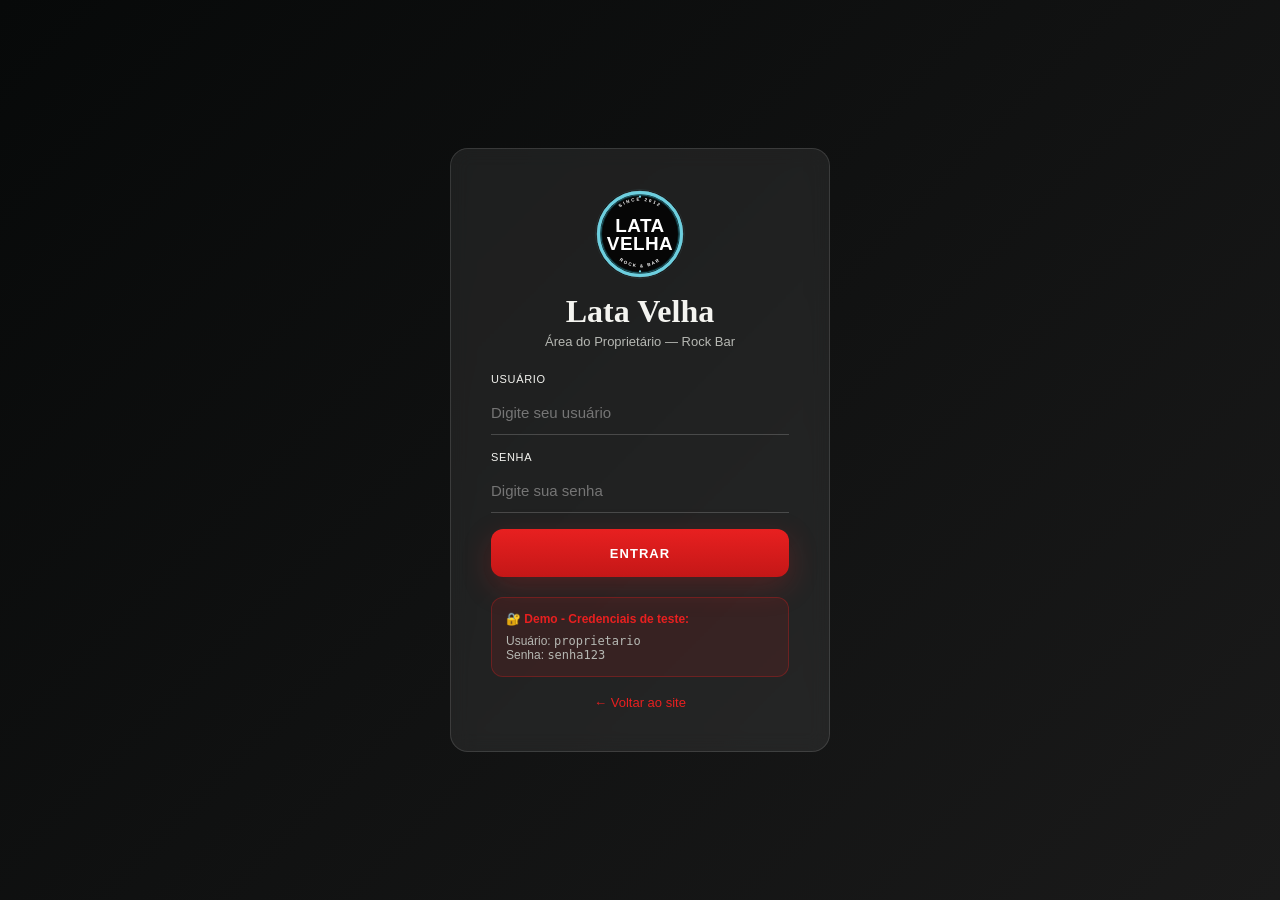
<file: proprietario1.html>
﻿<!DOCTYPE html>
<html lang="pt-BR">
<head>
  <meta charset="UTF-8">
  <meta name="viewport" content="width=device-width, initial-scale=1.0, viewport-fit=cover">
  <title>Área do Proprietário - Lata Velha Rock Bar</title>
  <style>
    :root {
      --bg: #070909;
      --card: rgba(255, 255, 255, 0.07);
      --card-border: rgba(255, 255, 255, 0.12);
      --text: #f4f4f0;
      --muted: #b6b8b3;
      --accent: #e82020;
      --accent-dark: #c41717;
    }

    * {
      box-sizing: border-box;
      margin: 0;
      padding: 0;
    }

    html {
      scroll-behavior: smooth;
    }

    body {
      font-family: -apple-system, BlinkMacSystemFont, "Segoe UI", Helvetica, Arial, sans-serif;
      background: radial-gradient(circle at top left, rgba(232, 32, 32, 0.09), transparent 26%),
                  radial-gradient(circle at right center, rgba(232, 32, 32, 0.06), transparent 20%),
                  var(--bg);
      color: var(--text);
      font-size: 16px;
      line-height: 1.5;
    }

    a {
      color: inherit;
      text-decoration: none;
    }

    .container {
      width: calc(100% - 24px);
      max-width: 1240px;
      margin: 0 auto;
      padding: 0 12px;
    }

    .nav {
      position: sticky;
      top: 0;
      z-index: 30;
      backdrop-filter: blur(14px);
      background: rgba(7, 9, 9, 0.95);
      border-bottom: 1px solid rgba(255, 255, 255, 0.06);
    }

    .nav-inner {
      display: flex;
      flex-direction: column;
      gap: 12px;
      padding: 14px 0;
      align-items: center;
    }

    .brand {
      display: flex;
      align-items: center;
      gap: 8px;
      font-weight: 700;
      font-size: 15px;
    }

    .brand-badge {
      width: 38px;
      height: 38px;
      border-radius: 50%;
      background: rgba(232, 32, 32, 0.12);
      border: 1px solid rgba(232, 32, 32, 0.35);
      display: grid;
      place-items: center;
      color: var(--accent);
      font-size: 11px;
      font-weight: 800;
    }

    .nav-links {
      display: grid;
      grid-template-columns: 1fr;
      gap: 8px;
      width: 100%;
      max-width: 320px;
    }

    .nav-links a {
      text-align: center;
      font-size: 13px;
      padding: 10px 8px;
      color: var(--muted);
    }

    .header-proprietario {
      display: flex;
      flex-direction: column;
      gap: 14px;
      padding: 16px 0;
      margin-bottom: 24px;
    }

    .header-proprietario h1 {
      margin: 0;
      font-family: Georgia, serif;
      font-size: 24px;
    }

    .header-proprietario > div:first-child p {
      color: var(--muted);
      margin: 4px 0 0;
      font-size: 13px;
    }

    .user-info {
      display: flex;
      align-items: center;
      gap: 12px;
    }

    .user-badge {
      width: 40px;
      height: 40px;
      border-radius: 50%;
      background: linear-gradient(135deg, var(--accent), var(--accent-dark));
      display: grid;
      place-items: center;
      font-weight: 800;
      color: #ffffff;
      font-size: 14px;
      flex-shrink: 0;
    }

    .user-details h3 {
      margin: 0;
      font-size: 13px;
    }

    .user-details p {
      margin: 0;
      font-size: 11px;
      color: var(--muted);
    }

    .btn-logout {
      background: rgba(255, 100, 100, 0.1);
      border: 1px solid rgba(255, 100, 100, 0.3);
      color: #ff6464;
      padding: 10px 16px;
      border-radius: 10px;
      cursor: pointer;
      transition: 0.2s;
      font-size: 12px;
      font-weight: 600;
      min-width: 80px;
    }

    .btn-logout:active {
      background: rgba(255, 100, 100, 0.2);
    }

    .dashboard-grid {
      display: grid;
      grid-template-columns: 1fr;
      gap: 16px;
      margin-bottom: 24px;
    }

    .dashboard-card {
      background: rgba(255, 255, 255, 0.07);
      border: 1px solid rgba(255, 255, 255, 0.12);
      border-radius: 16px;
      padding: 18px;
      backdrop-filter: blur(10px);
    }

    .dashboard-card h3 {
      font-family: Georgia, serif;
      font-size: 24px;
      margin: 0 0 8px;
      color: var(--accent);
    }

    .dashboard-card .stat {
      font-size: 32px;
      font-weight: 800;
      margin: 8px 0;
    }

    .dashboard-card p {
      color: var(--muted);
      margin: 0;
      font-size: 12px;
    }

    .section-proprietario {
      background: rgba(255, 255, 255, 0.07);
      border: 1px solid rgba(255, 255, 255, 0.12);
      border-radius: 16px;
      padding: 18px;
      backdrop-filter: blur(10px);
      margin-bottom: 16px;
    }

    .section-proprietario h2 {
      font-family: Georgia, serif;
      font-size: 18px;
      margin: 0 0 14px;
    }

    .table-responsive {
      overflow-x: auto;
      -webkit-overflow-scrolling: touch;
    }

    table {
      width: 100%;
      border-collapse: collapse;
      font-size: 12px;
    }

    table th {
      background: rgba(232, 32, 32, 0.1);
      padding: 10px 8px;
      text-align: left;
      font-weight: 600;
      border-bottom: 1px solid rgba(255, 255, 255, 0.12);
      color: var(--accent);
      font-size: 10px;
    }

    table td {
      padding: 10px 8px;
      border-bottom: 1px solid rgba(255, 255, 255, 0.06);
    }

    .status-badge {
      display: inline-block;
      padding: 4px 10px;
      border-radius: 16px;
      font-size: 10px;
      font-weight: 600;
    }

    .status-confirmado {
      background: rgba(232, 32, 32, 0.2);
      color: var(--accent);
    }

    .status-pendente {
      background: rgba(255, 200, 0, 0.2);
      color: #ffc800;
    }

    .resumo-bottom {
      display: grid;
      grid-template-columns: 1fr;
      gap: 16px;
      margin-bottom: 24px;
    }

    @media (min-width: 640px) {
      .resumo-bottom {
        grid-template-columns: 1fr 1fr;
      }
    }

    .event-item {
      display: flex;
      align-items: center;
      gap: 12px;
      padding: 10px 0;
      border-bottom: 1px solid rgba(255,255,255,0.06);
    }

    .event-item:last-child { border-bottom: none; }

    .event-date-badge {
      background: rgba(34,242,122,0.12);
      border: 1px solid rgba(34,242,122,0.25);
      border-radius: 8px;
      padding: 6px 10px;
      text-align: center;
      min-width: 44px;
      flex-shrink: 0;
    }

    .event-date-badge .day {
      font-size: 18px;
      font-weight: 800;
      color: var(--accent);
      line-height: 1;
    }

    .event-date-badge .month {
      font-size: 9px;
      color: var(--muted);
      text-transform: uppercase;
      letter-spacing: 0.05em;
    }

    .event-info .event-name {
      font-size: 13px;
      font-weight: 600;
    }

    .event-info .event-meta {
      font-size: 11px;
      color: var(--muted);
      margin-top: 2px;
    }

    .activity-item {
      display: flex;
      align-items: flex-start;
      gap: 10px;
      padding: 10px 0;
      border-bottom: 1px solid rgba(255,255,255,0.06);
    }

    .activity-item:last-child { border-bottom: none; }

    .activity-dot {
      width: 8px;
      height: 8px;
      border-radius: 50%;
      margin-top: 5px;
      flex-shrink: 0;
    }

    .activity-dot.vip { background: var(--accent); }
    .activity-dot.reserva { background: #a78bfa; }

    .activity-info .activity-name {
      font-size: 13px;
      font-weight: 600;
    }

    .activity-info .activity-meta {
      font-size: 11px;
      color: var(--muted);
      margin-top: 2px;
    }

    /* ABAS */
    .tabs {
      display: flex;
      gap: 12px;
      border-bottom: 1px solid rgba(255, 255, 255, 0.06);
      margin-bottom: 24px;
      overflow-x: auto;
      padding-bottom: 12px;
      -webkit-overflow-scrolling: touch;
    }

    .tab-btn {
      background: none;
      border: none;
      color: var(--muted);
      padding: 8px 16px;
      cursor: pointer;
      font-size: 13px;
      font-weight: 500;
      border-bottom: 2px solid transparent;
      transition: 0.2s;
      white-space: nowrap;
    }

    .tab-btn.active {
      color: var(--accent);
      border-bottom-color: var(--accent);
    }

    .tab-btn:hover {
      color: var(--text);
    }

    .tab-content {
      display: none;
    }

    .tab-content.active {
      display: block;
    }

    /* UPLOAD DE IMAGEM */
    .upload-zone {
      border: 2px dashed rgba(255,255,255,0.15);
      border-radius: 12px;
      padding: 20px 16px;
      text-align: center;
      cursor: pointer;
      transition: 0.2s;
      position: relative;
      background: rgba(255,255,255,0.03);
    }
    .upload-zone:hover, .upload-zone.dragover {
      border-color: var(--accent);
      background: rgba(34,242,122,0.05);
    }
    .upload-zone input[type="file"] {
      position: absolute;
      inset: 0;
      opacity: 0;
      cursor: pointer;
      width: 100%;
      height: 100%;
      border: none;
      background: none;
      padding: 0;
      min-height: unset;
    }
    .upload-icon { font-size: 22px; margin-bottom: 6px; }
    .upload-text { color: var(--muted); font-size: 12px; pointer-events: none; }
    .img-preview-wrap { position: relative; display: inline-block; margin-top: 8px; }
    .img-preview { max-height: 110px; border-radius: 8px; display: block; }
    .img-remove {
      position: absolute;
      top: -8px; right: -8px;
      background: rgba(255,80,80,0.9);
      border: none;
      color: white;
      width: 22px; height: 22px;
      border-radius: 50%;
      cursor: pointer;
      font-size: 12px;
      display: grid;
      place-items: center;
    }

    /* PÚBLICO-ALVO */
    .audience-section {
      background: rgba(255,255,255,0.04);
      border: 1px solid rgba(255,255,255,0.1);
      border-radius: 10px;
      padding: 14px;
    }
    .audience-label {
      font-size: 11px;
      font-weight: 700;
      color: var(--muted);
      text-transform: uppercase;
      letter-spacing: 0.06em;
      margin-bottom: 10px;
    }
    .audience-options { display: flex; flex-wrap: wrap; gap: 8px; }
    .audience-opt {
      display: flex;
      align-items: center;
      gap: 6px;
      font-size: 12px;
      font-weight: 500;
      color: var(--text);
      text-transform: none;
      letter-spacing: 0;
      cursor: pointer;
      background: rgba(255,255,255,0.05);
      border: 1px solid rgba(255,255,255,0.1);
      border-radius: 8px;
      padding: 7px 12px;
      transition: 0.15s;
    }
    .audience-opt:has(input:checked) {
      border-color: var(--accent);
      background: rgba(34,242,122,0.1);
      color: var(--accent);
    }
    .audience-opt input[type="radio"] {
      width: 14px; height: 14px;
      min-height: unset;
      accent-color: var(--accent);
      cursor: pointer;
      flex-shrink: 0;
      border: none;
      background: none;
      padding: 0;
    }
    .audience-count { margin-top: 10px; font-size: 11px; color: var(--muted); }
    .audience-count strong { color: var(--accent); }

    /* CONTADOR DE CARACTERES */
    .char-counter { text-align: right; font-size: 10px; color: var(--muted); margin-top: 4px; }
    .char-counter.warn { color: #ffc800; }
    .char-counter.over { color: #ff6464; }

    /* FORMULÁRIO DE CAMPANHA */
    .campaign-form {
      display: grid;
      grid-template-columns: 1fr;
      gap: 14px;
      background: rgba(255, 255, 255, 0.05);
      padding: 20px;
      border-radius: 12px;
      margin-bottom: 24px;
    }

    .campaign-form label {
      display: flex;
      flex-direction: column;
      gap: 6px;
      font-size: 12px;
      font-weight: 600;
    }

    .campaign-form input,
    .campaign-form select,
    .campaign-form textarea {
      background: rgba(255, 255, 255, 0.07);
      border: 1px solid rgba(255, 255, 255, 0.12);
      color: var(--text);
      padding: 10px;
      border-radius: 8px;
      font-family: inherit;
      font-size: 13px;
    }

    .campaign-form select {
      background: #0f1211;
    }

    .campaign-form select option,
    select option {
      background: #0f1211;
      color: #f4f4f0;
    }

    .campaign-form textarea {
      resize: vertical;
      min-height: 80px;
    }

    .campaign-form button {
      background: var(--accent);
      color: #ffffff;
      border: none;
      padding: 12px;
      border-radius: 10px;
      cursor: pointer;
      font-weight: 600;
      font-size: 13px;
      transition: 0.2s;
    }

    .campaign-form button:active {
      background: var(--accent-dark);
    }

    .btn-secondary {
      background: rgba(232, 32, 32, 0.2);
      color: var(--accent);
    }

    /* HISTÓRICO DE CAMPANHAS */
    .campaign-item {
      background: rgba(255, 255, 255, 0.05);
      border: 1px solid rgba(255, 255, 255, 0.12);
      border-radius: 12px;
      padding: 16px;
      margin-bottom: 12px;
    }

    .campaign-header {
      display: flex;
      justify-content: space-between;
      align-items: flex-start;
      gap: 12px;
      margin-bottom: 12px;
    }

    .campaign-title {
      font-weight: 600;
      font-size: 14px;
    }

    .campaign-type {
      display: inline-block;
      background: rgba(232, 32, 32, 0.15);
      color: var(--accent);
      padding: 4px 10px;
      border-radius: 8px;
      font-size: 10px;
      font-weight: 600;
    }

    .campaign-meta {
      display: flex;
      gap: 16px;
      font-size: 11px;
      color: var(--muted);
      margin-bottom: 10px;
    }

    .campaign-content {
      background: rgba(0, 0, 0, 0.2);
      padding: 12px;
      border-radius: 8px;
      font-size: 12px;
      line-height: 1.4;
      margin-bottom: 12px;
    }

    .campaign-actions {
      display: flex;
      gap: 8px;
    }

    .btn-small {
      background: rgba(232, 32, 32, 0.15);
      border: none;
      color: var(--accent);
      padding: 6px 12px;
      border-radius: 6px;
      cursor: pointer;
      font-size: 11px;
      font-weight: 600;
    }

    .btn-delete {
      background: rgba(255, 100, 100, 0.15);
      color: #ff6464;
    }

    .status-enviada {
      background: rgba(232, 32, 32, 0.2);
      color: var(--accent);
      padding: 4px 10px;
      border-radius: 6px;
      font-size: 10px;
    }

    .status-rascunho {
      background: rgba(255, 200, 0, 0.2);
      color: #ffc800;
      padding: 4px 10px;
      border-radius: 6px;
      font-size: 10px;
    }

    @media (min-width: 640px) {
      .campaign-form {
        grid-template-columns: 1fr 1fr;
      }

      .campaign-form label:last-child {
        grid-column: 1 / -1;
      }

      .campaign-form button {
        grid-column: 1 / -1;
      }
    }

    /* MODAL DE PRÉ-VISUALIZAÇÃO */
    .modal-overlay {
      display: none;
      position: fixed;
      top: 0;
      left: 0;
      right: 0;
      bottom: 0;
      background: rgba(0, 0, 0, 0.8);
      z-index: 1000;
      align-items: center;
      justify-content: center;
      backdrop-filter: blur(5px);
    }

    .modal-overlay.active {
      display: flex;
    }

    .modal-content {
      background: var(--bg);
      border: 1px solid rgba(255, 255, 255, 0.12);
      border-radius: 20px;
      padding: 20px;
      width: calc(100% - 40px);
      max-width: 400px;
      max-height: 90vh;
      overflow-y: auto;
      position: relative;
    }

    .modal-close {
      position: absolute;
      top: 12px;
      right: 12px;
      background: rgba(255, 100, 100, 0.1);
      border: none;
      color: #ff6464;
      width: 32px;
      height: 32px;
      border-radius: 50%;
      cursor: pointer;
      font-size: 18px;
      display: grid;
      place-items: center;
    }

    .preview-phone {
      background: linear-gradient(135deg, #1a1a2e, #16213e);
      border: 8px solid #0f0f0f;
      border-radius: 40px;
      padding: 12px;
      box-shadow: 0 20px 60px rgba(0, 0, 0, 0.7);
      aspect-ratio: 9 / 19;
      overflow: hidden;
      display: flex;
      flex-direction: column;
      margin: 20px 0;
    }

    .phone-screen {
      background: #fff;
      border-radius: 32px;
      flex: 1;
      overflow: hidden;
      display: flex;
      flex-direction: column;
      box-shadow: inset 0 0 20px rgba(0, 0, 0, 0.1);
    }

    .phone-header {
      background: #075e54;
      color: white;
      padding: 12px;
      font-size: 13px;
      font-weight: 600;
      display: flex;
      align-items: center;
      gap: 8px;
      border-bottom: 1px solid #ddd;
    }

    .phone-header::before {
      content: "Lata Velha Rock Bar";
      display: block;
    }

    .phone-messages {
      flex: 1;
      overflow-y: auto;
      padding: 12px;
      background: #ecf0f1;
      display: flex;
      flex-direction: column;
      gap: 8px;
      font-size: 12px;
      font-family: -apple-system, BlinkMacSystemFont, "Segoe UI", sans-serif;
      color: #000;
    }

    .message-received {
      background: #fff;
      border-radius: 18px;
      padding: 10px 12px;
      max-width: 85%;
      align-self: flex-start;
      box-shadow: 0 1px 2px rgba(0, 0, 0, 0.1);
      word-wrap: break-word;
      white-space: pre-wrap;
      line-height: 1.4;
    }

    .message-time {
      font-size: 10px;
      color: #888;
      text-align: right;
      padding: 0 12px;
      margin-top: 4px;
    }

    .preview-title {
      text-align: center;
      color: var(--muted);
      font-size: 12px;
      margin-top: 12px;
    }

    .preview-info {
      background: rgba(232, 32, 32, 0.1);
      border-left: 3px solid var(--accent);
      padding: 12px;
      border-radius: 6px;
      font-size: 11px;
      margin-top: 16px;
      color: var(--muted);
    }

    .preview-info strong {
      color: var(--accent);
      display: block;
      margin-bottom: 4px;
    }

    /* INDICADORES */
    .kpi-grid {
      display: grid;
      grid-template-columns: 1fr;
      gap: 16px;
      margin-bottom: 24px;
    }

    .kpi-card {
      background: rgba(255, 255, 255, 0.07);
      border: 1px solid rgba(255, 255, 255, 0.12);
      border-radius: 16px;
      padding: 18px;
      backdrop-filter: blur(10px);
      display: grid;
      grid-template-columns: auto 1fr;
      gap: 16px;
      align-items: center;
    }

    .kpi-icon {
      font-size: 32px;
      display: grid;
      place-items: center;
      width: 60px;
      height: 60px;
      background: rgba(232, 32, 32, 0.1);
      border-radius: 12px;
    }

    .kpi-label {
      font-size: 11px;
      color: var(--muted);
      text-transform: uppercase;
      letter-spacing: 0.5px;
      font-weight: 600;
    }

    .kpi-value {
      font-size: 32px;
      font-weight: 800;
      color: var(--accent);
      margin: 4px 0;
    }

    .kpi-detail {
      font-size: 12px;
      color: var(--muted);
    }

    .indicators-grid {
      display: grid;
      grid-template-columns: 1fr;
      gap: 16px;
      margin-bottom: 24px;
    }

    .chart-container {
      display: grid;
      grid-template-columns: repeat(auto-fit, minmax(80px, 1fr));
      gap: 8px;
      align-items: flex-end;
      height: 200px;
      padding: 12px 0;
    }

    .chart-bar {
      background: linear-gradient(180deg, var(--accent), rgba(232, 32, 32, 0.6));
      border-radius: 8px 8px 0 0;
      position: relative;
      cursor: pointer;
      transition: 0.2s;
      min-height: 20px;
    }

    .chart-bar:hover {
      background: linear-gradient(180deg, var(--accent-dark), var(--accent));
    }

    .chart-label {
      font-size: 9px;
      color: var(--muted);
      text-align: center;
      margin-top: 8px;
      word-break: break-word;
    }

    .chart-tooltip {
      position: absolute;
      bottom: 100%;
      left: 50%;
      transform: translateX(-50%);
      background: rgba(0, 0, 0, 0.8);
      color: var(--accent);
      padding: 4px 8px;
      border-radius: 4px;
      font-size: 10px;
      white-space: nowrap;
      font-weight: 600;
      pointer-events: none;
      opacity: 0;
      transition: opacity 0.2s;
    }

    .chart-bar:hover .chart-tooltip {
      opacity: 1;
    }

    .aniversariante-item {
      background: rgba(255, 255, 255, 0.05);
      border-left: 3px solid var(--accent);
      padding: 12px;
      border-radius: 6px;
      display: flex;
      justify-content: space-between;
      align-items: center;
    }

    .aniversariante-info {
      flex: 1;
    }

    .aniversariante-nome {
      font-weight: 600;
      font-size: 13px;
    }

    .aniversariante-data {
      font-size: 11px;
      color: var(--muted);
      margin-top: 2px;
    }

    .aniversariante-whatsapp {
      font-size: 11px;
      color: var(--accent);
    }

    .insight-item {
      background: rgba(255, 255, 255, 0.05);
      border-left: 3px solid var(--accent);
      padding: 12px;
      border-radius: 6px;
    }

    .insight-title {
      font-weight: 600;
      font-size: 12px;
      color: var(--accent);
      margin-bottom: 4px;
    }

    .insight-text {
      font-size: 12px;
      color: var(--text);
      line-height: 1.4;
    }

    @media (min-width: 640px) {
      .kpi-grid {
        grid-template-columns: repeat(2, 1fr);
      }

      .indicators-grid {
        grid-template-columns: repeat(2, 1fr);
      }

      .kpi-card {
        grid-template-columns: 1fr;
        text-align: center;
      }

      .kpi-icon {
        margin: 0 auto;
      }
    }

    .footer {
      margin-top: 60px;
      padding: 24px 0 32px;
      color: var(--muted);
      font-size: 12px;
      text-align: center;
      border-top: 1px solid rgba(255, 255, 255, 0.06);
    }

    @media (min-width: 640px) {
      .nav-inner {
        flex-direction: row;
        justify-content: space-between;
        gap: 20px;
        padding: 16px 0;
      }

      .nav-links {
        grid-template-columns: 1fr;
        gap: 8px;
        width: auto;
        max-width: none;
      }

      .header-proprietario {
        flex-direction: row;
        justify-content: space-between;
        align-items: center;
        padding: 20px 0;
      }

      .header-proprietario h1 {
        font-size: 32px;
      }

      .dashboard-grid {
        grid-template-columns: repeat(3, 1fr);
      }

      .section-proprietario h2 {
        font-size: 22px;
      }

      table {
        font-size: 14px;
      }

      table th,
      table td {
        padding: 12px;
      }

    }
  </style>
</head>
<body>
  <header class="nav">
    <div class="container nav-inner">
      <div class="brand">
        <img src="logo.svg" alt="Lata Velha" class="brand-badge" style="width:44px;height:44px;border-radius:50%;cursor:pointer;user-select:none;">
        <div>Lata Velha</div>
      </div>
      <nav class="nav-links">
        <a href="index.html">← Voltar ao site</a>
      </nav>
    </div>
  </header>

  <main>
    <div class="container">
      <div class="header-proprietario">
        <div>
          <h1>Área do Proprietário</h1>
          <p>Gerencie seu estabelecimento</p>
        </div>
        <div class="user-info">
          <div class="user-details">
            <h3 id="userName">Bem-vindo!</h3>
            <p id="loginTime"></p>
          </div>
          <button class="btn-logout" onclick="AUTH.logout()">Sair</button>
        </div>
      </div>

      <!-- ABAS DE NAVEGAÇÃO -->
      <div class="tabs">
        <button class="tab-btn active" onclick="mostrarAba('resumo')">📊 Resumo</button>
        <button class="tab-btn" onclick="mostrarAba('indicadores')">📈 Indicadores</button>
        <button class="tab-btn" onclick="mostrarAba('leads')">👥 Clientes Potenciais</button>
        <button class="tab-btn" onclick="mostrarAba('reservas')">📋 Reservas</button>
        <button class="tab-btn" onclick="mostrarAba('campanhas')">📢 Criar Campanha</button>
        <button class="tab-btn" onclick="mostrarAba('gerenciarCampanhas')">🗂️ Gerenciar Campanhas</button>
      </div>

      <!-- ABA: RESUMO -->
      <div id="resumo" class="tab-content active">

      <div class="dashboard-grid">
        <div class="dashboard-card">
          <h3>📋</h3>
          <div class="stat" id="totalReservas">0</div>
          <p>Reservas cadastradas</p>
        </div>
        <div class="dashboard-card">
          <h3>👥</h3>
          <div class="stat" id="totalVIP">0</div>
          <p>Inscrições VIP</p>
        </div>
        <div class="dashboard-card">
          <h3>📊</h3>
          <div class="stat" id="totalLeads">0</div>
          <p>Total de leads</p>
        </div>
      </div>

      <div class="section-proprietario">
        <h2>📋 Reservas Solicitadas</h2>
        <div class="table-responsive">
          <table>
            <thead>
              <tr>
                <th>Data do Evento</th>
                <th>Mesa</th>
                <th>Nome</th>
                <th>Pessoas</th>
                <th>Tipo de Evento</th>
                <th>WhatsApp</th>
                <th>Data de Cadastro</th>
              </tr>
            </thead>
            <tbody id="tabelaReservas">
              <tr>
                <td colspan="7" style="text-align: center; color: var(--muted);">Nenhuma reserva cadastrada</td>
              </tr>
            </tbody>
          </table>
        </div>
      </div>

      <div class="resumo-bottom">
        <div class="section-proprietario">
          <h2>📅 Próximos Eventos</h2>
          <div id="proximosEventos">
            <p style="text-align:center;color:var(--muted);padding:20px 0;">Nenhuma reserva futura</p>
          </div>
        </div>
        <div class="section-proprietario">
          <h2>🕐 Atividade Recente</h2>
          <div id="atividadeRecente">
            <p style="text-align:center;color:var(--muted);padding:20px 0;">Nenhuma atividade ainda</p>
          </div>
        </div>
      </div>
      </div><!-- FIM: ABA RESUMO -->

      <!-- ABA: INDICADORES -->
      <div id="indicadores" class="tab-content">
      <div class="section-proprietario">
        <h2>📈 Indicadores e Performance</h2>
      </div>

      <div class="kpi-grid">
        <div class="kpi-card">
          <div class="kpi-icon">📍</div>
          <div class="kpi-info">
            <div class="kpi-label">Taxa de Engajamento</div>
            <div class="kpi-value" id="kpiEngajamento">0%</div>
            <div class="kpi-detail" id="kpiEngajamentoDetail">0 de 0 convertidos</div>
          </div>
        </div>

        <div class="kpi-card">
          <div class="kpi-icon">👥</div>
          <div class="kpi-info">
            <div class="kpi-label">Capacidade Prevista</div>
            <div class="kpi-value" id="kpiCapacidade">0</div>
            <div class="kpi-detail">pessoas em reservas</div>
          </div>
        </div>

        <div class="kpi-card">
          <div class="kpi-icon">🎯</div>
          <div class="kpi-info">
            <div class="kpi-label">Evento Mais Popular</div>
            <div class="kpi-value" id="kpiEventoPopular">—</div>
            <div class="kpi-detail" id="kpiEventoDetail">0 solicitações</div>
          </div>
        </div>

        <div class="kpi-card">
          <div class="kpi-icon">🎂</div>
          <div class="kpi-info">
            <div class="kpi-label">Aniversariantes Este Mês</div>
            <div class="kpi-value" id="kpiAniversariantes">0</div>
            <div class="kpi-detail">oportunidades VIP</div>
          </div>
        </div>
      </div>

      <div class="section-proprietario" style="margin-bottom:16px;">
        <h3>📈 Evolução Diária de Cadastros</h3>
        <div id="chartEvolucao" style="margin-top:12px;"></div>
      </div>

      <div class="indicators-grid">
        <div class="section-proprietario">
          <h3>🎉 Distribuição de Eventos</h3>
          <div class="chart-container" id="chartEventos"></div>
        </div>

        <div class="section-proprietario">
          <h3>📅 Reservas por Período</h3>
          <div class="chart-container" id="chartPeriodo"></div>
        </div>
      </div>

      <div class="section-proprietario">
        <h3>🎂 Aniversariantes do Mês</h3>
        <div id="listaAniversariantes" style="display: grid; grid-template-columns: 1fr; gap: 12px;">
          <p style="text-align: center; color: var(--muted); padding: 20px;">Nenhum aniversariante no mês</p>
        </div>
      </div>

      <div class="section-proprietario">
        <h3>🏆 Insights de Negócio</h3>
        <div id="insightsNegocio" style="display: grid; grid-template-columns: 1fr; gap: 12px;">
          <p style="text-align: center; color: var(--muted); padding: 20px;">Sem dados suficientes para gerar insights</p>
        </div>
      </div>
      </div><!-- FIM: ABA INDICADORES -->
      <div id="leads" class="tab-content">
      <div class="section-proprietario">
        <h2>👥 Inscrições na Lista VIP</h2>
        <div class="table-responsive">
          <table>
            <thead>
              <tr>
                <th>Nome</th>
                <th>Mesa</th>
                <th>WhatsApp</th>
                <th>E-mail</th>
                <th>Data de Inscrição</th>
                <th>Aniversário</th>
              </tr>
            </thead>
            <tbody id="tabelaVIP">
              <tr>
                <td colspan="6" style="text-align: center; color: var(--muted);">Nenhuma inscrição VIP cadastrada</td>
              </tr>
            </tbody>
          </table>
        </div>
      </div>
      </div><!-- FIM: ABA LEADS -->

      <!-- ABA: RESERVAS -->
      <div id="reservas" class="tab-content">
      <div class="section-proprietario">
        <h2>📋 Todas as Reservas</h2>
        <div class="table-responsive">
          <table>
            <thead>
              <tr>
                <th>Data do Evento</th>
                <th>Mesa</th>
                <th>Nome</th>
                <th>Pessoas</th>
                <th>Tipo de Evento</th>
                <th>WhatsApp</th>
                <th>Data de Cadastro</th>
              </tr>
            </thead>
            <tbody id="tabelaReservasCompleta">
              <tr>
                <td colspan="7" style="text-align: center; color: var(--muted);">Nenhuma reserva cadastrada</td>
              </tr>
            </tbody>
          </table>
        </div>
      </div>
      </div><!-- FIM: ABA RESERVAS -->

      <!-- ABA: CRIAR CAMPANHA -->
      <div id="campanhas" class="tab-content">

      <!-- CONFIGURAÇÃO N8N -->
      <div class="section-proprietario" id="n8nConfigPanel" style="margin-bottom:16px;">
        <div style="display:flex;justify-content:space-between;align-items:center;cursor:pointer;" onclick="toggleN8nPanel()">
          <h2 style="margin:0;">⚙️ Configuração do n8n</h2>
          <span id="n8nStatusBadge" style="font-size:12px;padding:4px 12px;border-radius:999px;font-weight:700;"></span>
        </div>
        <div id="n8nPanelBody" style="display:none;margin-top:16px;">
          <p style="font-size:12px;color:var(--muted);margin-bottom:14px;line-height:1.6;">
            Cole abaixo a URL do webhook do seu n8n. Todas as campanhas serão enviadas para esse endpoint com o payload completo (mensagens personalizadas, imagem, links de confirmação).
          </p>
          <div style="display:grid;gap:10px;">
            <label style="font-size:11px;font-weight:700;color:var(--muted);text-transform:uppercase;letter-spacing:0.06em;">
              Webhook URL
              <input type="url" id="n8nWebhookInput" placeholder="https://seu-n8n.com/webhook/lata-velha-rock"
                style="margin-top:6px;width:100%;background:rgba(255,255,255,0.06);border:1px solid rgba(255,255,255,0.12);color:var(--text);padding:10px;border-radius:8px;font-family:inherit;font-size:13px;">
            </label>
            <label style="font-size:11px;font-weight:700;color:var(--muted);text-transform:uppercase;letter-spacing:0.06em;">
              API Key (opcional)
              <input type="password" id="n8nApiKeyInput" placeholder="Chave de autenticação do webhook"
                style="margin-top:6px;width:100%;background:rgba(255,255,255,0.06);border:1px solid rgba(255,255,255,0.12);color:var(--text);padding:10px;border-radius:8px;font-family:inherit;font-size:13px;">
            </label>
            <div style="display:flex;gap:8px;">
              <button type="button" onclick="salvarConfN8n()"
                style="background:var(--accent);color:#ffffff;border:none;padding:10px 20px;border-radius:8px;cursor:pointer;font-weight:700;font-size:13px;">
                💾 Salvar
              </button>
              <button type="button" onclick="testarN8n()"
                style="background:rgba(34,242,122,0.15);color:var(--accent);border:1px solid rgba(34,242,122,0.3);padding:10px 20px;border-radius:8px;cursor:pointer;font-weight:700;font-size:13px;">
                🔌 Testar conexão
              </button>
            </div>
            <div id="n8nTestResult" style="font-size:12px;display:none;padding:10px;border-radius:8px;"></div>
          </div>
          <details style="margin-top:16px;">
            <summary style="font-size:11px;color:var(--muted);cursor:pointer;font-weight:600;">📋 Ver formato do payload enviado</summary>
            <pre style="margin-top:10px;background:rgba(0,0,0,0.3);border-radius:8px;padding:12px;font-size:10px;color:#b6b8b3;overflow-x:auto;line-height:1.5;">{
  "type": "campanha_whatsapp",
  "timestamp": "2026-04-20T16:00:00Z",
  "source": "showzap-lata-velha",
  "data": {
    "campanha": {
      "id": 1713628800000,
      "titulo": "Show de Sexta",
      "tipo": "show",
      "publico": "vip",
      "confirmacao": true,
      "total_leads": 25
    },
    "mensagens": [
      {
        "whatsapp": "+5511999999999",
        "nome": "João Silva",
        "mensagem": "🎸 Oi, João Silva! Tem show...\n👇 https://seusite.com/confirmar.html?c=...",
        "imagem": "data:image/jpeg;base64,..."
      }
    ]
  }
}</pre>
          </details>
        </div>
      </div>

      <div class="section-proprietario">
        <h2>📢 Nova Campanha</h2>
        <form class="campaign-form" id="formCampanha">
          <label>Título Interno
            <input type="text" name="titulo" placeholder="Ex: Show de Sexta - Rock" required>
          </label>
          <label>Tipo de Campanha
            <select name="tipo" required>
              <option value="show">🎸 Show</option>
              <option value="desconto">💰 Desconto</option>
              <option value="promocao">🎉 Promoção</option>
              <option value="evento">🎪 Evento</option>
              <option value="vip">👑 Benefício VIP</option>
              <option value="alerta">🔔 Alerta</option>
            </select>
          </label>

          <!-- IMAGEM -->
          <div class="upload-zone" id="uploadZone" style="grid-column:1/-1;"
               ondragover="event.preventDefault();this.classList.add('dragover')"
               ondragleave="this.classList.remove('dragover')"
               ondrop="handleDrop(event)">
            <input type="file" id="imagemInput" accept="image/*" onchange="handleImagem(this)">
            <div id="uploadContent">
              <div class="upload-icon">🖼️</div>
              <div class="upload-text">Clique ou arraste um flyer / foto do evento (máx. 5 MB)</div>
            </div>
          </div>

          <!-- PÚBLICO-ALVO -->
          <div class="audience-section" style="grid-column:1/-1;">
            <div class="audience-label">Público-alvo</div>
            <div class="audience-options">
              <label class="audience-opt"><input type="radio" name="publico" value="todos" checked onchange="atualizarPublico()"> Todos</label>
              <label class="audience-opt"><input type="radio" name="publico" value="vip" onchange="atualizarPublico()"> Só VIP</label>
              <label class="audience-opt"><input type="radio" name="publico" value="reservas" onchange="atualizarPublico()"> Só Reservas</label>
              <label class="audience-opt"><input type="radio" name="publico" value="aniversariantes" onchange="atualizarPublico()"> 🎂 Aniversariantes</label>
            </div>
            <div id="audienceCount" class="audience-count">—</div>
          </div>

          <label style="grid-column:1/-1;">Detalhes para IA
            <textarea name="detalhes" placeholder="Ex: Show da banda X, sexta à noite, convite exclusivo para VIP..."></textarea>
          </label>
          <label style="grid-column:1/-1;">
            <button type="button" onclick="gerarComIA()">✨ Gerar com IA</button>
          </label>

                <!-- CONFIRMAÇÃO DE PRESENÇA -->
          <label class="audience-opt" style="grid-column:1/-1;border-radius:10px;padding:12px 14px;background:rgba(255,255,255,0.04);border:1px solid rgba(255,255,255,0.1);cursor:pointer;">
            <input type="checkbox" name="confirmacao" id="checkConfirmacao" onchange="toggleConfirmacao()"
              style="width:16px;height:16px;min-height:unset;accent-color:var(--accent);cursor:pointer;flex-shrink:0;border:none;background:none;padding:0;">
            <div>
              <div style="font-size:13px;font-weight:600;color:var(--text);">🎯 Habilitar confirmação de presença</div>
              <div style="font-size:11px;color:var(--muted);margin-top:2px;">Gera um link único por contato para confirmar presença. Use <code style="color:var(--accent);">{link}</code> na mensagem.</div>
            </div>
          </label>

          <div style="grid-column:1/-1;">
            <div style="display:flex;justify-content:space-between;align-items:center;margin-bottom:8px;">
              <span style="font-size:11px;font-weight:700;color:var(--muted);text-transform:uppercase;letter-spacing:0.06em;">Conteúdo da Mensagem</span>
              <div style="display:flex;gap:6px;">
                <button type="button" class="btn-small" onclick="inserirNome()" style="padding:4px 10px;font-size:10px;background:rgba(34,242,122,0.15);border:none;color:var(--accent);border-radius:6px;cursor:pointer;font-weight:700;">+ {nome}</button>
                <button type="button" id="btnInserirLink" onclick="inserirLink()" style="display:none;padding:4px 10px;font-size:10px;background:rgba(167,139,250,0.15);border:none;color:#a78bfa;border-radius:6px;cursor:pointer;font-weight:700;">+ {link}</button>
              </div>
            </div>
            <textarea name="conteudo" id="conteudoCampanha" placeholder="A mensagem será preenchida aqui..." required rows="6"
              style="width:100%;background:rgba(255,255,255,0.06);border:1px solid rgba(255,255,255,0.12);color:var(--text);padding:10px;border-radius:8px;font-family:inherit;font-size:13px;resize:vertical;min-height:100px;"
              oninput="atualizarContador()"></textarea>
            <div class="char-counter" id="charCounter">0 / 1024</div>
          </div>

          <button type="submit">💾 Salvar Rascunho</button>
          <button type="button" class="btn-secondary" onclick="enviarCampanha()">📤 Enviar para Contatos</button>
          <button type="button" class="btn-secondary" onclick="abrirPreview()" style="grid-column:1/-1;">👁️ Pré-visualizar</button>
        </form>
      </div>

      </div><!-- FIM: ABA CRIAR CAMPANHA-->

      <!-- ABA: GERENCIAR CAMPANHAS -->
      <div id="gerenciarCampanhas" class="tab-content">
      <div class="section-proprietario">
        <h2>🗂️ Gerenciar Campanhas</h2>
        <p style="font-size:12px;color:var(--muted);margin-bottom:16px;line-height:1.6;">
          Acompanhe campanhas salvas, enviadas e em fila, veja confirmações de presença e remova registros antigos quando necessário.
        </p>
        <div id="historicoCampanhas"></div>
      </div>
      </div><!-- FIM: ABA GERENCIAR CAMPANHAS-->
    </div>
  </main>

  <!-- MODAL DE PRÉ-VISUALIZAÇÃO -->
  <div class="modal-overlay" id="previewModal">
    <div class="modal-content">
      <button class="modal-close" onclick="fecharPreview()">✕</button>
      
      <h2 style="text-align: center; margin-top: 0; color: var(--accent);">Pré-visualização da Mensagem</h2>
      
      <div class="preview-phone">
        <div class="phone-screen">
          <div class="phone-header">📲</div>
          <div class="phone-messages">
            <div class="message-received" id="previewContent"></div>
            <div class="message-time" id="previewTime"></div>
          </div>
        </div>
      </div>

      <div class="preview-title">Como seus clientes verão no WhatsApp</div>
      
      <div class="preview-info">
        <strong>💡 Dica:</strong> Esta é uma prévia de como a mensagem será entregue. O conteúdo pode sofrer pequenas alterações dependendo do cliente WhatsApp/SMS utilizado.
      </div>

      <div style="display: grid; grid-template-columns: 1fr; gap: 12px; margin-top: 16px;">
        <button class="btn-small" style="grid-column: 1 / -1; padding: 10px; font-size: 12px;" onclick="fecharPreview()">Fechar Pré-visualização</button>
      </div>
    </div>
  </div>

  <footer class="footer container">
    © 2026 Lata Velha Rock Bar. Todos os direitos reservados.
  </footer>

  <!-- Supabase inline client -->
  <script>
    // ─── Cliente Supabase ────────────────────────────────────────────────────
    const SUPABASE_URL = 'https://qebukjatbszmuwoalzjx.supabase.co/rest/v1';
    const SUPABASE_KEY = 'eyJhbGciOiJIUzI1NiIsInR5cCI6IkpXVCJ9.eyJpc3MiOiJzdXBhYmFzZSIsInJlZiI6InFlYnVramF0YnN6bXV3b2Fsemp4Iiwicm9sZSI6ImFub24iLCJpYXQiOjE3NzgxODc2ODUsImV4cCI6MjA5Mzc2MzY4NX0.ZRgQ74fuGz0hJ1YmcyOFjnHGmuUn2dnBVq2__-_uslw';

    const supabase = {
      _headers() {
        return {
          'apikey': SUPABASE_KEY,
          'Authorization': 'Bearer ' + SUPABASE_KEY,
          'Content-Type': 'application/json',
          'Prefer': 'return=representation'
        };
      },
      async select(table, query) {
        const res = await fetch(`${SUPABASE_URL}/${table}?${query || ''}`, { headers: this._headers() });
        if (!res.ok) throw new Error(await res.text());
        return res.json();
      },
      async insert(table, data) {
        const res = await fetch(`${SUPABASE_URL}/${table}`, {
          method: 'POST', headers: this._headers(), body: JSON.stringify(data)
        });
        if (!res.ok) throw new Error(await res.text());
        return res.json();
      },
      async update(table, data, match) {
        const params = Object.entries(match).map(([k,v]) => `${k}=eq.${v}`).join('&');
        const res = await fetch(`${SUPABASE_URL}/${table}?${params}`, {
          method: 'PATCH', headers: this._headers(), body: JSON.stringify(data)
        });
        if (!res.ok) throw new Error(await res.text());
        return res.json();
      },
      async delete(table, match) {
        const params = Object.entries(match).map(([k,v]) => `${k}=eq.${v}`).join('&');
        const res = await fetch(`${SUPABASE_URL}/${table}?${params}`, {
          method: 'DELETE', headers: this._headers()
        });
        if (!res.ok) throw new Error(await res.text());
        return true;
      }
    };
    // ────────────────────────────────────────────────────────────────────────
  </script>

  <script src="auth.js"></script>
  <script>
    // Protege a página
    AUTH.protectPage();

    // Exibe informações do usuário
    document.getElementById('userName').textContent = 'Olá, ' + AUTH.getUser() + '!';
    document.getElementById('loginTime').textContent = new Date().toLocaleDateString('pt-BR');

    // ABAS
    function mostrarAba(abaId, btn) {
      document.querySelectorAll('.tab-content').forEach(el => el.classList.remove('active'));
      document.querySelectorAll('.tab-btn').forEach(b => b.classList.remove('active'));
      document.getElementById(abaId).classList.add('active');
      const evtBtn = btn || (event && event.target);
      if (evtBtn) evtBtn.classList.add('active');
      if (abaId === 'indicadores') carregarIndicadores();
      else if (abaId === 'campanhas') { carregarLeads().then(() => { atualizarPublico(); }); atualizarStatusN8n(); }
      else if (abaId === 'gerenciarCampanhas') { carregarCampanhas(); popularSelectCampanhas(); renderAgendamentos(); initSchedForm(); }
      else if (abaId === 'leads' || abaId === 'reservas') carregarLeads();
    }

    // UTILITÁRIO — parseia aniversario em qualquer formato
    function parsearAniversario(str) {
      if (!str) return null;
      const s = str.trim();
      if (s.includes('-')) {
        const p = s.split('T')[0].split('-');
        if (p.length >= 3) return { mes: parseInt(p[1], 10), dia: parseInt(p[2], 10) };
      }
      if (s.includes('/')) {
        const p = s.split('/');
        return { mes: parseInt(p[1], 10), dia: parseInt(p[0], 10) };
      }
      return null;
    }

    // Cache para indicadores
    let _cachedVips = [], _cachedReservas = [];

    // LEADS — lê do Supabase
    async function carregarLeads() {
      try {
        const [vips, reservas] = await Promise.all([
          supabase.select('lista_vip', 'order=created_at.desc'),
          supabase.select('reservas', 'order=created_at.desc')
        ]);

        const totalLeads = vips.length + reservas.length;

        document.getElementById('totalReservas').textContent = reservas.length;
        document.getElementById('totalVIP').textContent = vips.length;
        document.getElementById('totalLeads').textContent = totalLeads;

        function fmtData(iso) {
          if (!iso) return '-';
          const [y, m, d] = iso.split('T')[0].split('-');
          return `${d}/${m}/${y}`;
        }
        function fmtAniv(iso) {
          if (!iso) return '—';
          const [, m, d] = iso.split('-');
          return `${d}/${m}`;
        }

        // Tabela de reservas (resumo)
        const tabelaReservas = document.getElementById('tabelaReservas');
        tabelaReservas.innerHTML = reservas.length > 0
          ? reservas.map(r => `<tr>
              <td>${fmtData(r.data_evento)}</td>
              <td>-</td>
              <td>${r.nome}</td>
              <td>${r.pessoas}</td>
              <td>${r.tipo_evento}</td>
              <td>${r.whatsapp}</td>
              <td>${fmtData(r.created_at)}</td>
            </tr>`).join('')
          : '<tr><td colspan="7" style="text-align:center;color:var(--muted);">Nenhuma reserva cadastrada</td></tr>';

        // Tabela de reservas completa
        const tabelaReservasCompleta = document.getElementById('tabelaReservasCompleta');
        tabelaReservasCompleta.innerHTML = tabelaReservas.innerHTML;

        // PRÓXIMOS EVENTOS
        const proximosEventos = document.getElementById('proximosEventos');
        if (proximosEventos) {
          const hojeStr = new Date().toISOString().split('T')[0];
          const ordenadas = [...reservas]
            .filter(r => r.data_evento && r.data_evento >= hojeStr)
            .sort((a, b) => new Date(a.data_evento) - new Date(b.data_evento))
            .slice(0, 5);
          if (ordenadas.length > 0) {
            const meses = ['Jan','Fev','Mar','Abr','Mai','Jun','Jul','Ago','Set','Out','Nov','Dez'];
            proximosEventos.innerHTML = ordenadas.map(r => {
              const [, mm, dd] = r.data_evento.split('-');
              return `<div class="event-item">
                <div class="event-date-badge">
                  <div class="day">${dd}</div>
                  <div class="month">${meses[parseInt(mm)-1]}</div>
                </div>
                <div class="event-info">
                  <div class="event-name">${r.nome}</div>
                  <div class="event-meta">${r.tipo_evento} · ${r.pessoas} pessoas</div>
                </div>
              </div>`;
            }).join('');
          } else {
            proximosEventos.innerHTML = '<p style="text-align:center;color:var(--muted);padding:20px 0;">Nenhuma reserva futura</p>';
          }
        }

        // ATIVIDADE RECENTE
        const atividadeRecente = document.getElementById('atividadeRecente');
        if (atividadeRecente) {
          const todos = [
            ...vips.map(v => ({ ...v, _tipo: 'VIP' })),
            ...reservas.map(r => ({ ...r, _tipo: 'Reserva' }))
          ].sort((a, b) => new Date(b.created_at) - new Date(a.created_at)).slice(0, 6);

          atividadeRecente.innerHTML = todos.length > 0
            ? todos.map(l => `<div class="activity-item">
                <div class="activity-dot ${l._tipo === 'VIP' ? 'vip' : 'reserva'}"></div>
                <div class="activity-info">
                  <div class="activity-name">${l.nome}</div>
                  <div class="activity-meta">${l._tipo === 'VIP' ? 'Entrou na Lista VIP' : 'Solicitou reserva · ' + (l.tipo_evento || '')} · ${fmtData(l.created_at)}</div>
                </div>
              </div>`).join('')
            : '<p style="text-align:center;color:var(--muted);padding:20px 0;">Nenhuma atividade ainda</p>';
        }

        // Tabela VIP
        const tabelaVIP = document.getElementById('tabelaVIP');
        tabelaVIP.innerHTML = vips.length > 0
          ? vips.map(v => `<tr>
              <td>${v.nome}</td>
              <td>-</td>
              <td>${v.whatsapp}</td>
              <td>${v.email || '—'}</td>
              <td>${fmtData(v.created_at)}</td>
              <td>${fmtAniv(v.aniversario)}</td>
            </tr>`).join('')
          : '<tr><td colspan="6" style="text-align:center;color:var(--muted);">Nenhuma inscrição VIP cadastrada</td></tr>';

        _cachedVips = vips;
        _cachedReservas = reservas;
        // Atualiza o contador de público se a aba campanhas estiver aberta
        if (document.getElementById('campanhas')?.classList.contains('active')) {
          atualizarPublico();
        }
        if (document.getElementById('indicadores')?.classList.contains('active')) {
          carregarIndicadores();
        }

      } catch (err) {
        console.error('Erro ao carregar leads:', err);
      }
    }

    // CAMPANHAS — lê do Supabase
    async function carregarCampanhas() {
      const historico = document.getElementById('historicoCampanhas');
      try {
        const campanhas = await supabase.select('campanhas', 'order=created_at.desc');
        if (campanhas.length === 0) {
          historico.innerHTML = '<p style="text-align:center;color:var(--muted);padding:20px;">Nenhuma campanha criada ainda</p>';
          return;
        }
        const todasConfirmacoes = JSON.parse(localStorage.getItem('confirmacoes') || '[]');
        historico.innerHTML = campanhas.map(function(c) {
          var confirmados = todasConfirmacoes.filter(function(x) { return String(x.cId) === String(c.id); });
          var pct = c.total_leads_enviados > 0 ? Math.round((confirmados.length / c.total_leads_enviados) * 100) : 0;
          var dataFmt = c.created_at ? new Date(c.created_at).toLocaleDateString('pt-BR') : '-';
          var confirmadosHtml = confirmados.length > 0
            ? '<span style="color:var(--accent);">✅ ' + confirmados.length + ' confirmados' + (pct ? ' (' + pct + '%)' : '') + '</span>'
            : '';
          var statusClass = c.status === 'enviado' ? 'enviada' : 'rascunho';
          return '<div class="campaign-item">'
            + '<div class="campaign-header"><div>'
            + '<div class="campaign-title">' + (c.titulo_interno || '') + '</div>'
            + '<div style="display:flex;gap:6px;margin-top:4px;flex-wrap:wrap;">'
            + '<span class="campaign-type">' + (c.tipo || '').toUpperCase() + '</span>'
            + '</div></div>'
            + '<button class="btn-delete btn-small" onclick="deletarCampanha(\'' + c.id + '\')">🗑️</button>'
            + '</div>'
            + '<div class="campaign-meta">'
            + '<span>📅 ' + dataFmt + '</span>'
            + '<span>👤 ' + (c.total_leads_enviados || 0) + ' enviados</span>'
            + confirmadosHtml
            + '</div>'
            + '<div class="campaign-content">' + (c.conteudo || '') + '</div>'
            + '<div class="campaign-actions" style="margin-top:10px;">'
            + '<span class="status-' + statusClass + '">' + (c.status || 'rascunho') + '</span>'
            + '</div></div>';
        }).join('');
      } catch (err) {
        console.error('Erro ao carregar campanhas:', err);
        historico.innerHTML = '<p style="text-align:center;color:var(--muted);padding:20px;">Erro ao carregar campanhas.</p>';
      }
    }

    // GRÁFICO DE LINHA SVG
    function renderLinhaChart(dados, containerId) {
      const el = document.getElementById(containerId);
      if (!el) return;
      if (dados.length === 0) {
        el.innerHTML = '<p style="text-align:center;color:var(--muted);padding:40px 0;">Sem dados suficientes</p>';
        return;
      }

      const W = 600, H = 200;
      const pad = { top: 16, right: 20, bottom: 36, left: 32 };
      const cW = W - pad.left - pad.right;
      const cH = H - pad.top - pad.bottom;
      const maxVal = Math.max(...dados.map(d => Math.max(d.vip, d.reserva)), 1);
      const xStep = dados.length > 1 ? cW / (dados.length - 1) : cW;

      const gx = i => pad.left + i * xStep;
      const gy = v => pad.top + cH - (v / maxVal) * cH;

      const grid = [0, 0.25, 0.5, 0.75, 1].map(f => {
        const y = pad.top + cH * (1 - f);
        const v = Math.round(f * maxVal);
        return `<line x1="${pad.left}" y1="${y}" x2="${W - pad.right}" y2="${y}" stroke="rgba(255,255,255,0.07)" stroke-width="1"/>
                <text x="${pad.left - 5}" y="${y + 4}" fill="#b6b8b3" font-size="9" text-anchor="end">${v}</text>`;
      }).join('');

      const xLabels = dados.map((d, i) =>
        `<text x="${gx(i)}" y="${H - 6}" fill="#b6b8b3" font-size="9" text-anchor="middle">${d.label}</text>`
      ).join('');

      const polyVIP = dados.map((d, i) => `${gx(i)},${gy(d.vip)}`).join(' ');
      const polyRes = dados.map((d, i) => `${gx(i)},${gy(d.reserva)}`).join(' ');

      const areaVIP = `${gx(0)},${gy(0)} ${polyVIP} ${gx(dados.length-1)},${gy(0)}`;
      const areaRes = `${gx(0)},${gy(0)} ${polyRes} ${gx(dados.length-1)},${gy(0)}`;

      const dotsVIP = dados.map((d, i) => d.vip > 0
        ? `<circle cx="${gx(i)}" cy="${gy(d.vip)}" r="4" fill="#e82020" stroke="#070909" stroke-width="2"/>`
        : '').join('');
      const dotsRes = dados.map((d, i) => d.reserva > 0
        ? `<circle cx="${gx(i)}" cy="${gy(d.reserva)}" r="4" fill="#a78bfa" stroke="#070909" stroke-width="2"/>`
        : '').join('');

      el.innerHTML = `
        <svg viewBox="0 0 ${W} ${H}" style="width:100%;height:auto;overflow:visible;">
          <defs>
            <linearGradient id="gVip" x1="0" y1="0" x2="0" y2="1">
              <stop offset="0%" stop-color="#e82020" stop-opacity="0.18"/>
              <stop offset="100%" stop-color="#e82020" stop-opacity="0"/>
            </linearGradient>
            <linearGradient id="gRes" x1="0" y1="0" x2="0" y2="1">
              <stop offset="0%" stop-color="#a78bfa" stop-opacity="0.14"/>
              <stop offset="100%" stop-color="#a78bfa" stop-opacity="0"/>
            </linearGradient>
          </defs>
          ${grid}
          ${xLabels}
          <polygon points="${areaVIP}" fill="url(#gVip)"/>
          <polygon points="${areaRes}" fill="url(#gRes)"/>
          <polyline points="${polyVIP}" fill="none" stroke="#e82020" stroke-width="2.5" stroke-linejoin="round" stroke-linecap="round"/>
          <polyline points="${polyRes}" fill="none" stroke="#a78bfa" stroke-width="2.5" stroke-linejoin="round" stroke-linecap="round"/>
          ${dotsVIP}
          ${dotsRes}
        </svg>
        <div style="display:flex;gap:20px;justify-content:center;margin-top:8px;">
          <span style="font-size:11px;color:#e82020;">● VIP</span>
          <span style="font-size:11px;color:#a78bfa;">● Reservas</span>
        </div>`;
    }

    // INDICADORES — usa cache do Supabase
    async function carregarIndicadores() {
      if (_cachedVips.length === 0 && _cachedReservas.length === 0) {
        try {
          const [vipsDB, reservasDB] = await Promise.all([
            supabase.select('lista_vip', 'order=created_at.desc'),
            supabase.select('reservas', 'order=created_at.desc')
          ]);
          _cachedVips = vipsDB;
          _cachedReservas = reservasDB;
        } catch (e) { console.error('Erro ao carregar dados para indicadores:', e); }
      }

      const vips = _cachedVips;
      const reservas = _cachedReservas;
      const totalLeads = vips.length + reservas.length;

      // 1. TAXA DE ENGAJAMENTO
      const engajamento = totalLeads > 0 ? Math.round((reservas.length / totalLeads) * 100) : 0;
      document.getElementById('kpiEngajamento').textContent = engajamento + '%';
      document.getElementById('kpiEngajamentoDetail').textContent = reservas.length + ' de ' + totalLeads + ' convertidos para reserva';

      // 2. CAPACIDADE PREVISTA
      const capacidade = reservas.reduce((sum, r) => sum + parseInt(r.pessoas || 0), 0);
      document.getElementById('kpiCapacidade').textContent = capacidade;

      // 3. EVENTO MAIS POPULAR
      const eventosContagem = {};
      reservas.forEach(r => {
        if (r.tipo_evento) eventosContagem[r.tipo_evento] = (eventosContagem[r.tipo_evento] || 0) + 1;
      });
      const eventoPopular = Object.entries(eventosContagem).sort((a, b) => b[1] - a[1])[0];
      document.getElementById('kpiEventoPopular').textContent = eventoPopular ? eventoPopular[0] : '—';
      document.getElementById('kpiEventoDetail').textContent = eventoPopular ? eventoPopular[1] + ' solicitações' : '0 solicitações';

      // 4. ANIVERSARIANTES DO MÊS
      const _hoje = new Date();
      const mesAtual = _hoje.getMonth() + 1;
      const diaAtual = _hoje.getDate();
      const aniversariantes = vips.filter(v => {
        if (!v.aniversario) return false;
        const p = parsearAniversario(v.aniversario);
        return p && p.mes === mesAtual;
      });
      document.getElementById('kpiAniversariantes').textContent = aniversariantes.length;

      // 5. GRÁFICO DE EVOLUÇÃO DIÁRIA (últimos 14 dias)
      const evolucaoDados = [];
      for (let i = 13; i >= 0; i--) {
        const d = new Date(_hoje);
        d.setDate(_hoje.getDate() - i);
        const ano = d.getFullYear();
        const mes = String(d.getMonth() + 1).padStart(2, '0');
        const dia = String(d.getDate()).padStart(2, '0');
        const dataISO = `${ano}-${mes}-${dia}`;
        const label = `${dia}/${mes}`;
        const vipDia = vips.filter(v => (v.created_at || '').startsWith(dataISO)).length;
        const resDia = reservas.filter(r => (r.created_at || '').startsWith(dataISO)).length;
        evolucaoDados.push({ label, vip: vipDia, reserva: resDia });
      }
      renderLinhaChart(evolucaoDados, 'chartEvolucao');

      // Função auxiliar — barras com altura em px
      function renderBarChart(containerId, dados, labelKey, valueKey) {
        const BAR_MAX_PX = 150;
        const el = document.getElementById(containerId);
        if (!dados || dados.length === 0) { el.innerHTML = '<p style="text-align:center;color:var(--muted);padding:40px;">Sem dados</p>'; return; }
        const maxVal = Math.max(...dados.map(d => d[valueKey]));
        el.innerHTML = dados.map(d => {
          const px = maxVal > 0 ? Math.max(8, Math.round((d[valueKey] / maxVal) * BAR_MAX_PX)) : 8;
          return `<div style="display:flex;flex-direction:column;align-items:center;justify-content:flex-end;flex:1;height:${BAR_MAX_PX + 30}px;">
            <div style="font-size:10px;color:var(--accent);font-weight:700;margin-bottom:4px;">${d[valueKey]}</div>
            <div style="width:100%;height:${px}px;background:linear-gradient(180deg,var(--accent),rgba(232,32,32,0.5));border-radius:6px 6px 0 0;min-height:8px;"></div>
            <div style="font-size:9px;color:var(--muted);text-align:center;margin-top:6px;word-break:break-word;">${d[labelKey]}</div>
          </div>`;
        }).join('');
      }

      // 7. DISTRIBUIÇÃO DE EVENTOS
      const eventosArray = Object.entries(eventosContagem).map(([label, value]) => ({ label, value }));
      renderBarChart('chartEventos', eventosArray, 'label', 'value');

      // 8. RESERVAS POR PERÍODO
      const periodos = {};
      reservas.forEach(r => {
        if (!r.data_evento) return;
        const partes = r.data_evento.split('T')[0].split('-');
        const label = partes.length === 3 ? partes[2] + '/' + partes[1] : r.data_evento;
        periodos[label] = (periodos[label] || 0) + 1;
      });
      const periodosOrdenados = Object.entries(periodos)
        .sort((a, b) => { const [da,ma]=a[0].split('/'); const [db,mb]=b[0].split('/'); return new Date('2000-'+ma+'-'+da) - new Date('2000-'+mb+'-'+db); })
        .map(([label, value]) => ({ label, value }));
      renderBarChart('chartPeriodo', periodosOrdenados, 'label', 'value');

      // 9. LISTA DE ANIVERSARIANTES
      const MESES_NOME = ['janeiro','fevereiro','março','abril','maio','junho','julho','agosto','setembro','outubro','novembro','dezembro'];
      const listaAniversariantes = document.getElementById('listaAniversariantes');
      if (aniversariantes.length > 0) {
        listaAniversariantes.innerHTML = aniversariantes.map(v => {
          const p = parsearAniversario(v.aniversario);
          const dia = p ? p.dia : '?';
          const mesNome = p ? (MESES_NOME[p.mes - 1] || '') : '';
          const ehHoje = p && (p.dia === diaAtual && p.mes === mesAtual);
          return `<div class="aniversariante-item" style="${ehHoje ? 'border:1px solid var(--accent);background:rgba(232,32,32,0.07);border-radius:10px;padding:8px;' : ''}">
            <div class="aniversariante-info">
              <div class="aniversariante-nome">🎂 ${v.nome}${ehHoje ? ' <span style="color:var(--accent);font-size:11px;font-weight:700;">🎉 Hoje!</span>' : ''}</div>
              <div class="aniversariante-data">${dia} de ${mesNome}</div>
              <div class="aniversariante-whatsapp">${v.whatsapp}</div>
            </div>
          </div>`;
        }).join('');
      } else {
        listaAniversariantes.innerHTML = '<p style="text-align:center;color:var(--muted);padding:20px;">Nenhum aniversariante neste mês</p>';
      }

      // 10. INSIGHTS DE NEGÓCIO
      const insightsNegocio = document.getElementById('insightsNegocio');
      const insights = [];
      if (totalLeads > 0) insights.push({ titulo: '💡 Taxa de Conversão', texto: engajamento + '% dos leads se tornaram reservas. ' + (engajamento > 30 ? '✅ Excelente!' : engajamento > 10 ? '⚠️ Há potencial de melhora' : '🔴 Foco em converter mais leads') });
      if (aniversariantes.length > 0) insights.push({ titulo: '🎂 Oportunidade de Engajamento', texto: aniversariantes.length + ' aniversariante(s) neste mês. Envie uma promoção especial!' });
      if (reservas.length > 0) insights.push({ titulo: '👥 Tamanho Médio de Grupos', texto: Math.round(capacidade / reservas.length) + ' pessoas por reserva. Considere promoções para grupos maiores.' });
      if (eventoPopular) insights.push({ titulo: '🎯 Tipo de Evento Mais Popular', texto: eventoPopular[0] + ' é o mais solicitado (' + eventoPopular[1] + ' reservas). Crie promoções especializadas.' });

      insightsNegocio.innerHTML = insights.length > 0
        ? insights.map(i => `<div class="insight-item"><div class="insight-title">${i.titulo}</div><div class="insight-text">${i.texto}</div></div>`).join('')
        : '<p style="text-align:center;color:var(--muted);padding:20px;">Receba leads para gerar insights</p>';
    }

    // ── IMAGEM ──────────────────────────────────────────────────────
    let imagemBase64 = null;

    function handleDrop(e) {
      e.preventDefault();
      document.getElementById('uploadZone').classList.remove('dragover');
      const file = e.dataTransfer.files[0];
      if (file && file.type.startsWith('image/')) processarImagem(file);
    }

    function handleImagem(input) {
      const file = input.files[0];
      if (file) processarImagem(file);
    }

    function processarImagem(file) {
      if (file.size > 5 * 1024 * 1024) { alert('Imagem muito grande. Máximo 5 MB.'); return; }
      const reader = new FileReader();
      reader.onload = e => {
        imagemBase64 = e.target.result;
        document.getElementById('uploadContent').innerHTML = `
          <div class="img-preview-wrap">
            <img src="${imagemBase64}" class="img-preview" alt="Preview">
            <button type="button" class="img-remove" onclick="removerImagem()">✕</button>
          </div>
          <div class="upload-text" style="margin-top:6px;">${file.name}</div>`;
      };
      reader.readAsDataURL(file);
    }

    function removerImagem() {
      imagemBase64 = null;
      document.getElementById('imagemInput').value = '';
      document.getElementById('uploadContent').innerHTML = `
        <div class="upload-icon">🖼️</div>
        <div class="upload-text">Clique ou arraste um flyer / foto do evento (máx. 5 MB)</div>`;
    }

    // ── PÚBLICO-ALVO ─────────────────────────────────────────────────
    function filtrarPorPublico(leads, publico) {
      const mesAtual = new Date().getMonth();
      if (publico === 'vip') return leads.filter(l => l.tipo === 'VIP');
      if (publico === 'reservas') return leads.filter(l => l.tipo === 'Reserva');
      if (publico === 'aniversariantes') return leads.filter(l => {
        if (!l.aniversario) return false;
        return new Date(l.aniversario).getMonth() === mesAtual;
      });
      return leads;
    }

    function atualizarPublico() {
      const publico = document.querySelector('[name="publico"]:checked')?.value || 'todos';
      const mesAtual = new Date().getMonth() + 1;
      let count = 0;
      if (publico === 'vip') count = _cachedVips.length;
      else if (publico === 'reservas') count = _cachedReservas.length;
      else if (publico === 'aniversariantes') {
        count = _cachedVips.filter(v => {
          if (!v.aniversario) return false;
          const p = v.aniversario.split('-');
          return p.length >= 2 && parseInt(p[1], 10) === mesAtual;
        }).length;
      } else {
        const seen = new Set();
        [..._cachedVips, ..._cachedReservas].forEach(l => { if (!seen.has(l.whatsapp)) { seen.add(l.whatsapp); count++; } });
      }
      const el = document.getElementById('audienceCount');
      if (el) el.innerHTML = `<strong>${count}</strong> contato${count !== 1 ? 's' : ''} receberão esta campanha`;
    }

    // ── PERSONALIZAÇÃO ───────────────────────────────────────────────
    function inserirNome() {
      const ta = document.getElementById('conteudoCampanha');
      const s = ta.selectionStart, end = ta.selectionEnd;
      ta.value = ta.value.slice(0, s) + '{nome}' + ta.value.slice(end);
      ta.selectionStart = ta.selectionEnd = s + 6;
      ta.focus();
      atualizarContador();
    }

    function toggleConfirmacao() {
      const ativo = document.getElementById('checkConfirmacao').checked;
      document.getElementById('btnInserirLink').style.display = ativo ? 'inline-block' : 'none';
    }

    function inserirLink() {
      const ta = document.getElementById('conteudoCampanha');
      const s = ta.selectionStart, end = ta.selectionEnd;
      ta.value = ta.value.slice(0, s) + '{link}' + ta.value.slice(end);
      ta.selectionStart = ta.selectionEnd = s + 6;
      ta.focus();
      atualizarContador();
    }

    function gerarLinkConfirmacao(campaignId, tel, nome) {
      const base = window.location.origin + window.location.pathname.replace(/[^/]*$/, '');
      const n = encodeURIComponent(nome || '');
      return `${base}confirmar.html?c=${campaignId}&t=${encodeURIComponent(tel)}&n=${n}`;
    }

    function atualizarContador() {
      const el = document.getElementById('charCounter');
      const len = document.getElementById('conteudoCampanha').value.length;
      if (el) {
        el.textContent = `${len} / 1024`;
        el.className = 'char-counter' + (len > 1024 ? ' over' : len > 900 ? ' warn' : '');
      }
    }

    // ── INTEGRAÇÃO VIA SUPABASE (n8n é acionado pelo trigger da tabela) ────────
    function atualizarStatusN8n() {
      const badge = document.getElementById('n8nStatusBadge');
      if (!badge) return;
      badge.textContent = '✅ Via Supabase';
      badge.style.cssText = 'font-size:12px;padding:4px 12px;border-radius:999px;font-weight:700;background:rgba(232,32,32,0.15);color:var(--accent);';
    }

    function toggleN8nPanel() {
      const body = document.getElementById('n8nPanelBody');
      if (!body) return;
      body.style.display = body.style.display === 'none' ? 'block' : 'none';
    }

    function salvarConfN8n() {
      mostrarResultadoTeste('ℹ️ Integração agora via Supabase trigger — não é necessário configurar webhook aqui.', null);
    }

    async function testarN8n() {
      mostrarResultadoTeste('ℹ️ O n8n é notificado automaticamente ao inserir campanhas no Supabase. Nenhuma config extra necessária.', null);
    }

    function mostrarResultadoTeste(msg, ok) {
      const el = document.getElementById('n8nTestResult');
      if (!el) return;
      el.style.display = 'block';
      el.textContent = msg;
      el.style.background = ok === true ? 'rgba(34,242,122,0.1)' : ok === false ? 'rgba(255,100,100,0.1)' : 'rgba(255,255,255,0.05)';
      el.style.color = ok === true ? 'var(--accent)' : ok === false ? '#ff6464' : 'var(--muted)';
      el.style.border = '1px solid rgba(255,255,255,0.08)';
    }

    // ── GERAR COM IA ─────────────────────────────────────────────────
    function gerarComIA() {
      const titulo = document.querySelector('[name="titulo"]').value;
      const tipo = document.querySelector('[name="tipo"]').value;
      const detalhes = document.querySelector('[name="detalhes"]').value;

      if (!titulo) { alert('Preencha o Título Interno'); return; }

      const templates = {
        show: `🎸 Oi, {nome}! Tem show na Lata Velha Rock Bar! 🤘

${titulo}
${detalhes ? '\n' + detalhes : ''}

Não perca! Reserve sua mesa ou chegue cedo.

Lata Velha Rock Bar 🍻`,
        desconto: `💰 {nome}, promoção especial pra você!

${titulo}
${detalhes ? '\n' + detalhes : ''}

Aproveite por tempo limitado!
Vem pra Lata Velha! 🤘`,
        promocao: `🎉 Oi, {nome}!

${titulo}
${detalhes ? '\n' + detalhes : ''}

Válido para você e seus amigos.
Lata Velha Rock Bar 🍻`,
        evento: `🎪 {nome}, você está convidado!

${titulo}
${detalhes ? '\n' + detalhes : ''}

Reserve sua vaga agora!
Lata Velha Rock Bar 🍻`,
        vip: `👑 {nome}, você é VIP para a gente!

${titulo}
${detalhes ? '\n' + detalhes : ''}

Aproveite seus privilégios exclusivos.
Lata Velha Rock Bar 🍻`,
        alerta: `🔔 Atenção, {nome}!

${titulo}
${detalhes ? '\n' + detalhes : ''}

Lata Velha Rock Bar 🍻`
      };

      const comConfirmacao = document.getElementById('checkConfirmacao')?.checked;
      const rodape = comConfirmacao ? '\n\n👇 Confirme sua presença:\n{link}' : '';
      document.getElementById('conteudoCampanha').value = ((templates[tipo] || templates.show).trim() + rodape);
      atualizarContador();
    }

    async function enviarCampanha() {
      const form = document.getElementById('formCampanha');
      if (!form.checkValidity()) { alert('Preencha todos os campos obrigatórios'); return; }
      const formData = new FormData(form);
      const titulo = formData.get('titulo');
      const tipo = formData.get('tipo');
      const conteudo = formData.get('conteudo');
      const detalhes = formData.get('detalhes') || null;
      try {
        await supabase.insert('campanhas', {
          titulo_interno: titulo, tipo, conteudo, detalhes, status: 'enviado'
        });
        alert('✅ Campanha enviada! O n8n será notificado automaticamente pelo trigger do Supabase.');
        form.reset();
        removerImagem();
        atualizarPublico();
        atualizarContador();
        carregarCampanhas();
      } catch (err) {
        console.error(err);
        alert('Erro ao enviar campanha: ' + (err.message || ''));
      }
    }

    async function deletarCampanha(id) {
      if (confirm('Tem certeza que deseja deletar esta campanha?')) {
        try {
          await supabase.delete('campanhas', { id });
          carregarCampanhas();
        } catch (err) {
          console.error('Erro ao deletar:', err);
          alert('Erro ao deletar campanha.');
        }
      }
    }

    function verDetalhes(idx) {
      const campanhas = JSON.parse(localStorage.getItem('campanhas') || '[]');
      const c = campanhas[idx];
      alert(`Campanha: ${c.titulo}\nTipo: ${c.tipo}\nStatus: ${c.status}\n\n${c.conteudo}`);
    }

    // PRÉ-VISUALIZAÇÃO
    function abrirPreview() {
      const conteudo = document.getElementById('conteudoCampanha').value;
      if (!conteudo.trim()) { alert('Preencha o conteúdo da mensagem antes de pré-visualizar'); return; }

      const linkExemplo = window.location.origin + window.location.pathname.replace(/[^/]*$/, '') + 'confirmar.html?c=PREVIEW&t=11999999999&n=Jo%C3%A3o';
      const btnHtml = `<a href="${linkExemplo}" target="_blank"
        style="display:block;margin-top:10px;background:#25d366;color:#fff;text-align:center;
               padding:10px 14px;border-radius:8px;font-weight:700;font-size:13px;text-decoration:none;">
        ✅ Confirmar minha presença
      </a>`;

      const previewTexto = conteudo
        .replace(/\{nome\}/g, 'João')
        .replace(/\{link\}/g, '__LINK_BTN__');

      const partes = previewTexto.split('__LINK_BTN__');
      const el = document.getElementById('previewContent');

      let html = '';
      if (imagemBase64) html += `<img src="${imagemBase64}" style="width:100%;border-radius:8px;margin-bottom:8px;display:block;">`;
      html += partes.map((p, i) =>
        `<span style="white-space:pre-wrap;font-size:12px;">${p}</span>` + (i < partes.length - 1 ? btnHtml : '')
      ).join('');
      el.innerHTML = html;

      document.getElementById('previewTime').textContent = new Date().toLocaleTimeString('pt-BR', { hour: '2-digit', minute: '2-digit' });
      document.getElementById('previewModal').classList.add('active');
    }

    function fecharPreview() {
      document.getElementById('previewModal').classList.remove('active');
    }

    // Fecha o modal ao clicar fora dele
    window.addEventListener('click', (e) => {
      const modal = document.getElementById('previewModal');
      if (e.target === modal) {
        fecharPreview();
      }
    });

    // Form submission (salvar rascunho no Supabase)
    document.getElementById('formCampanha').addEventListener('submit', async (e) => {
      e.preventDefault();
      const formData = new FormData(e.target);
      try {
        await supabase.insert('campanhas', {
          titulo_interno: formData.get('titulo'),
          tipo: formData.get('tipo'),
          conteudo: formData.get('conteudo'),
          detalhes: formData.get('detalhes') || null,
          status: 'rascunho'
        });
        alert('✅ Campanha salva como rascunho!');
        e.target.reset();
        removerImagem();
        atualizarPublico();
        atualizarContador();
        carregarCampanhas();
      } catch (err) {
        console.error(err);
        alert('Erro ao salvar campanha: ' + (err.message || ''));
      }
    });

    // ── AGENDAMENTO (Supabase: campanhas_agendadas) ───────────────────────
    const PUBLICO_LABEL = { todos: 'Todos', vip: 'Só VIP', reservas: 'Só Reservas', aniversariantes: 'Aniversariantes' };

    async function popularSelectCampanhas() {
      const sel = document.getElementById('schedCampanha');
      if (!sel) return;
      try {
        const campanhas = await supabase.select('campanhas', 'order=created_at.desc&select=id,titulo_interno,tipo');
        sel.innerHTML = campanhas.length === 0
          ? '<option value="">Nenhuma campanha salva ainda</option>'
          : '<option value="">Selecione uma campanha...</option>' + campanhas.map(c => `<option value="${c.id}">${c.titulo_interno || 'Sem título'} [${(c.tipo||'').toUpperCase()}]</option>`).join('');
      } catch (e) { sel.innerHTML = '<option value="">Erro ao carregar campanhas</option>'; }
    }

    function contarPublicoSched() {
      const publico = (document.querySelector('[name="schedPublico"]:checked') || {}).value || 'todos';
      const mesAtual = new Date().getMonth() + 1;
      if (publico === 'vip') return _cachedVips.length;
      if (publico === 'reservas') return _cachedReservas.length;
      if (publico === 'aniversariantes') return _cachedVips.filter(v => { const p = parsearAniversario(v.aniversario); return p && p.mes === mesAtual; }).length;
      const seen = new Set(); let total = 0;
      _cachedVips.concat(_cachedReservas).forEach(l => { if (!seen.has(l.whatsapp)) { seen.add(l.whatsapp); total++; } });
      return total;
    }

    function atualizarContadorSched() {
      const count = contarPublicoSched();
      const el = document.getElementById('schedCount');
      if (el) el.innerHTML = '<strong>' + count + '</strong> contato' + (count !== 1 ? 's' : '') + ' receberão esta campanha';
    }

    async function agendarEnvio() {
      const campanhaId = document.getElementById('schedCampanha').value;
      if (!campanhaId) { alert('Selecione uma campanha.'); return; }
      const data = document.getElementById('schedData').value;
      const hora = document.getElementById('schedHora').value;
      if (!data) { alert('Selecione a data de envio.'); return; }
      if (!hora) { alert('Selecione o horário de envio.'); return; }
      const dataHora = new Date(data + 'T' + hora);
      if (dataHora <= new Date()) { alert('A data e horário precisam ser no futuro.'); return; }
      const publico = (document.querySelector('[name="schedPublico"]:checked') || {}).value || 'todos';
      const totalLeads = contarPublicoSched();
      const btn = document.getElementById('schedBtn');
      btn.disabled = true; btn.textContent = 'Salvando...';
      try {
        await supabase.insert('campanhas_agendadas', {
          campanha_id: parseInt(campanhaId), publico, total_leads: totalLeads,
          data_envio: dataHora.toISOString(), status: 'agendado'
        });
        alert('✅ Agendamento salvo!\n\nData: ' + dataHora.toLocaleDateString('pt-BR') + ' às ' + hora + '\nPúblico: ' + (PUBLICO_LABEL[publico] || publico) + '\nDestinatários: ' + totalLeads);
        document.getElementById('schedCampanha').value = '';
        document.getElementById('schedData').value = '';
        renderAgendamentos();
      } catch (err) {
        alert('Erro ao salvar agendamento: ' + (err.message || ''));
      } finally { btn.disabled = false; btn.textContent = 'Agendar Envio'; }
    }

    async function cancelarAgendamento(id) {
      if (!confirm('Cancelar este agendamento?')) return;
      try {
        await supabase.update('campanhas_agendadas', { status: 'cancelado' }, { id });
        renderAgendamentos();
      } catch (err) { alert('Erro ao cancelar: ' + (err.message || '')); }
    }

    async function renderAgendamentos() {
      const el = document.getElementById('listaAgendamentos');
      if (!el) return;
      el.innerHTML = '<p style="text-align:center;color:var(--muted);padding:16px 0;">Carregando...</p>';
      try {
        const lista = await supabase.select('campanhas_agendadas', 'order=data_envio.asc&select=id,campanha_id,publico,total_leads,data_envio,status,created_at,campanhas(titulo_interno)');
        if (lista.length === 0) { el.innerHTML = '<p style="text-align:center;color:var(--muted);padding:20px 0;">Nenhum agendamento ainda.</p>'; return; }
        el.innerHTML = lista.map(a => {
          const dt = new Date(a.data_envio);
          const dtFmt = dt.toLocaleDateString('pt-BR') + ' às ' + dt.toLocaleTimeString('pt-BR', { hour: '2-digit', minute: '2-digit' });
          const titulo = (a.campanhas && a.campanhas.titulo_interno) ? a.campanhas.titulo_interno : 'Campanha #' + a.campanha_id;
          const badgeEmoji = a.status === 'enviado' ? 'Enviado' : a.status === 'cancelado' ? 'Cancelado' : 'Agendado';
          const badgeColor = a.status === 'enviado' ? 'rgba(232,32,32,0.2)' : a.status === 'cancelado' ? 'rgba(255,100,100,0.15)' : 'rgba(255,200,0,0.15)';
          const delBtn = a.status === 'agendado' ? `<button style="background:rgba(255,100,100,0.15);color:#ff6464;border:none;padding:6px 12px;border-radius:6px;cursor:pointer;font-size:11px;font-weight:600;" onclick="cancelarAgendamento('${a.id}')">Cancelar</button>` : '';
          return `<div style="background:rgba(255,255,255,0.05);border:1px solid rgba(255,255,255,0.1);border-radius:12px;padding:14px;margin-bottom:10px;display:flex;justify-content:space-between;align-items:center;gap:12px;flex-wrap:wrap;">
            <div>
              <div style="font-weight:600;font-size:13px;">${titulo}</div>
              <div style="font-size:11px;color:var(--muted);margin-top:4px;display:flex;gap:12px;flex-wrap:wrap;">
                <span>📅 ${dtFmt}</span><span>👥 ${PUBLICO_LABEL[a.publico] || a.publico}</span><span>📨 ${a.total_leads || 0} destinatários</span>
              </div>
            </div>
            <div style="display:flex;gap:8px;align-items:center;">
              <span style="background:${badgeColor};color:var(--accent);padding:4px 10px;border-radius:999px;font-size:10px;font-weight:700;">${badgeEmoji}</span>
              ${delBtn}
            </div>
          </div>`;
        }).join('');
      } catch (err) { el.innerHTML = '<p style="text-align:center;color:var(--muted);padding:16px 0;">Erro ao carregar agendamentos.</p>'; }
    }

    function initSchedForm() {
      const inp = document.getElementById('schedData');
      if (inp) inp.min = new Date().toISOString().split('T')[0];
      atualizarContadorSched();
    }

    // Carrega dados ao abrir a página
    carregarLeads();

    // Atualiza a cada 30 segundos
    setInterval(carregarLeads, 30000);
  </script>

</body>
</html>
</file>
